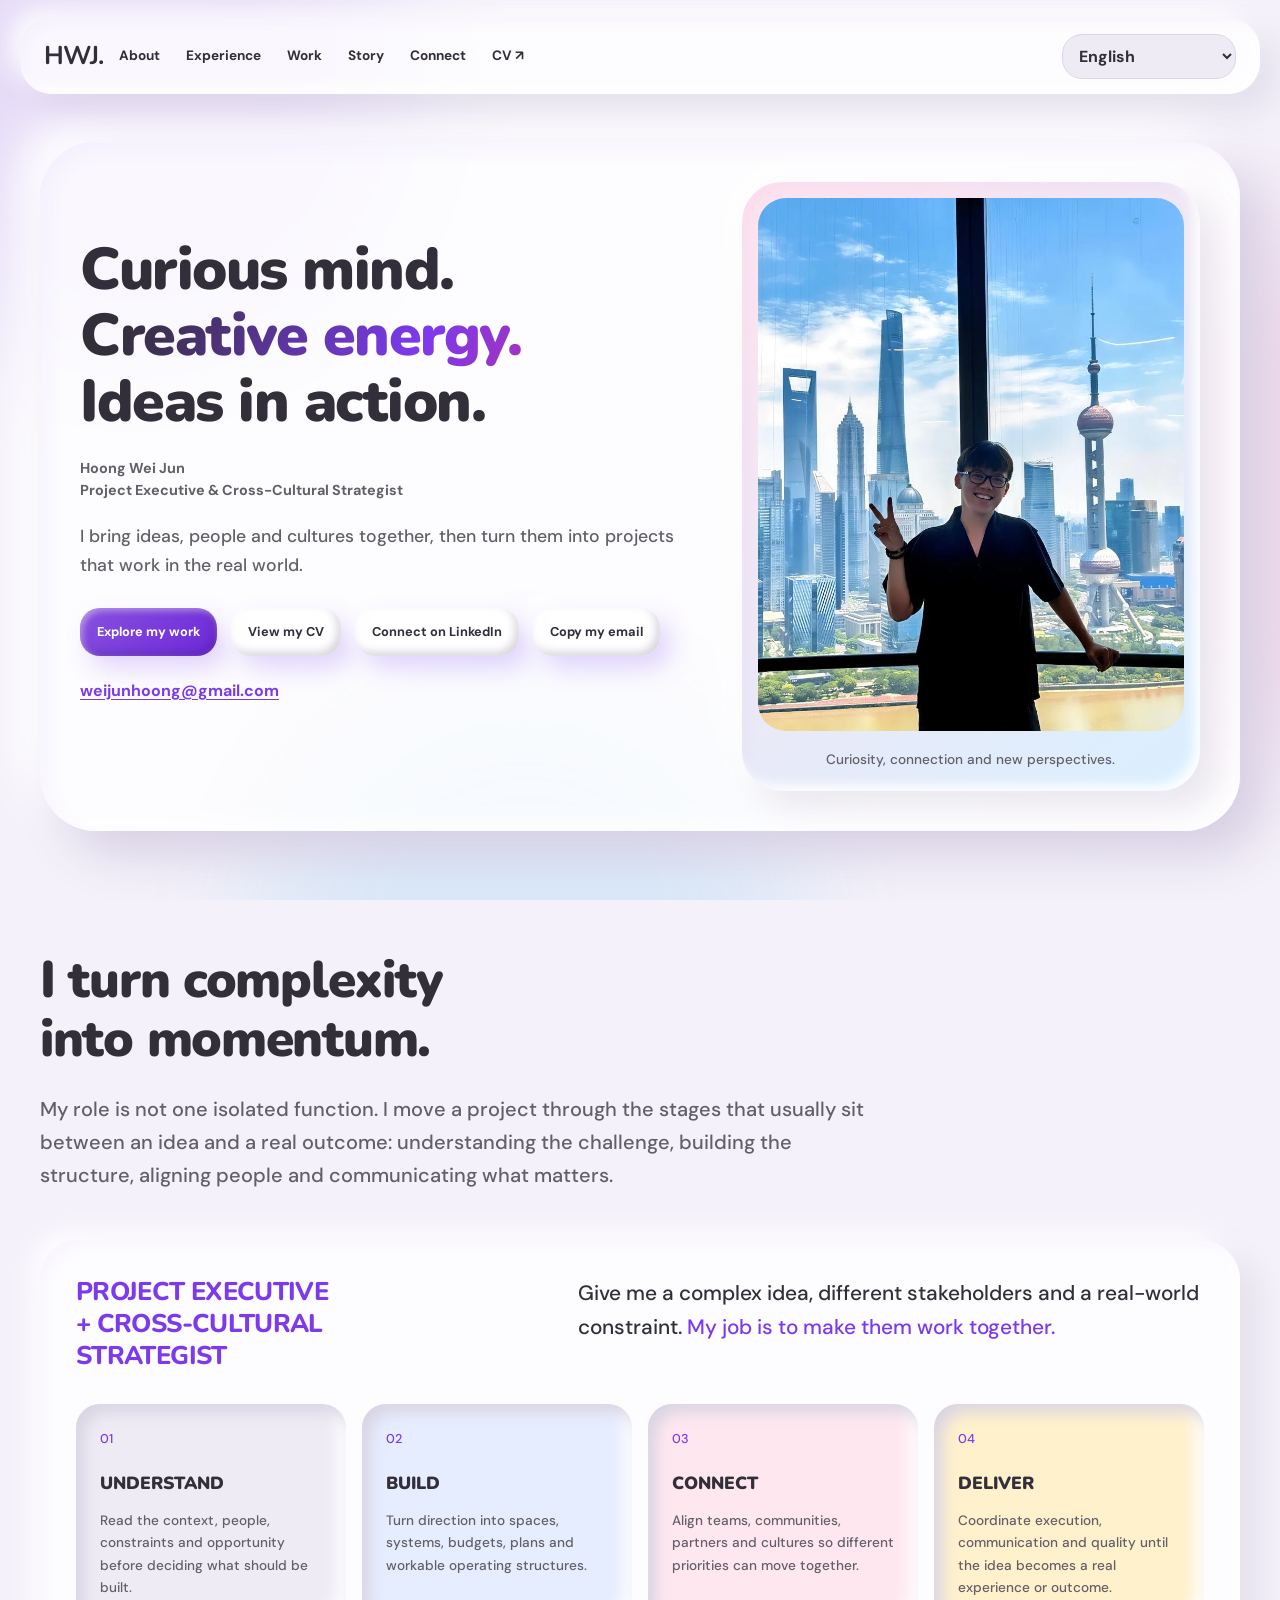
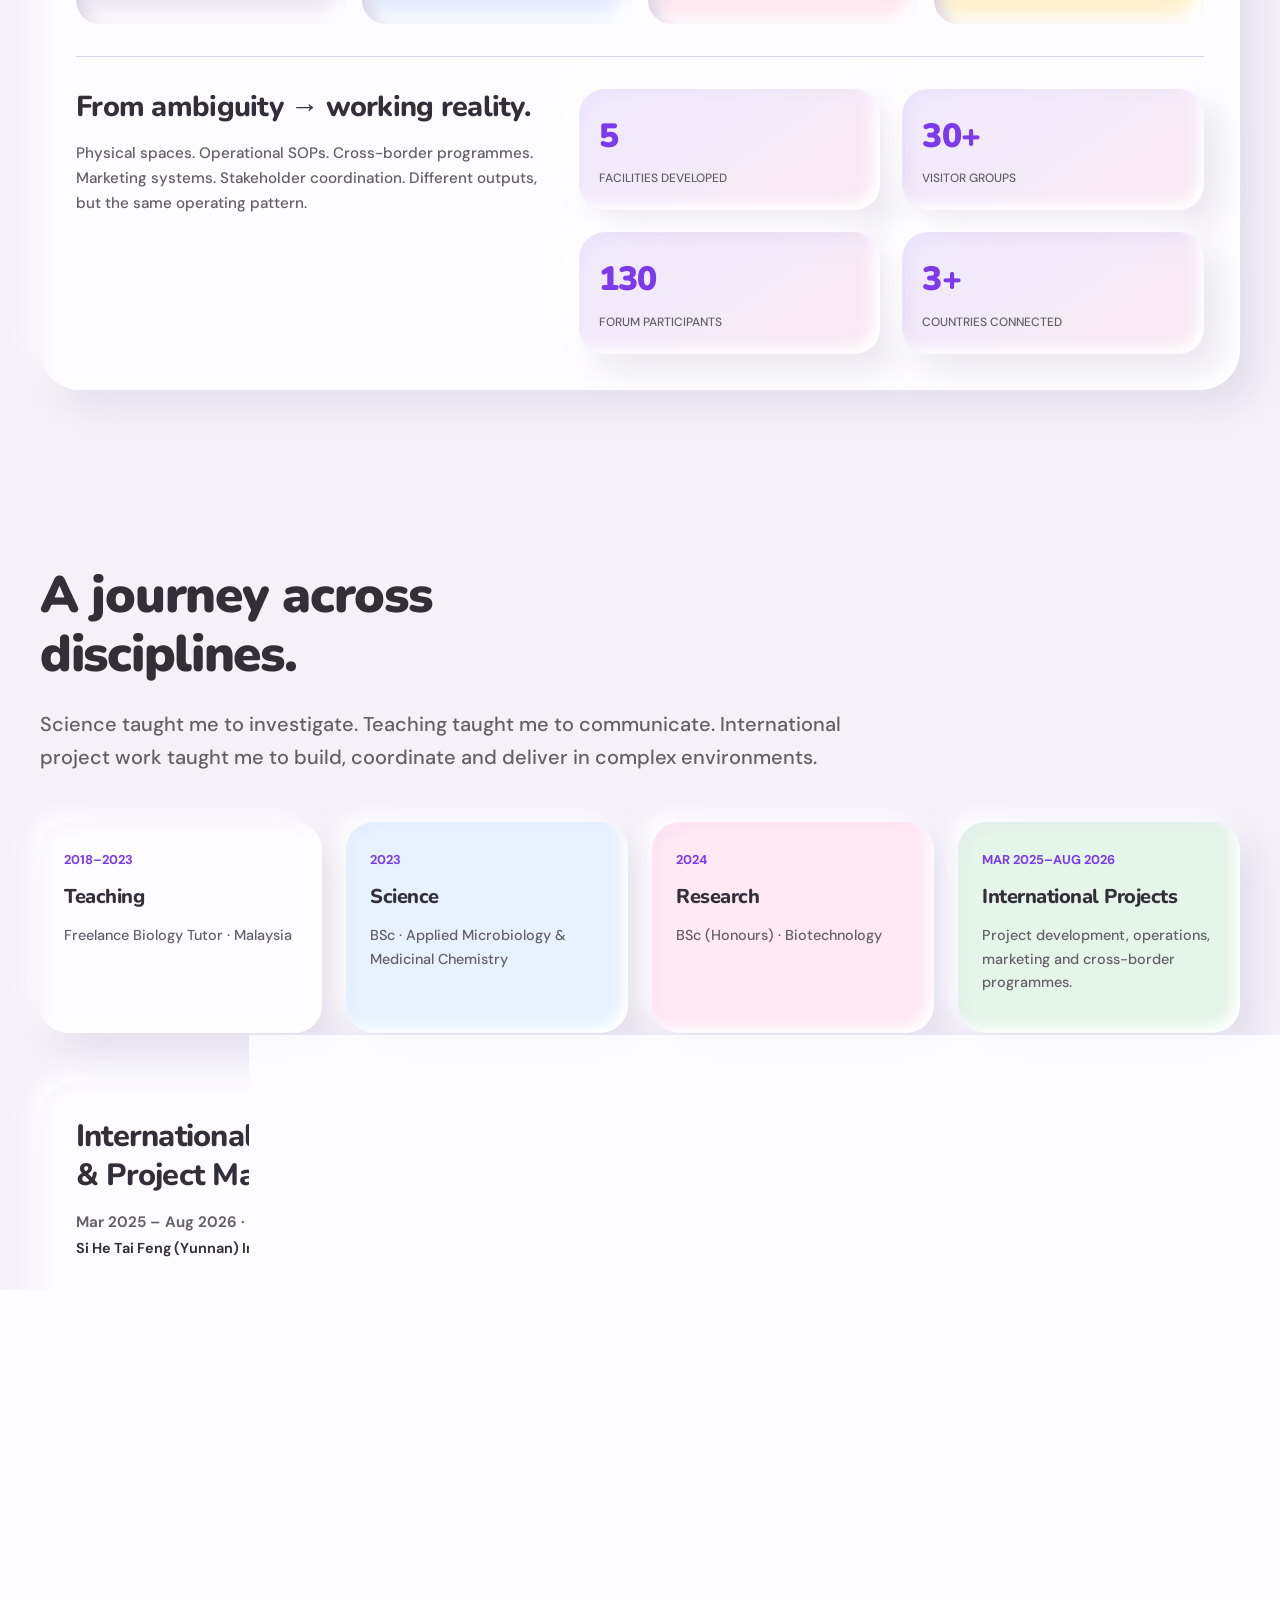
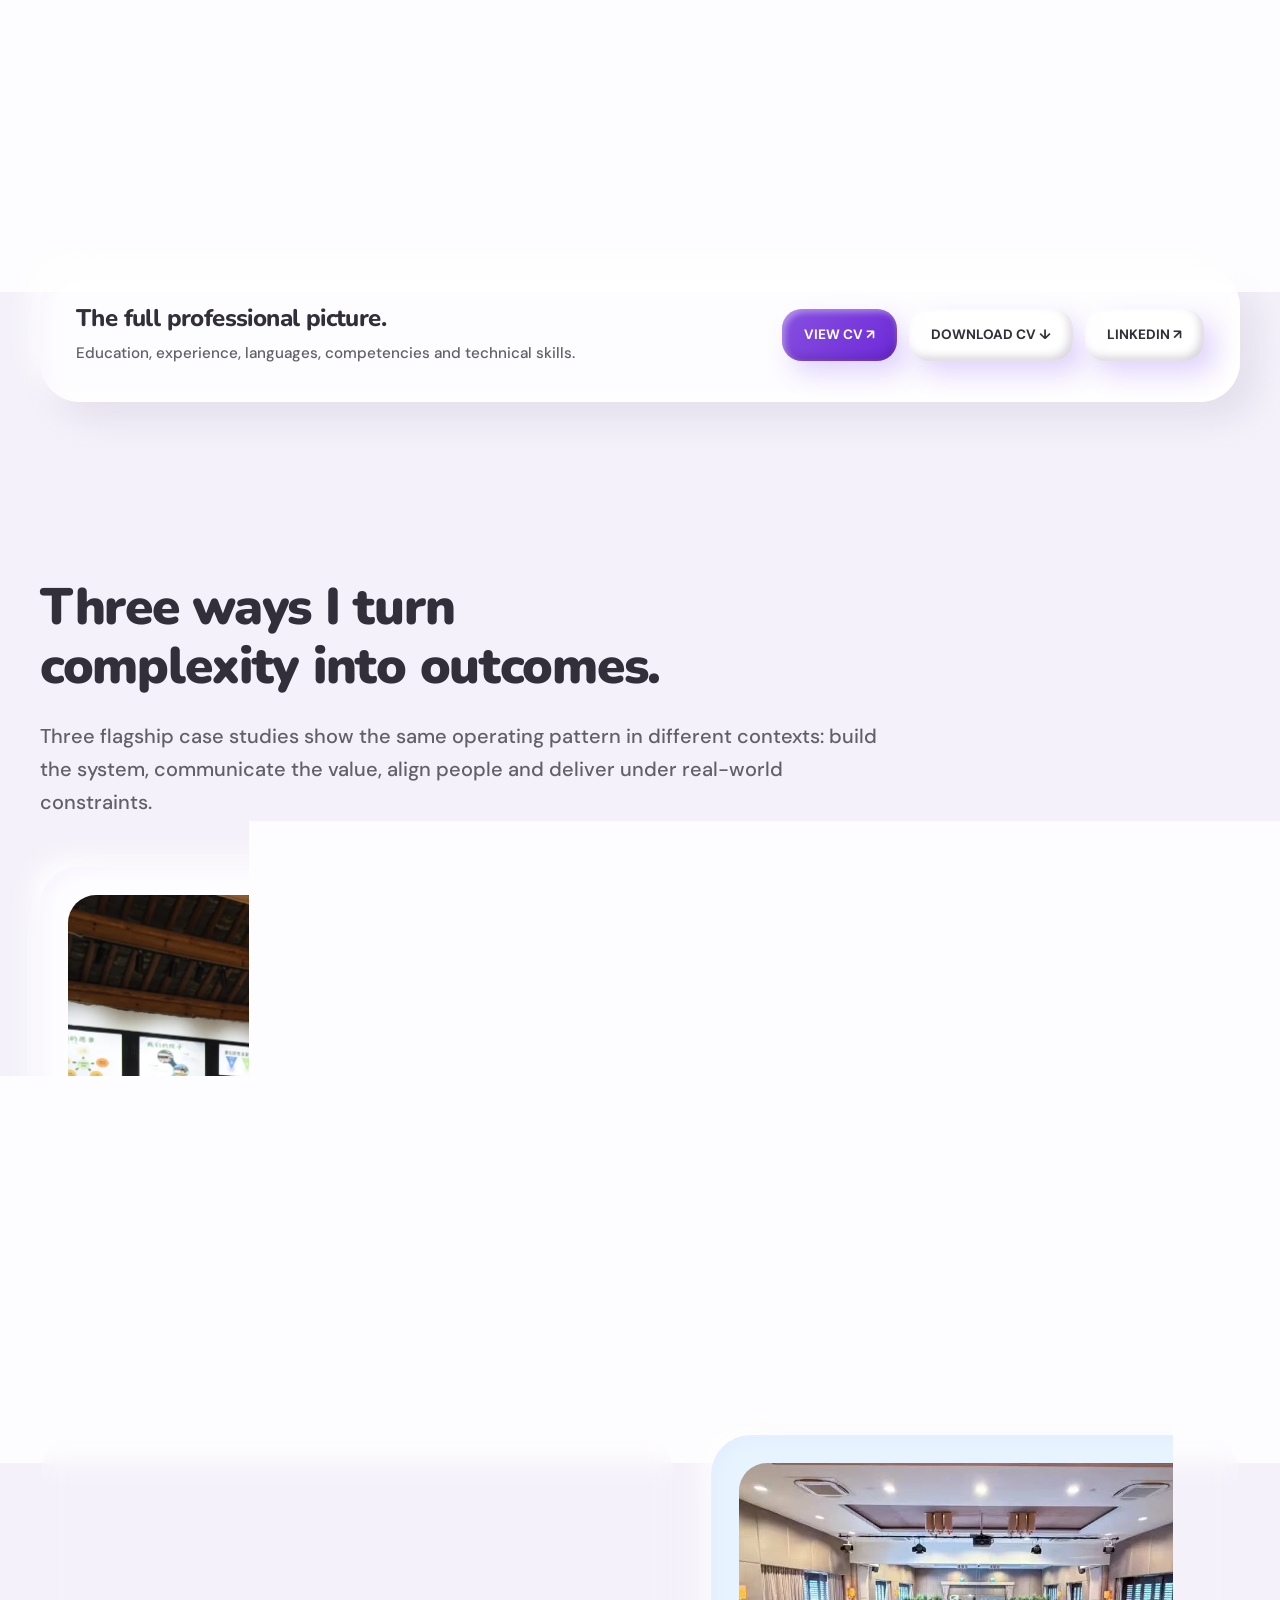
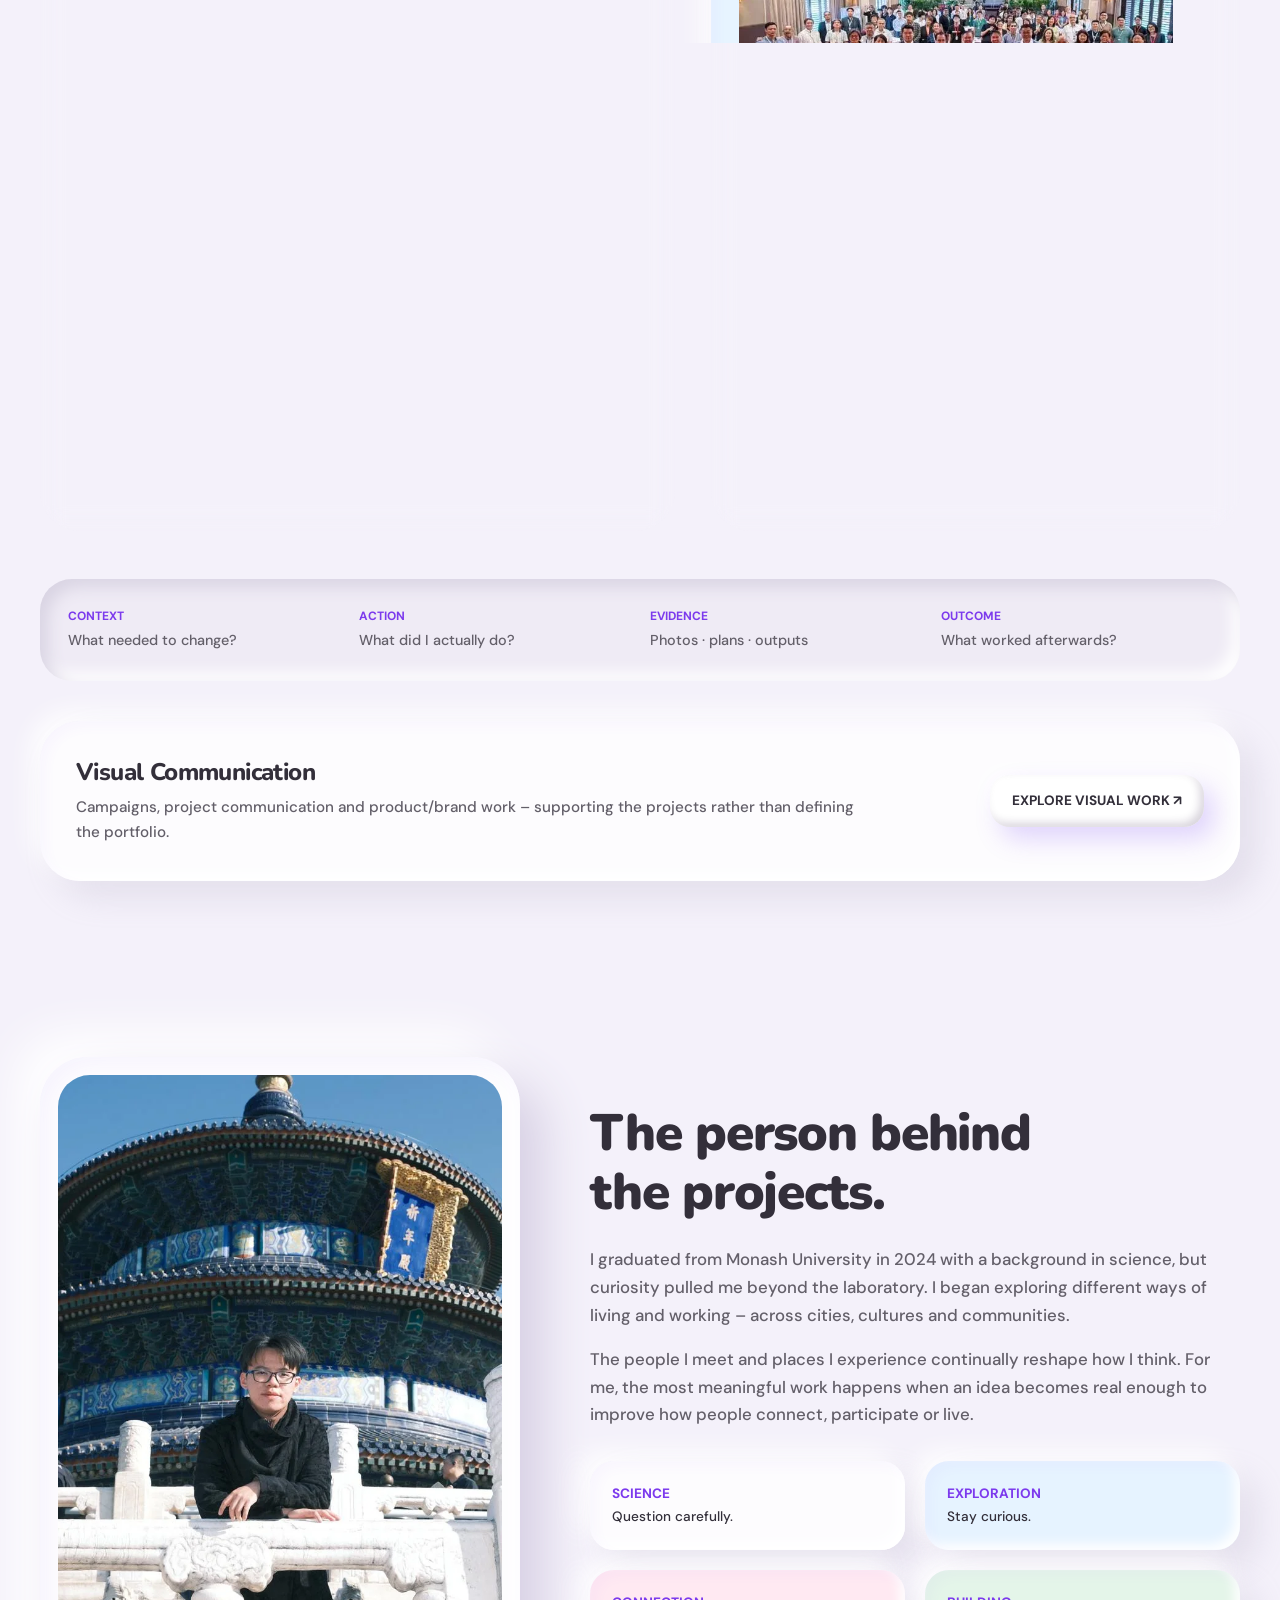
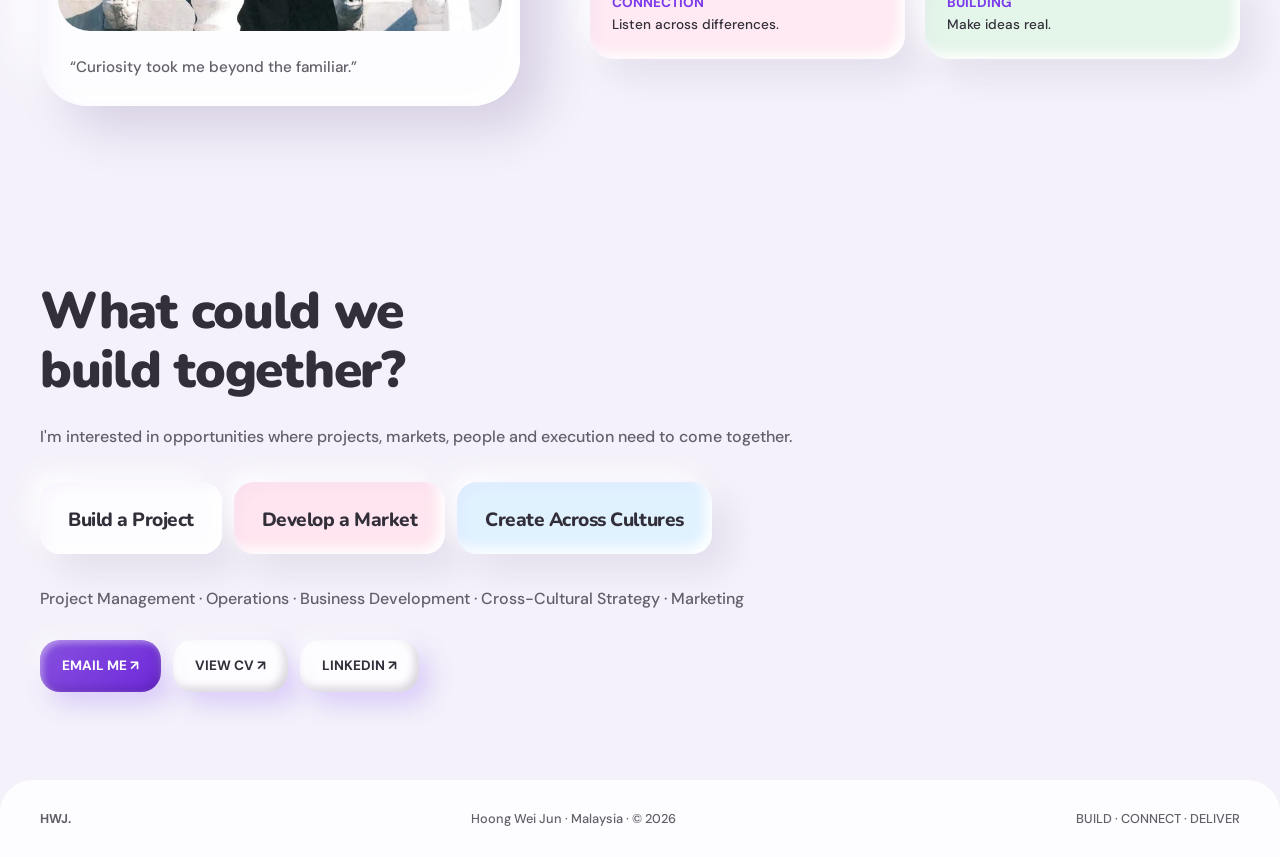
<file: index.html>
<!doctype html>
<html lang="en" data-theme="light">
<head>
<meta charset="utf-8">
<meta name="viewport" content="width=device-width,initial-scale=1">
<title>Hoong Wei Jun  –  Build · Connect · Deliver</title>
<meta name="description" content="Hoong Wei Jun  –  Project Executive & Cross-Cultural Strategist. Projects, operations, marketing and international programmes across borders.">
<link rel="canonical" href="https://weijun-20010711.github.io/">
<link rel="icon" href="assets/favicon.svg" type="image/svg+xml">
<meta name="theme-color" content="#f4f1fa">
<meta property="og:type" content="website">
<meta property="og:title" content="Hoong Wei Jun  –  Build · Connect · Deliver">
<meta property="og:description" content="Project Executive & Cross-Cultural Strategist working across projects, operations, marketing and international programmes.">
<meta property="og:url" content="https://weijun-20010711.github.io/">
<meta property="og:image" content="https://weijun-20010711.github.io/assets/images/artistic_materials/jiazi-artwork_project_development.png">
<meta name="twitter:card" content="summary_large_image">
<meta name="twitter:title" content="Hoong Wei Jun  –  Build · Connect · Deliver">
<meta name="twitter:description" content="Project Executive & Cross-Cultural Strategist working across projects, operations, marketing and international programmes.">
<meta name="twitter:image" content="https://weijun-20010711.github.io/assets/images/artistic_materials/jiazi-artwork_project_development.png">
<script type="application/ld+json">{"@context":"https://schema.org","@type":"Person","name":"Hoong Wei Jun","url":"https://weijun-20010711.github.io/","jobTitle":"Project Executive & Cross-Cultural Strategist","sameAs":["https://www.linkedin.com/in/hoong-w-80995b119/"]}</script>
<link rel="stylesheet" href="assets/site.css">


<script src="assets/translations.js" defer></script>
<script src="assets/site.js" defer>
</script>
<script src="assets/i18n.js" defer></script>
<link rel="stylesheet" href="assets/clay.css">
</head>
<body class="home">
<div class="clay-atmosphere" aria-hidden="true"><span class="clay-blob"></span><span class="clay-blob"></span><span class="clay-blob"></span></div>
<a class="skip-link" href="#main">Skip to content</a>
<nav aria-label="Primary navigation">
<div class="wrap">
<a class="brand" href="#top">HWJ.</a>
<div class="links">
<a href="#identity">About</a>
<a href="#experience">Experience</a>
<a href="#work">Work</a>
<a href="#personal">Story</a>
<a href="#contact">Connect</a>
<a class="nav-cv" href="assets/Hoong_Wei_Jun_Master_CV.pdf" target="_blank" rel="noopener">CV ↗</a>
</div>
<details class="mobile-nav">
<summary>Menu</summary>
<div class="links">
<a href="#identity">About</a>
<a href="#experience">Experience</a>
<a href="#work">Work</a>
<a href="#personal">Story</a>
<a href="#contact">Connect</a>
<a class="nav-cv" href="assets/Hoong_Wei_Jun_Master_CV.pdf" target="_blank" rel="noopener">CV ↗</a>
</div>
</details>

<label class="language-switch" hidden>
<span class="language-label">Language</span>
<select id="site-language" name="language">
<option value="en" lang="en">English</option>
<option value="zh-Hans" lang="zh-Hans">中文</option>
<option value="ms" lang="ms">Bahasa Malaysia</option>
</select>
</label>
</div>
</nav>
<main id="main">
<header class="hero immersive-hero" id="top">
  <div class="immersive-content">
    <h1><span>Curious mind.</span><span>Creative energy.</span><span>Ideas in action.</span></h1>
    <p class="hero-person">Hoong Wei Jun<br>Project Executive &amp; Cross-Cultural Strategist</p>
    <p class="hero-introduction">I bring ideas, people and cultures together, then turn them into projects that work in the real world.</p>
    <div class="hero-actions">
      <a class="hero-pill" href="#work">Explore my work</a>
      <a class="hero-pill" href="assets/Hoong_Wei_Jun_Master_CV.pdf" target="_blank" rel="noopener">View my CV</a>
      <a class="hero-pill" href="https://www.linkedin.com/in/hoong-w-80995b119/" target="_blank" rel="noopener">Connect on LinkedIn</a>
      <button class="hero-pill email-copy" type="button" hidden>Copy my email</button>
      <a class="hero-mail" href="mailto:weijunhoong@gmail.com">weijunhoong@gmail.com</a>
    </div>
    <p class="hero-feedback" role="status" aria-live="polite"></p>
  </div>
  <figure class="hero-portrait">
    <img src="assets/previews/2e7ae9102dbe.webp" width="810" height="1080" alt="Hoong Wei Jun smiling in front of the Shanghai skyline" fetchpriority="high" decoding="async">
    <figcaption>Curiosity, connection and new perspectives.</figcaption>
  </figure>
</header>
<section id="identity">
<div class="wrap">
<div class="identity-head">
<div>
<h2 class="section-title">I turn complexity<br>into momentum.</h2>
</div>
<p class="section-intro">My role is not one isolated function. I move a project through the stages that usually sit between an idea and a real outcome: understanding the challenge, building the structure, aligning people and communicating what matters.</p>
</div>
<div class="identity-stage">
<div class="identity-top">
<div class="identity-role">
<h3>PROJECT EXECUTIVE<br>+ CROSS-CULTURAL<br>STRATEGIST</h3>
</div>
<div class="identity-thesis">
<p>Give me a complex idea, different stakeholders and a real-world constraint. <em>My job is to make them work together.</em>
</p>
</div>
</div>
<ol class="operating-flow" id="operatingFlow">
<li class="op">
<span class="op-no">01</span>
<strong>UNDERSTAND</strong>
<p>Read the context, people, constraints and opportunity before deciding what should be built.</p>
<span class="op-arrow">→</span>
</li>
<li class="op">
<span class="op-no">02</span>
<strong>BUILD</strong>
<p>Turn direction into spaces, systems, budgets, plans and workable operating structures.</p>
<span class="op-arrow">→</span>
</li>
<li class="op">
<span class="op-no">03</span>
<strong>CONNECT</strong>
<p>Align teams, communities, partners and cultures so different priorities can move together.</p>
<span class="op-arrow">→</span>
</li>
<li class="op">
<span class="op-no">04</span>
<strong>DELIVER</strong>
<p>Coordinate execution, communication and quality until the idea becomes a real experience or outcome.</p>
</li>
</ol>
<div class="identity-result">
<div class="result-copy">
<h3>From ambiguity → working reality.</h3>
<p>Physical spaces. Operational SOPs. Cross-border programmes. Marketing systems. Stakeholder coordination. Different outputs, but the same operating pattern.</p>
</div>
<div class="result-proof">
<div class="mini-proof">
<b>5</b>
<span>FACILITIES DEVELOPED</span>
</div>
<div class="mini-proof">
<b>30+</b>
<span>VISITOR GROUPS</span>
</div>
<div class="mini-proof">
<b>130</b>
<span>FORUM PARTICIPANTS</span>
</div>
<div class="mini-proof">
<b>3+</b>
<span>COUNTRIES CONNECTED</span>
</div>
</div>
</div>
</div>
</div>
</section>
<section id="experience">
<div class="wrap">
<div class="experience-head">
<div>
<h2 class="section-title">A journey across<br>disciplines.</h2>
</div>
<p class="section-intro">Science taught me to investigate. Teaching taught me to communicate. International project work taught me to build, coordinate and deliver in complex environments.</p>
</div>
<div class="journey-track">
<div class="era">
<span class="year">2018–2023</span>
<h3>Teaching</h3>
<p>Freelance Biology Tutor · Malaysia</p>
</div>
<div class="era">
<span class="year">2023</span>
<h3>Science</h3>
<p>BSc · Applied Microbiology & Medicinal Chemistry</p>
</div>
<div class="era">
<span class="year">2024</span>
<h3>Research</h3>
<p>BSc (Honours) · Biotechnology</p>
</div>
<div class="era">
<span class="year">MAR 2025–AUG 2026</span>
<h3>International Projects</h3>
<p>Project development, operations, marketing and cross-border programmes.</p>
</div>
</div>
<div class="career-chapter">
<div class="chapter-head">
<div>
<h3>International Marketing & Project Manager</h3>
<p class="context">Mar 2025  –  Aug 2026 · Lijiang, China</p>
<b>Si He Tai Feng (Yunnan) International Exchange Pvt. Ltd.</b>
</div>
<p>Core member of a 3-person executive team supporting international investment, sustainable tourism, project development, operations and cross-border communications. My role expanded across three interconnected workstreams rather than three separate jobs.</p>
</div>
<div class="streams">
<div class="stream">
<h4>Project Development & Operations</h4>
<p>Co-led Jiazi Village's 0-to-1 development, including five facilities, operational SOPs, stakeholder coordination and programmes for 30+ international visitor groups.</p>
<div class="tags">
<span>0-to-1</span>
<span>Operations</span>
<span>SOPs</span>
<span>Stakeholders</span>
</div>
</div>
<div class="stream">
<h4>Marketing & Content Operations</h4>
<p>Led a 4-person cross-platform marketing team across WeChat, WeChat Channels and Facebook, coordinating content, bilingual brand communication, QA and an approximately CNY 6,000 marketing budget.</p>
<div class="tags">
<span>Content Strategy</span>
<span>Bilingual QA</span>
<span>Brand</span>
<span>Budget</span>
</div>
</div>
<div class="stream">
<h4>International Programmes & Business Development</h4>
<p>Coordinated China–Malaysia programmes, a 20-person Malaysian delegation, Penang cultural engagement and a 130-participant international forum at Singapore Polytechnic.</p>
<div class="tags">
<span>Programmes</span>
<span>Delegations</span>
<span>BD</span>
<span>Delivery</span>
</div>
</div>
</div>
</div>
<div class="cvbar">
<div>
<h3>The full professional picture.</h3>
<p>Education, experience, languages, competencies and technical skills.</p>
</div>
<div class="cv-actions">
<a class="smallbtn primary" href="assets/Hoong_Wei_Jun_Master_CV.pdf" target="_blank" rel="noopener">VIEW CV ↗</a>
<a class="smallbtn" href="assets/Hoong_Wei_Jun_Master_CV.pdf" download>DOWNLOAD CV ↓</a>
<a class="smallbtn" href="https://www.linkedin.com/in/hoong-w-80995b119/" target="_blank" rel="noopener">LINKEDIN ↗</a>
</div>
</div>
</div>
</section>
<section id="work">
<div class="wrap">
<div class="work-head">
<div>
<h2 class="section-title">Three ways I turn<br>complexity into outcomes.</h2>
</div>
<p class="section-intro">Three flagship case studies show the same operating pattern in different contexts: build the system, communicate the value, align people and deliver under real-world constraints.</p>
</div>
<div class="work-editorial">
<a class="work-card" href="projects/jiazi-village.html">
<div class="work-art">
<img src="assets/previews/578645902534.webp" loading="lazy" decoding="async" alt="Completed cultural hub at Jiazi Village" width="7360" height="4912">
</div>
<div class="work-meta">
<h3>Jiazi Village</h3>
<p class="context">BUILD + OPERATE</p>
<p class="work-role">Project Development & Operations</p>
<span class="project-action">View case study</span>
</div>
</a>
<a class="work-card" href="projects/jiazi-marketing.html">
<div class="work-art">
<img src="assets/previews/6485ade9ff8c.webp" loading="lazy" decoding="async" alt="Published Jiazi Village courtyard story cover" width="945" height="709">
</div>
<div class="work-meta">
<h3>Content Engine</h3>
<p class="context">COMMUNICATE</p>
<p class="work-role">Marketing & Content Operations</p>
<span class="project-action">View case study</span>
</div>
</a>
<a class="work-card" href="projects/hanwang-forum.html">
<div class="work-art">
<img src="assets/previews/f5920736235a.webp" loading="lazy" decoding="async" alt="Participants gathered at the Hanwang Forum" width="1080" height="607">
</div>
<div class="work-meta">
<h3>Cross-Border Events & Forums</h3>
<p class="context">CONNECT + DELIVER</p>
<p class="work-role">China · Singapore · Malaysia</p>
<span class="project-action">View case study</span>
</div>
</a>
</div>
<div class="proof-line">
<div class="proof">
<b>CONTEXT</b>
<span>What needed to change?</span>
</div>
<div class="proof">
<b>ACTION</b>
<span>What did I actually do?</span>
</div>
<div class="proof">
<b>EVIDENCE</b>
<span>Photos · plans · outputs</span>
</div>
<div class="proof">
<b>OUTCOME</b>
<span>What worked afterwards?</span>
</div>
</div>
<div class="design-strip">
<div>
<h3>Visual Communication</h3>
<p>Campaigns, project communication and product/brand work – supporting the projects rather than defining the portfolio.</p>
</div>
<a class="smallbtn" href="projects/designs.html">EXPLORE VISUAL WORK ↗</a>
</div>
</div>
</section>
<section id="personal">
<div class="wrap about-layout">
<div class="about-visual">
<img src="assets/previews/90ead77a2568.webp" loading="lazy" decoding="async" alt="Wei Jun exploring culture and place" width="720" height="1080">
<div class="about-note">“Curiosity took me beyond the familiar.”</div>
</div>
<div class="about-copy">
<h2 class="section-title">The person behind<br>the projects.</h2>
<p>I graduated from Monash University in 2024 with a background in science, but curiosity pulled me beyond the laboratory. I began exploring different ways of living and working – across cities, cultures and communities.</p>
<p>The people I meet and places I experience continually reshape how I think. For me, the most meaningful work happens when an idea becomes real enough to improve how people connect, participate or live.</p>
<div class="values">
<div class="value">
<b>SCIENCE</b>
<span>Question carefully.</span>
</div>
<div class="value">
<b>EXPLORATION</b>
<span>Stay curious.</span>
</div>
<div class="value">
<b>CONNECTION</b>
<span>Listen across differences.</span>
</div>
<div class="value">
<b>BUILDING</b>
<span>Make ideas real.</span>
</div>
</div>
</div>
</div>
</section>
<section id="contact" class="contact">
<div class="wrap">
<div >
<h2>What could we<br>build together?</h2>
<p>I'm interested in opportunities where projects, markets, people and execution need to come together.</p>
</div>
<div class="contact-grid">
<a class="contact-path" href="mailto:weijunhoong@gmail.com?subject=Project%20Opportunity">
<h3>Build a Project</h3>
</a>
<a class="contact-path" href="mailto:weijunhoong@gmail.com?subject=Business%20Development%20Opportunity">
<h3>Develop a Market</h3>
</a>
<a class="contact-path" href="mailto:weijunhoong@gmail.com?subject=Cross-Cultural%20Collaboration">
<h3>Create Across Cultures</h3>
</a>
</div>
<div class="contact-main">
<p>Project Management · Operations · Business Development · Cross-Cultural Strategy · Marketing</p>
<div class="contact-actions">
<a class="btn primary" href="mailto:weijunhoong@gmail.com">EMAIL ME ↗</a>
<a class="btn" href="assets/Hoong_Wei_Jun_Master_CV.pdf" target="_blank" rel="noopener">VIEW CV ↗</a>
<a class="btn" href="https://www.linkedin.com/in/hoong-w-80995b119/" target="_blank" rel="noopener">LINKEDIN ↗</a>
</div>
</div>
</div>
</section>
<footer>
<div class="wrap foot">
<b>HWJ.</b>
<span>Hoong Wei Jun · Malaysia · © 2026</span>
<span>BUILD · CONNECT · DELIVER</span>
</div>
</footer>
</main>
</body>
</html>
</file>
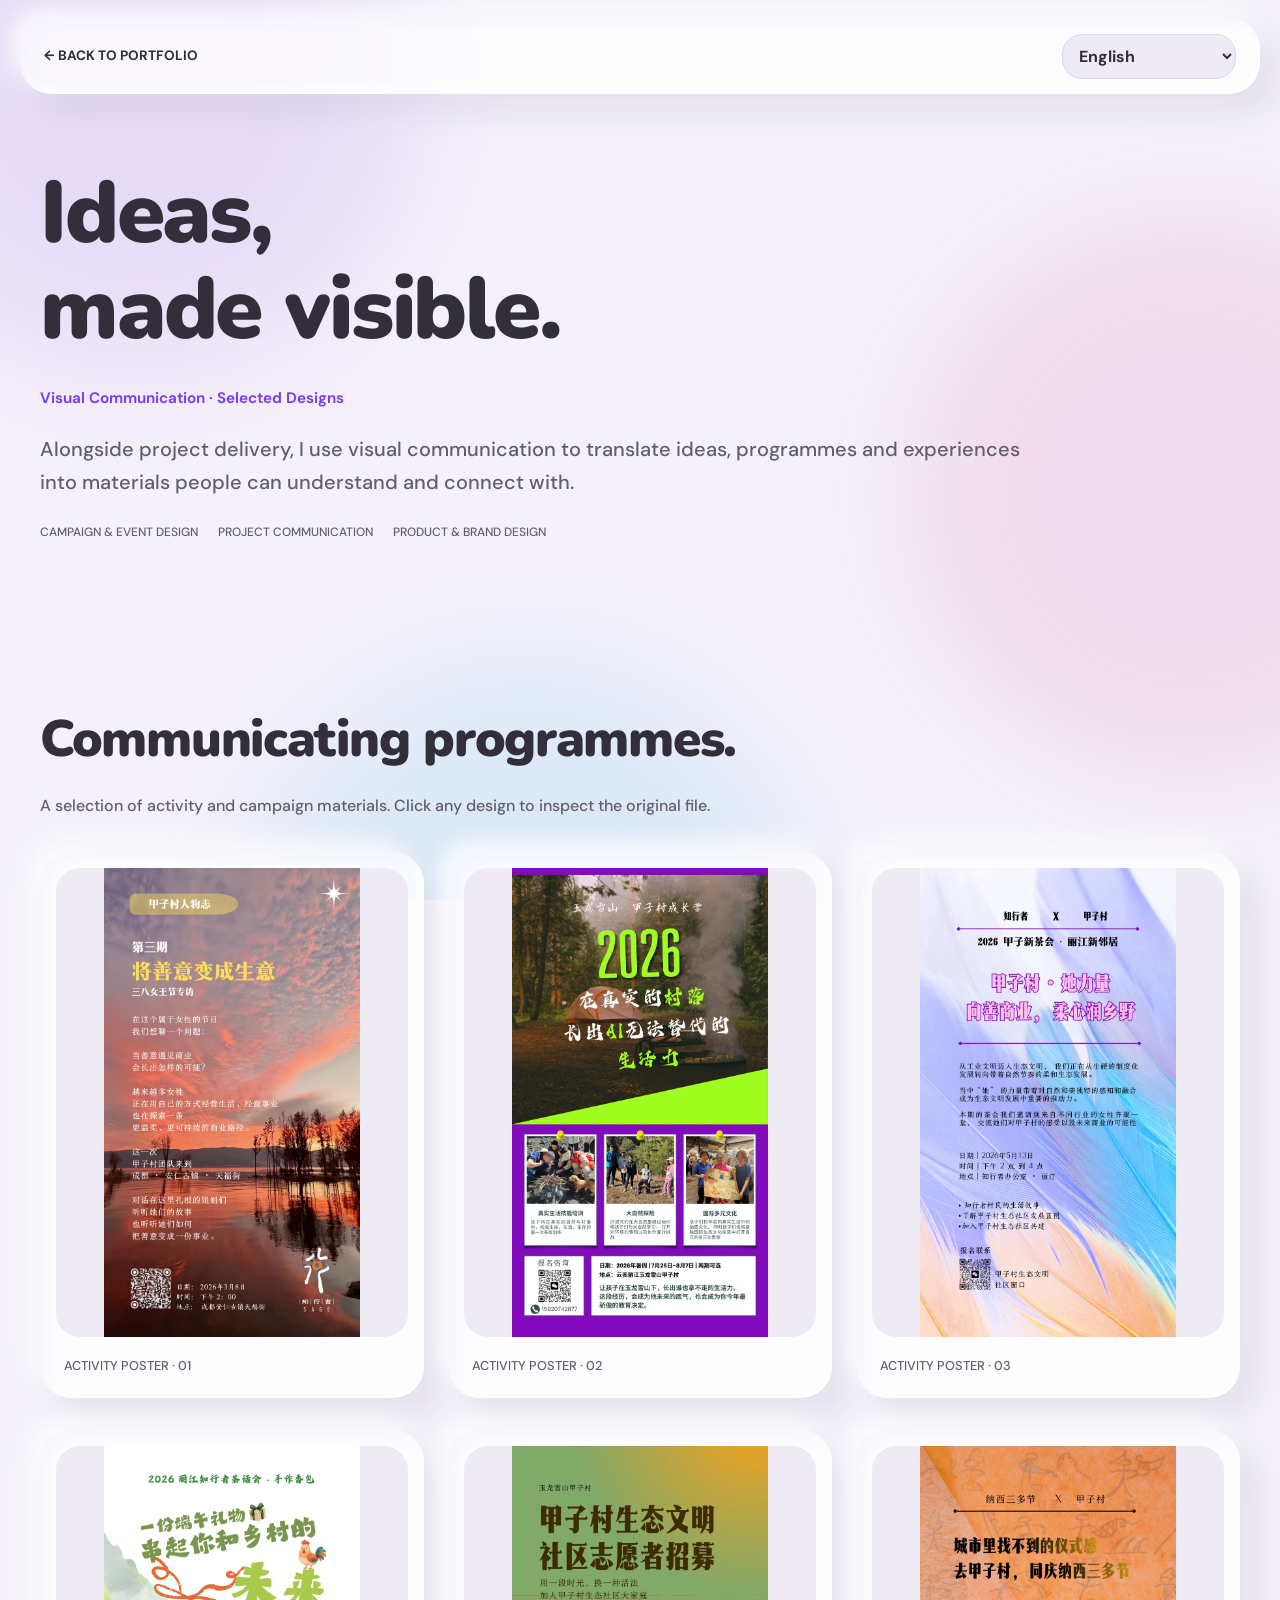
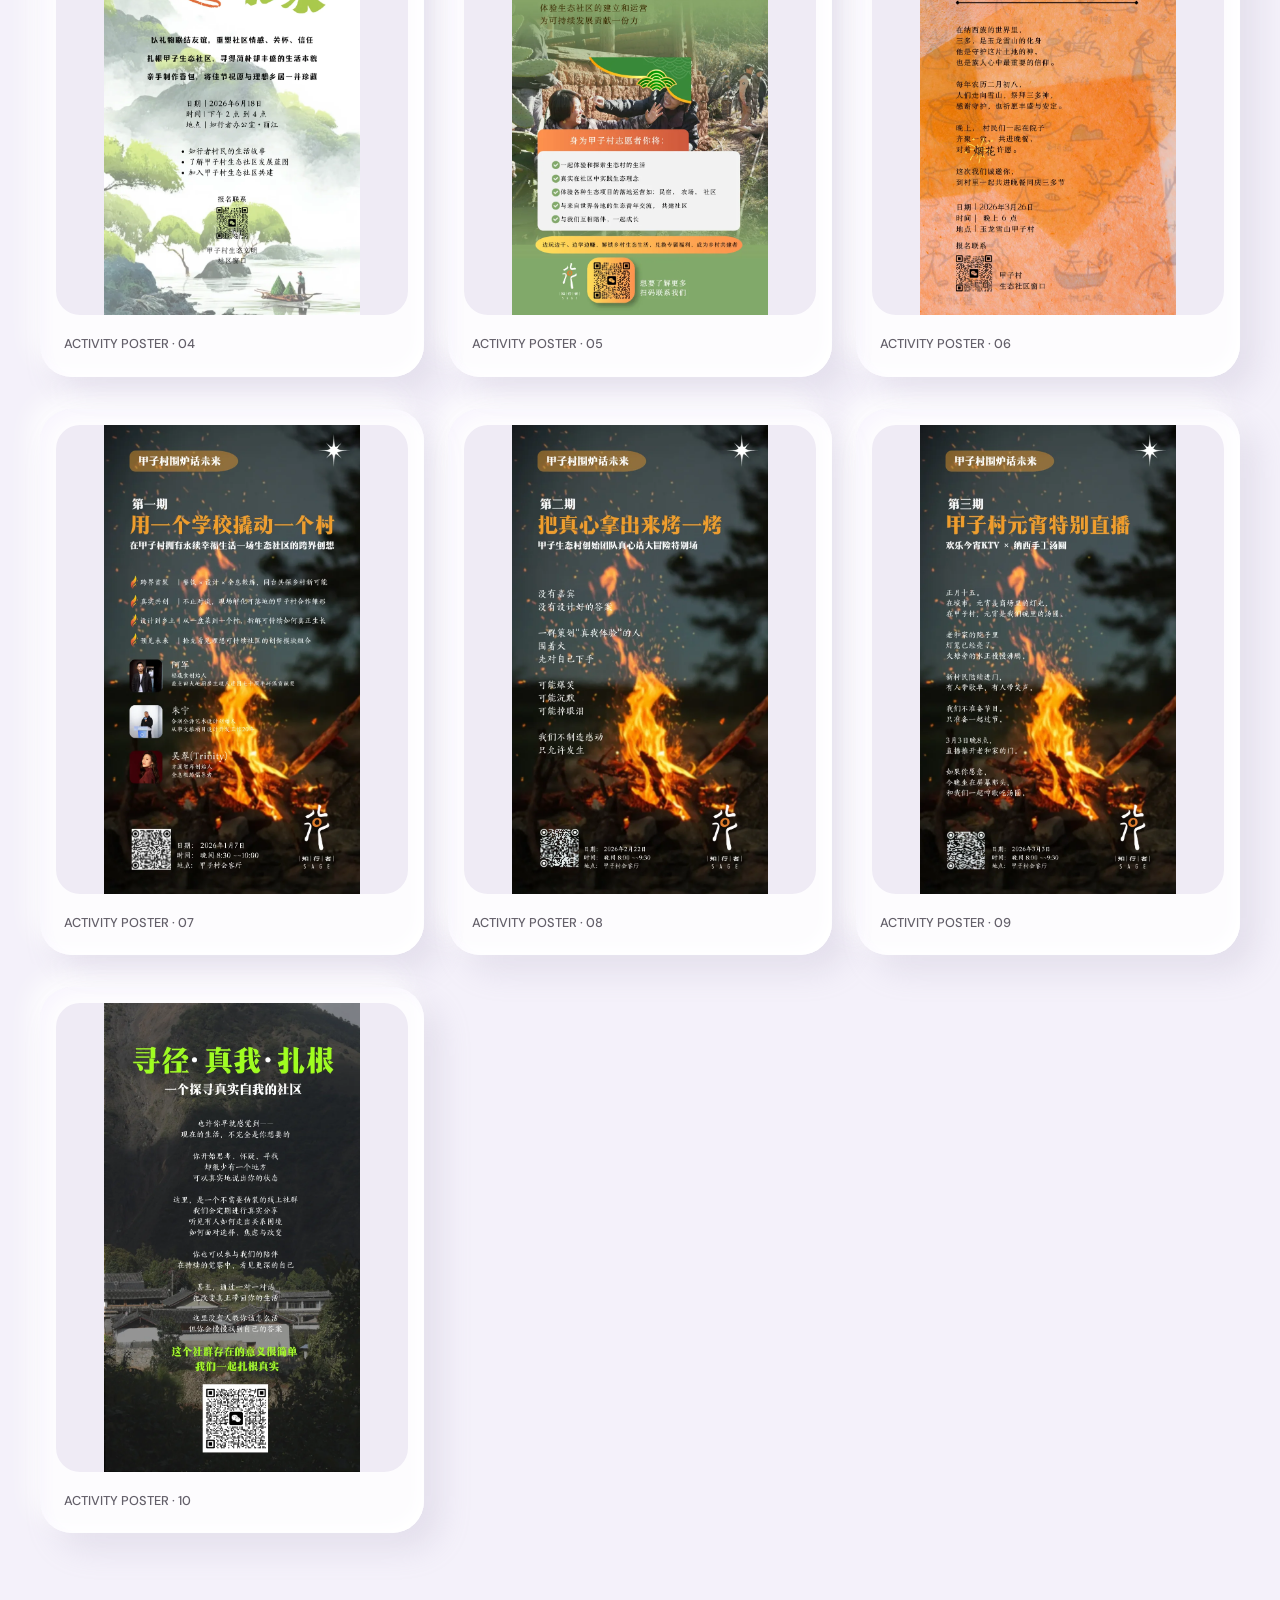
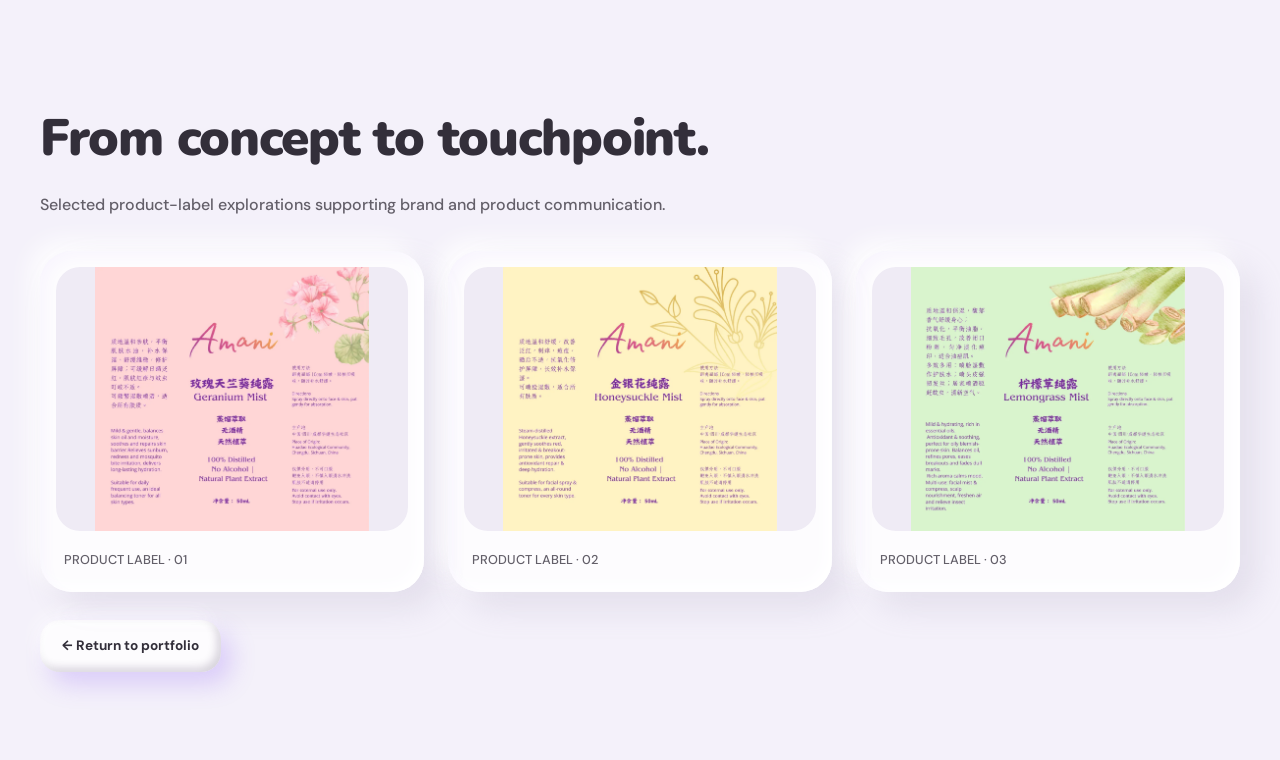
<file: projects/designs.html>
<!doctype html>
<html lang="en" data-theme="light">
<head>
<meta charset="utf-8">
<meta name="viewport" content="width=device-width,initial-scale=1">
<title>Visual Communication  –  Hoong Wei Jun</title>
<link rel="stylesheet" href="../assets/site.css">
<script src="../assets/translations.js" defer></script>
<script src="../assets/site.js" defer>
</script>
<script src="../assets/i18n.js" defer></script>
<link rel="stylesheet" href="../assets/clay.css">
</head>
<body class="designs">
<div class="clay-atmosphere" aria-hidden="true"><span class="clay-blob"></span><span class="clay-blob"></span><span class="clay-blob"></span></div>
<a class="skip-link" href="#main">Skip to content</a>
<nav aria-label="Case study navigation">
<div class="wrap">
<a href="../index.html#work">← BACK TO PORTFOLIO</a>

<label class="language-switch" hidden>
<span class="language-label">Language</span>
<select id="site-language" name="language">
<option value="en" lang="en">English</option>
<option value="zh-Hans" lang="zh-Hans">中文</option>
<option value="ms" lang="ms">Bahasa Malaysia</option>
</select>
</label>
</div>
</nav>
<main id="main">
<section class="hero">
<div class="wrap">
<h1>Ideas,<br>made visible.</h1>
<p class="context">Visual Communication · Selected Designs</p>
<p class="lead">Alongside project delivery, I use visual communication to translate ideas, programmes and experiences into materials people can understand and connect with.</p>
<div class="tags">
<span>CAMPAIGN & EVENT DESIGN</span>
<span>PROJECT COMMUNICATION</span>
<span>PRODUCT & BRAND DESIGN</span>
</div>
</div>
</section>
<section class="section">
<div class="wrap">
<h2>Communicating programmes.</h2>
<p class="note">A selection of activity and campaign materials. Click any design to inspect the original file.</p>
<div class="grid">
<figure class="item">
<a href="../assets/images/my%20designs/activity_poster%2001.png" target="_blank" rel="noopener">
<img src="../assets/previews/9186393074c6.webp" alt="Activity poster 01" loading="lazy" width="1080" height="1980">
</a>
<figcaption>ACTIVITY POSTER · 01</figcaption>
</figure>
<figure class="item">
<a href="../assets/images/my%20designs/activity_poster%2002.png" target="_blank" rel="noopener">
<img src="../assets/previews/aa5df74401f4.webp" alt="Activity poster 02" loading="lazy" width="1080" height="1980">
</a>
<figcaption>ACTIVITY POSTER · 02</figcaption>
</figure>
<figure class="item">
<a href="../assets/images/my%20designs/activity_poster%2003.png" target="_blank" rel="noopener">
<img src="../assets/previews/4a5b42b3b8a5.webp" alt="Activity poster 03" loading="lazy" width="1080" height="1980">
</a>
<figcaption>ACTIVITY POSTER · 03</figcaption>
</figure>
<figure class="item">
<a href="../assets/images/my%20designs/activity_poster%2004.png" target="_blank" rel="noopener">
<img src="../assets/previews/ba5c0090e5e5.webp" alt="Activity poster 04" loading="lazy" width="1080" height="1980">
</a>
<figcaption>ACTIVITY POSTER · 04</figcaption>
</figure>
<figure class="item">
<a href="../assets/images/my%20designs/activity_poster%2005.png" target="_blank" rel="noopener">
<img src="../assets/previews/cfc366f3d3bf.webp" alt="Activity poster 05" loading="lazy" width="1080" height="1980">
</a>
<figcaption>ACTIVITY POSTER · 05</figcaption>
</figure>
<figure class="item">
<a href="../assets/images/my%20designs/activity_poster%2006.png" target="_blank" rel="noopener">
<img src="../assets/previews/446f77cf432b.webp" alt="Activity poster 06" loading="lazy" width="1080" height="1980">
</a>
<figcaption>ACTIVITY POSTER · 06</figcaption>
</figure>
<figure class="item">
<a href="../assets/images/my%20designs/activity_poster%2007.png" target="_blank" rel="noopener">
<img src="../assets/previews/772b78cb8b17.webp" alt="Activity poster 07" loading="lazy" width="1080" height="1980">
</a>
<figcaption>ACTIVITY POSTER · 07</figcaption>
</figure>
<figure class="item">
<a href="../assets/images/my%20designs/activity_poster%2008.png" target="_blank" rel="noopener">
<img src="../assets/previews/69367438e9bb.webp" alt="Activity poster 08" loading="lazy" width="1080" height="1980">
</a>
<figcaption>ACTIVITY POSTER · 08</figcaption>
</figure>
<figure class="item">
<a href="../assets/images/my%20designs/activity_poster%2009.png" target="_blank" rel="noopener">
<img src="../assets/previews/a53ff2f54f3d.webp" alt="Activity poster 09" loading="lazy" width="1080" height="1980">
</a>
<figcaption>ACTIVITY POSTER · 09</figcaption>
</figure>
<figure class="item">
<a href="../assets/images/my%20designs/activity_poster%2010.png" target="_blank" rel="noopener">
<img src="../assets/previews/524a632b4d6b.webp" alt="Activity poster 10" loading="lazy" width="1080" height="1980">
</a>
<figcaption>ACTIVITY POSTER · 10</figcaption>
</figure>
</div>
</div>
</section>
<section class="section">
<div class="wrap">
<h2>From concept to touchpoint.</h2>
<p class="note">Selected product-label explorations supporting brand and product communication.</p>
<div class="grid">
<figure class="item wide">
<a href="../assets/images/my%20designs/product_label%20design%2001.png" target="_blank" rel="noopener">
<img src="../assets/previews/44edfbb896d8.webp" alt="Product label design 01" loading="lazy" width="1113" height="1075">
</a>
<figcaption>PRODUCT LABEL · 01</figcaption>
</figure>
<figure class="item wide">
<a href="../assets/images/my%20designs/product_label%20design%2002.png" target="_blank" rel="noopener">
<img src="../assets/previews/e73fad9a3e47.webp" alt="Product label design 02" loading="lazy" width="1113" height="1075">
</a>
<figcaption>PRODUCT LABEL · 02</figcaption>
</figure>
<figure class="item wide">
<a href="../assets/images/my%20designs/product_label%20design%2003.png" target="_blank" rel="noopener">
<img src="../assets/previews/65a8b2821399.webp" alt="Product label design 03" loading="lazy" width="1113" height="1075">
</a>
<figcaption>PRODUCT LABEL · 03</figcaption>
</figure>
</div>
<a class="back" href="../index.html#work">← Return to portfolio</a>
</div>
</section>
</main>
</body>
</html>
</file>
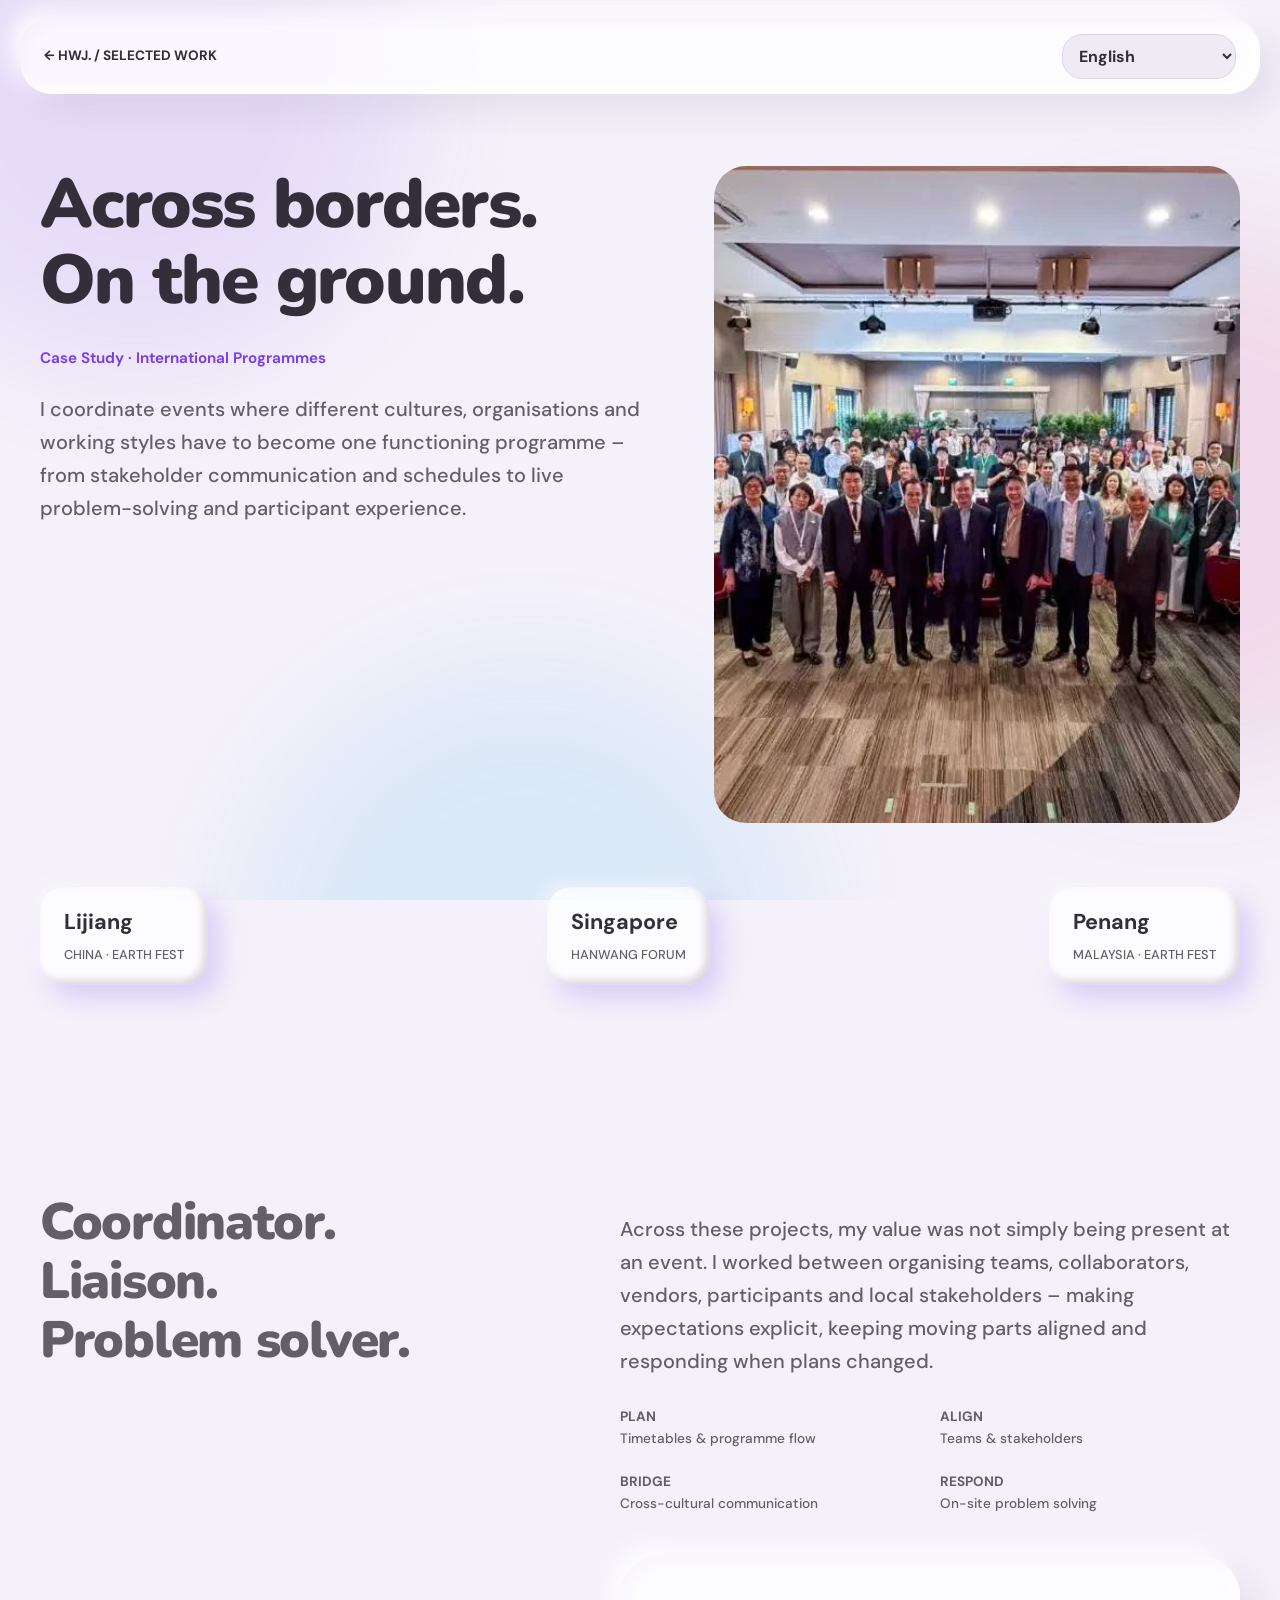
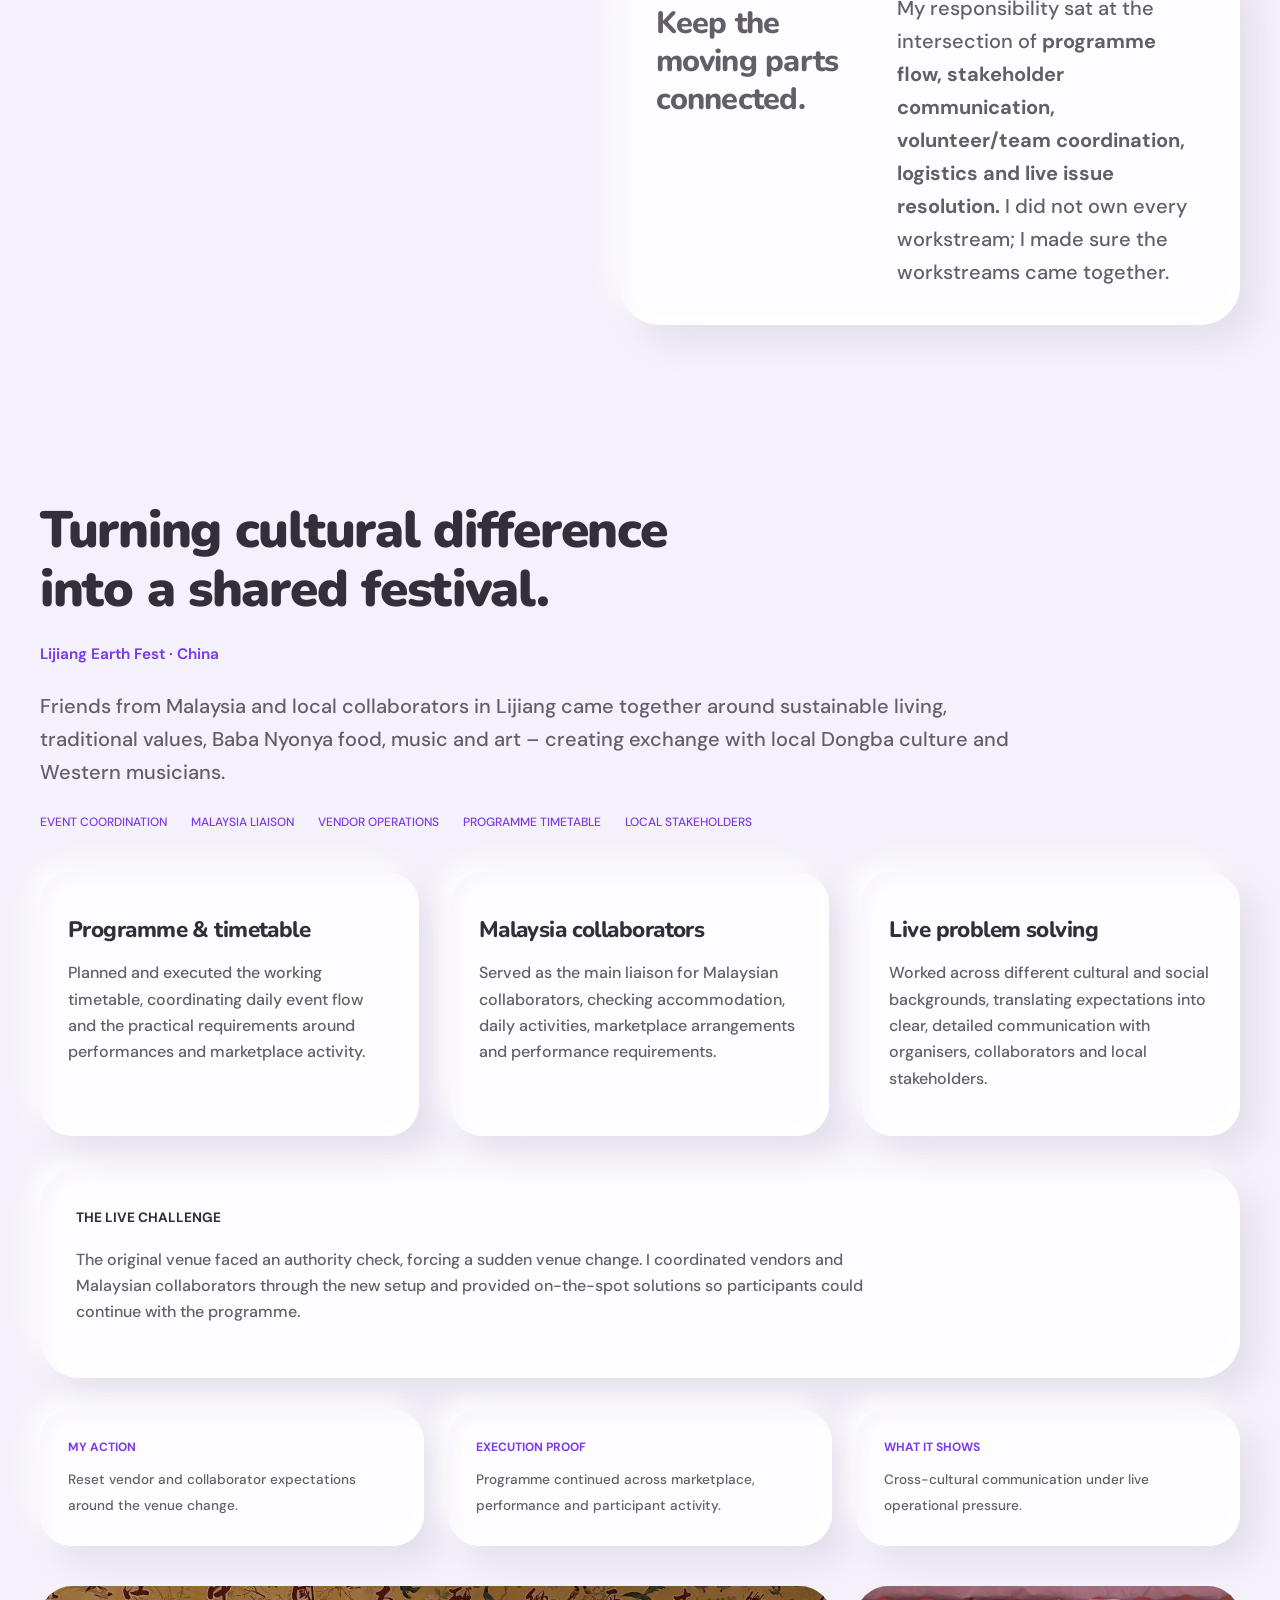
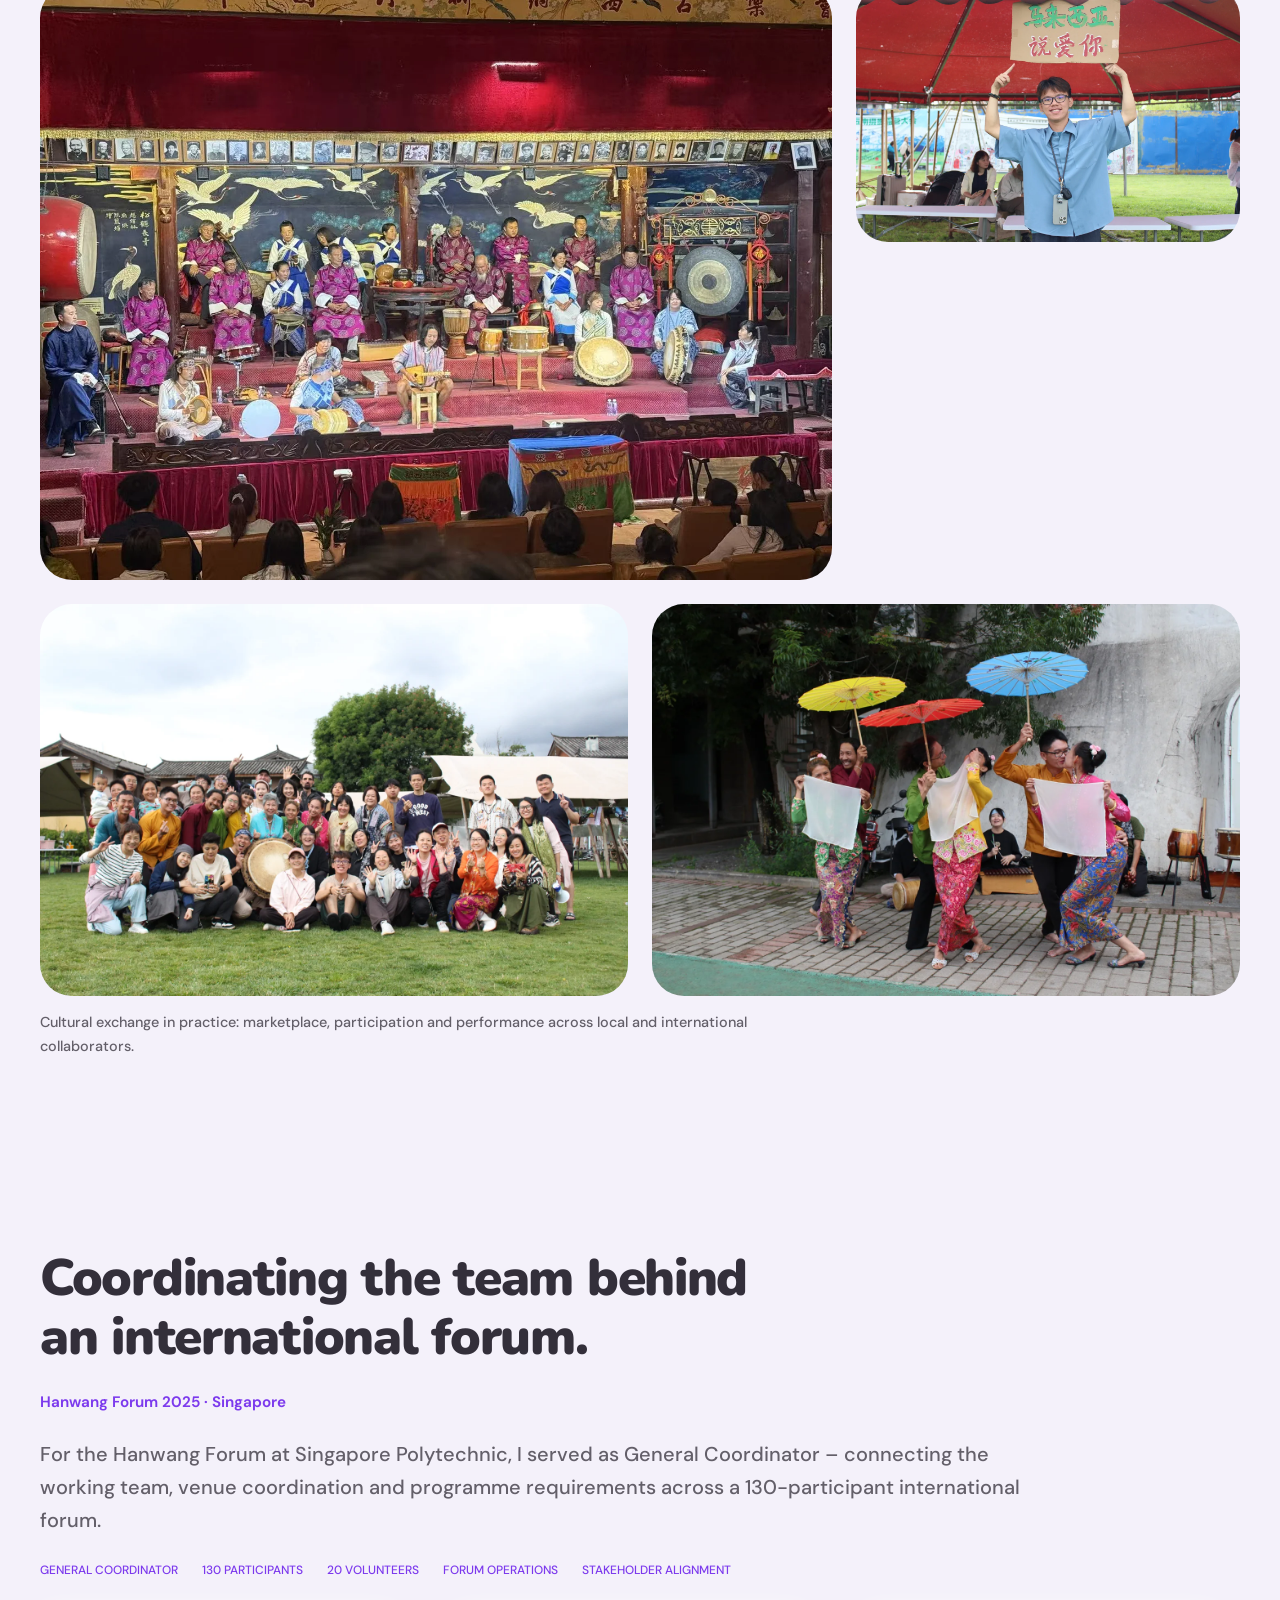
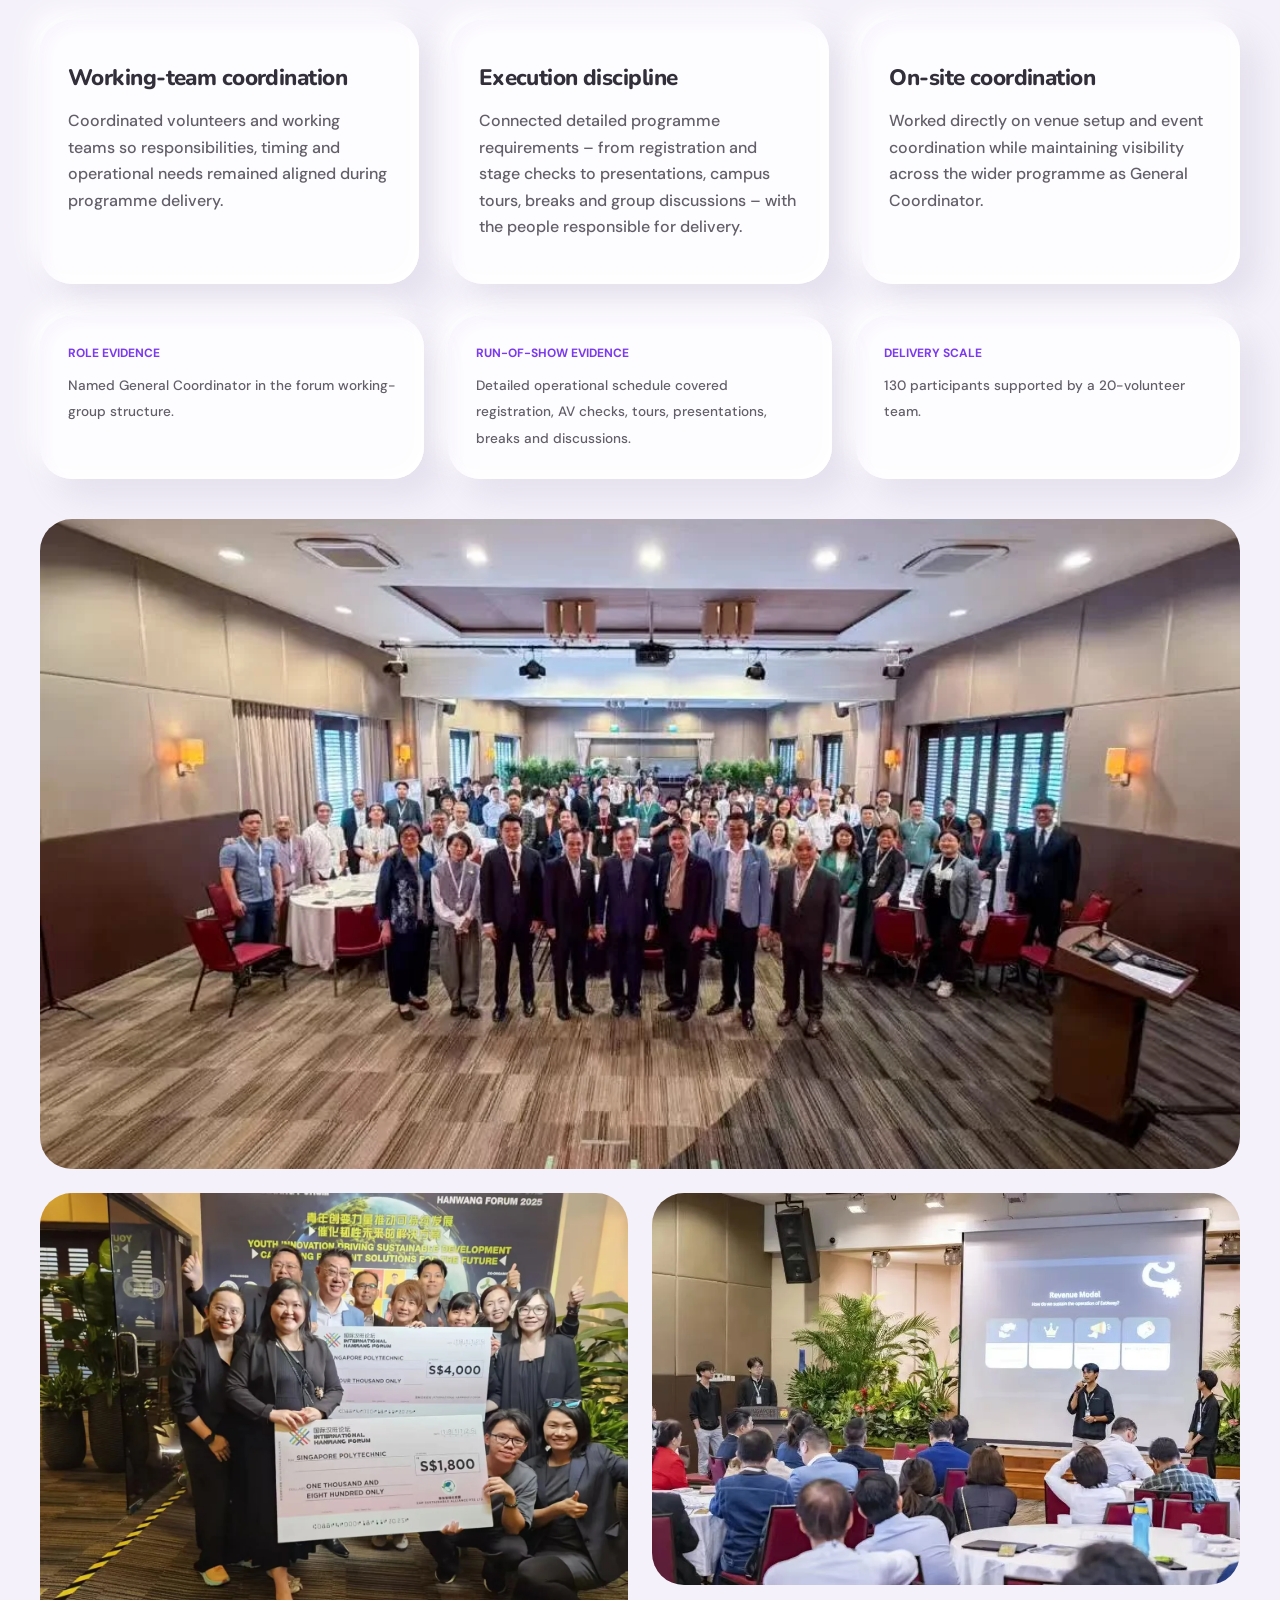
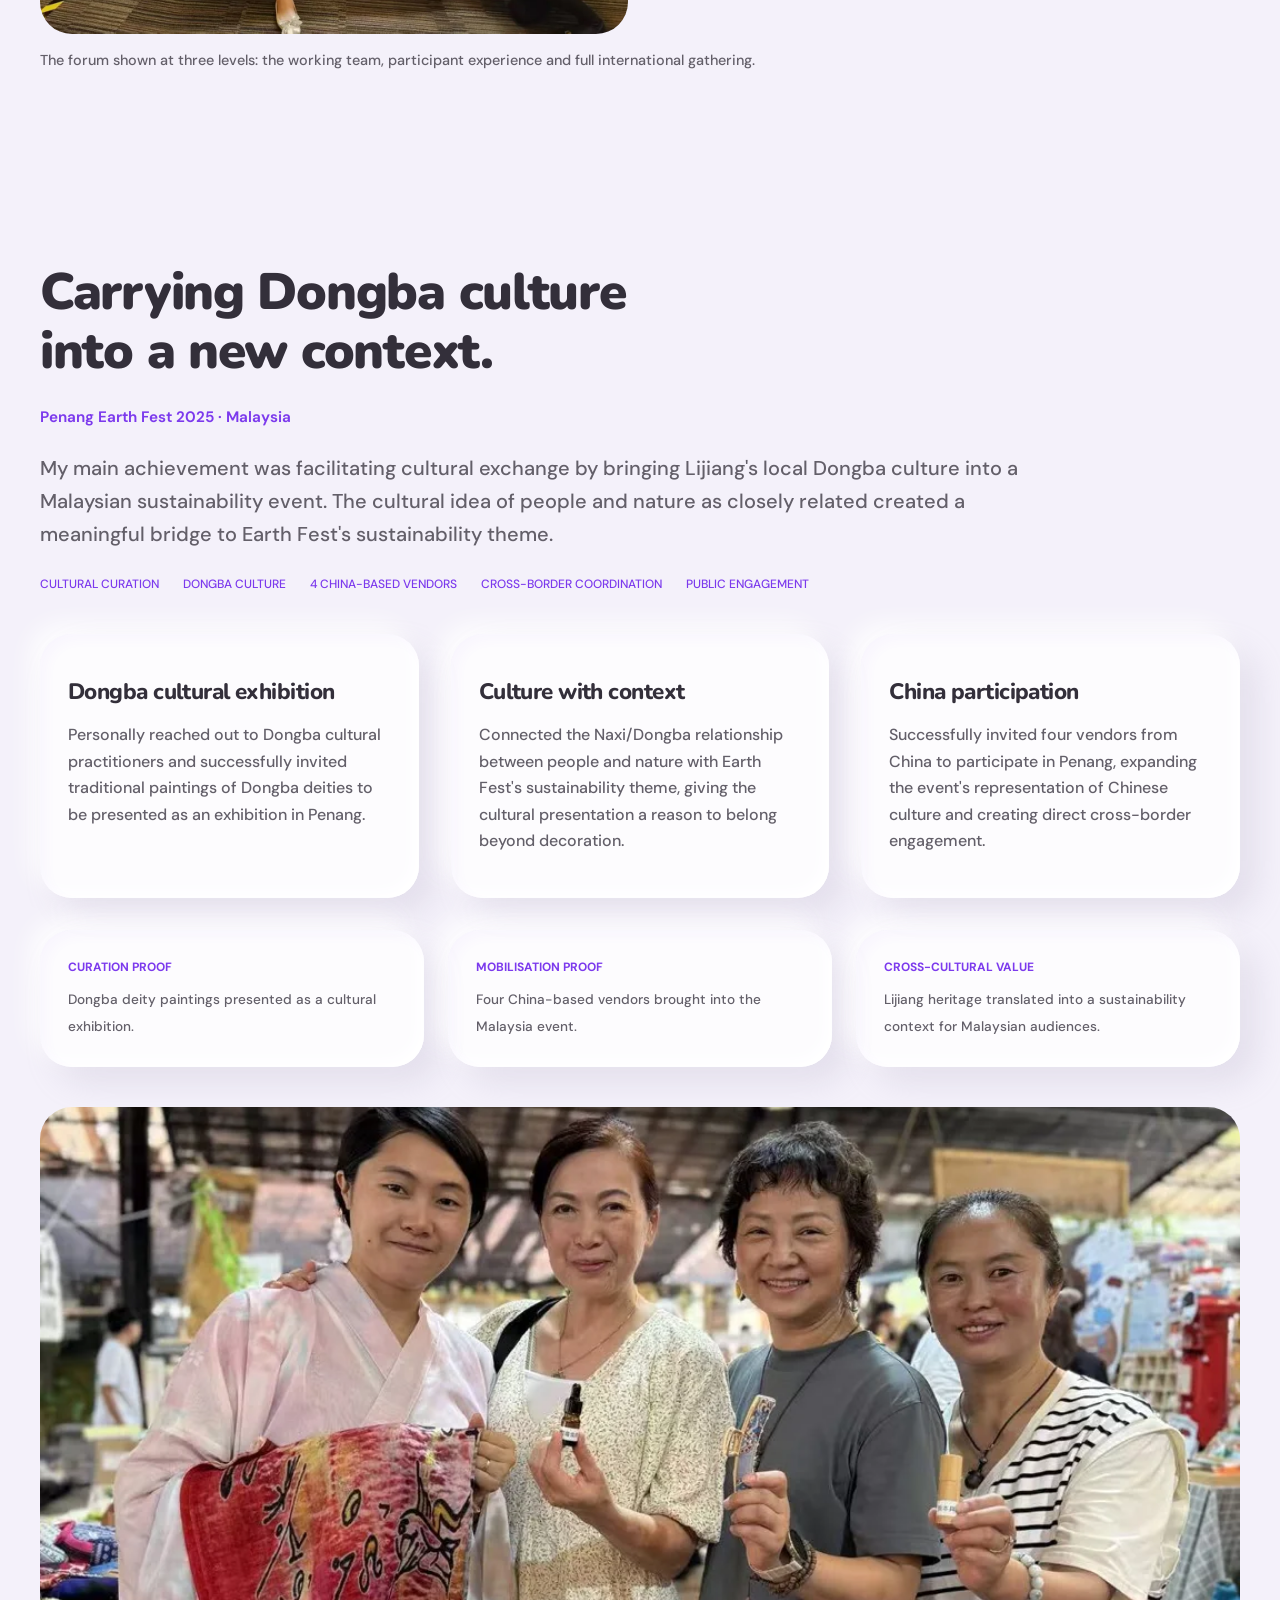
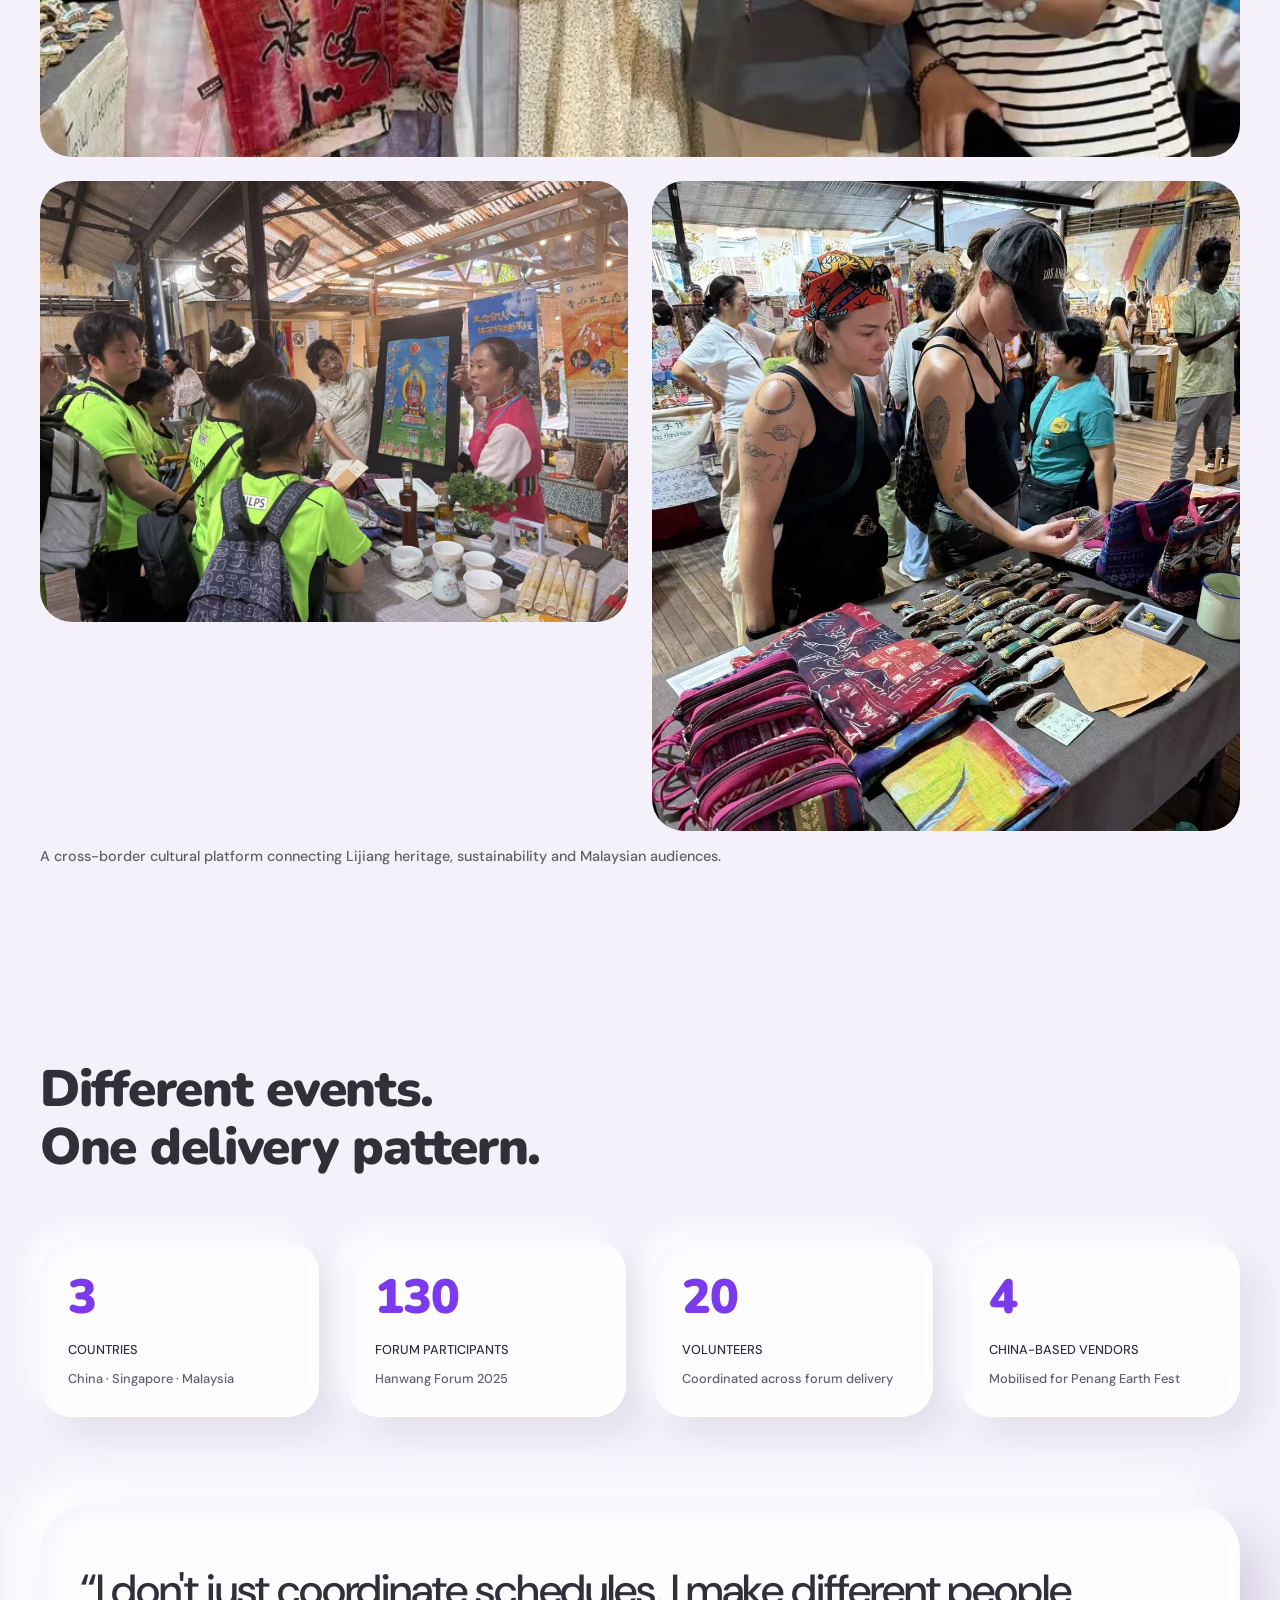
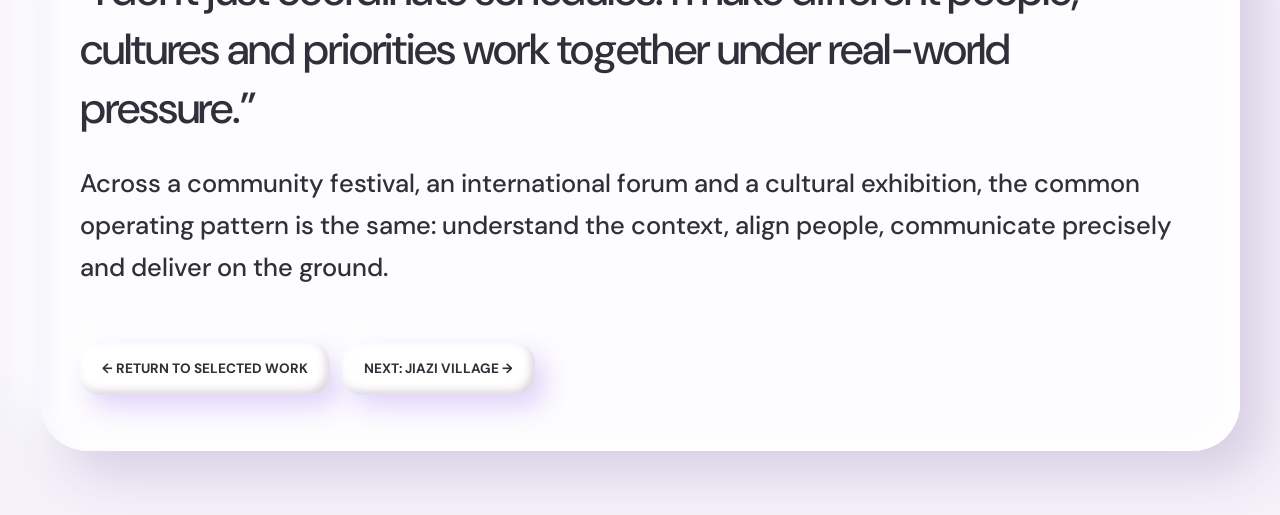
<file: projects/earth-fest-penang.html>
<!doctype html><html lang="en"><head><meta charset="utf-8"><meta name="viewport" content="width=device-width,initial-scale=1"><link rel="canonical" href="hanwang-forum.html#penang"><script src="../assets/redirect.js"></script><meta http-equiv="refresh" content="0; url=hanwang-forum.html#penang"><title>Penang Earth Fest — Hoong Wei Jun</title></head><body><p>Opening the grouped <a href="hanwang-forum.html#penang">Cross-Border Events & Forums case study</a>…</p></body></html>
</file>
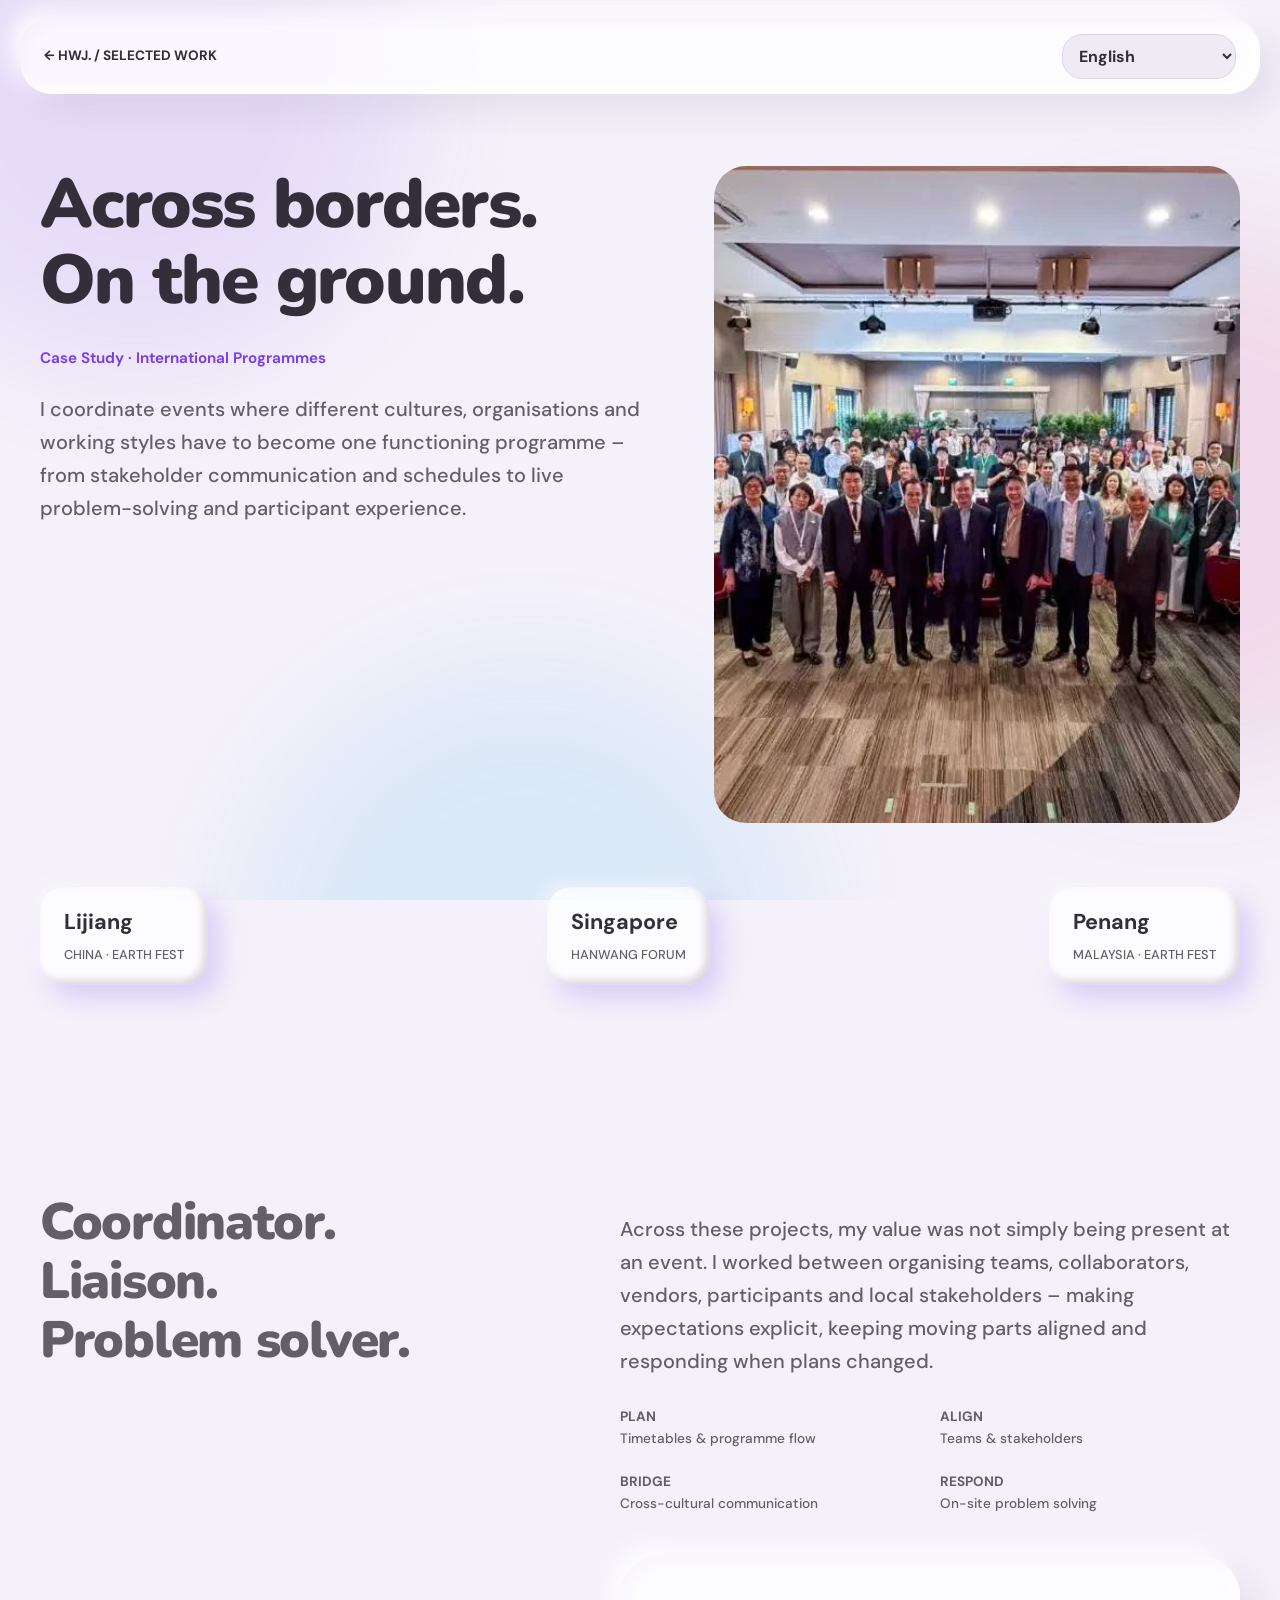
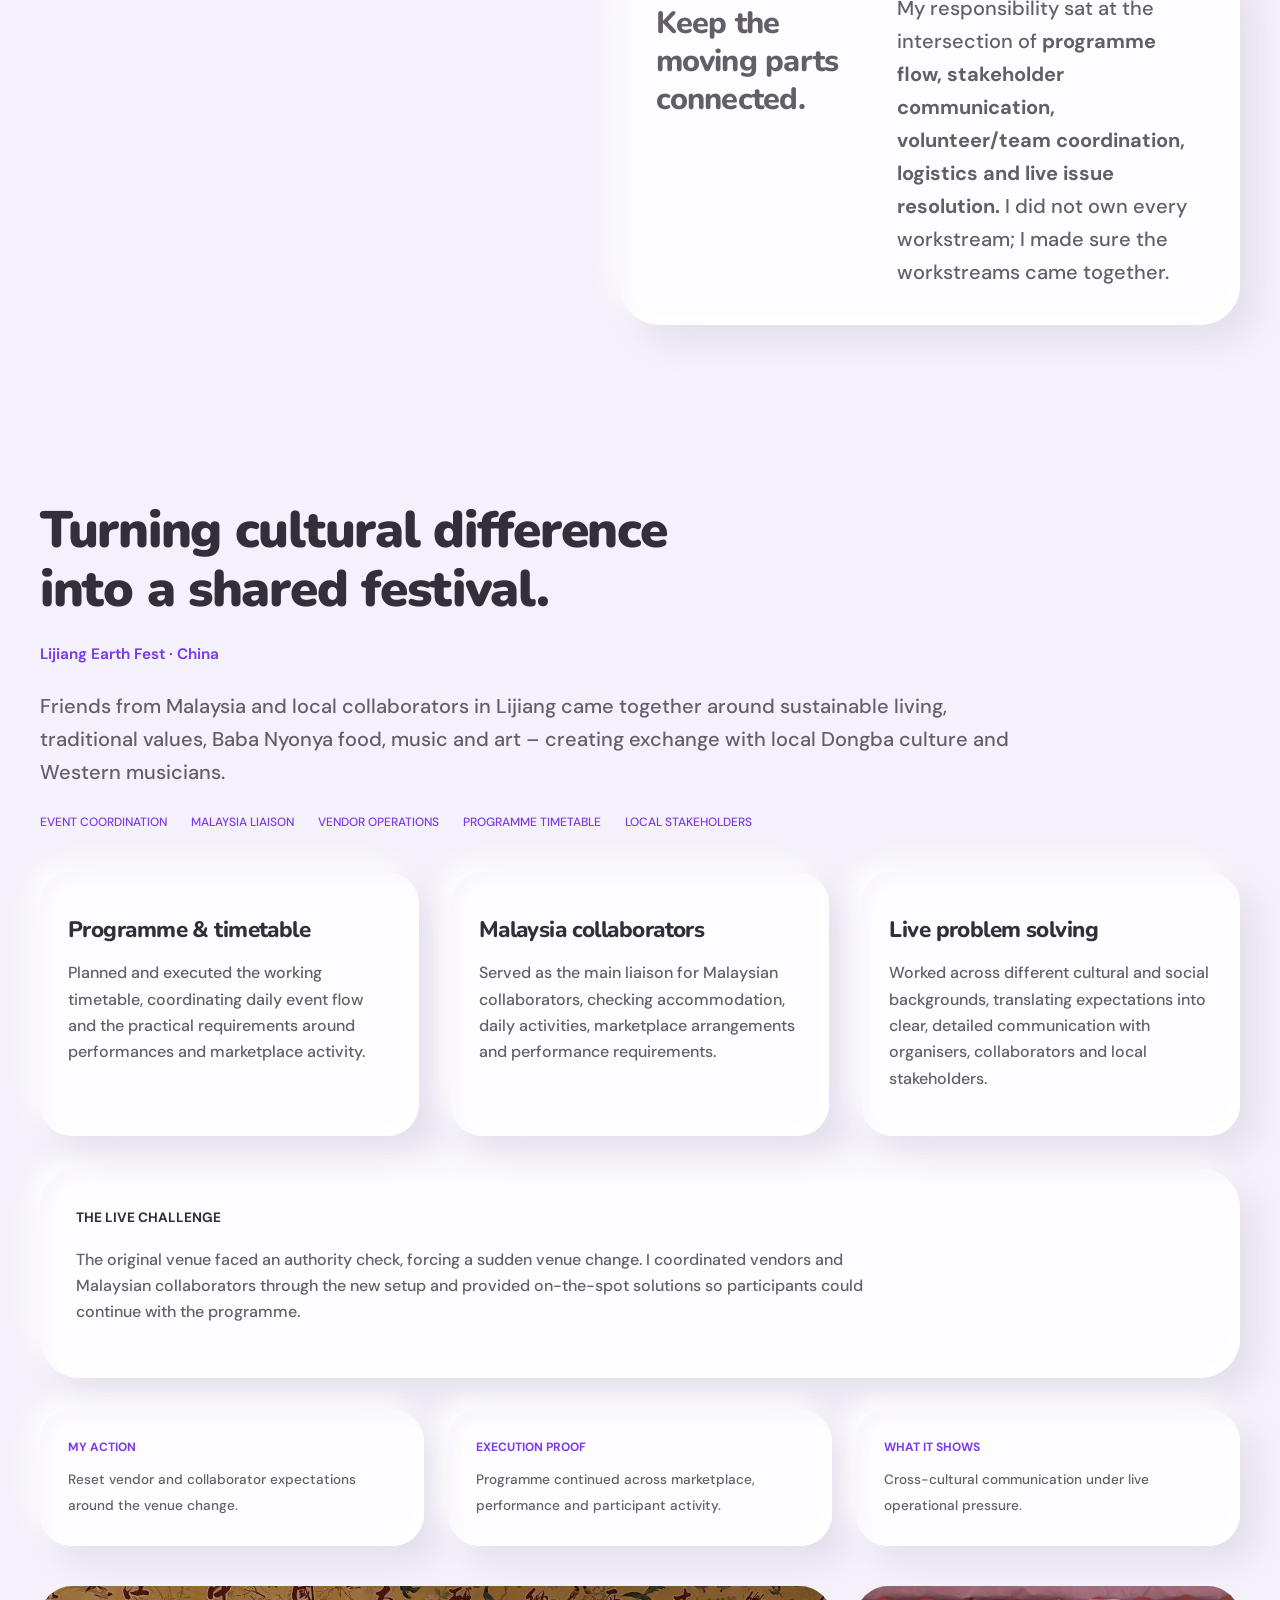
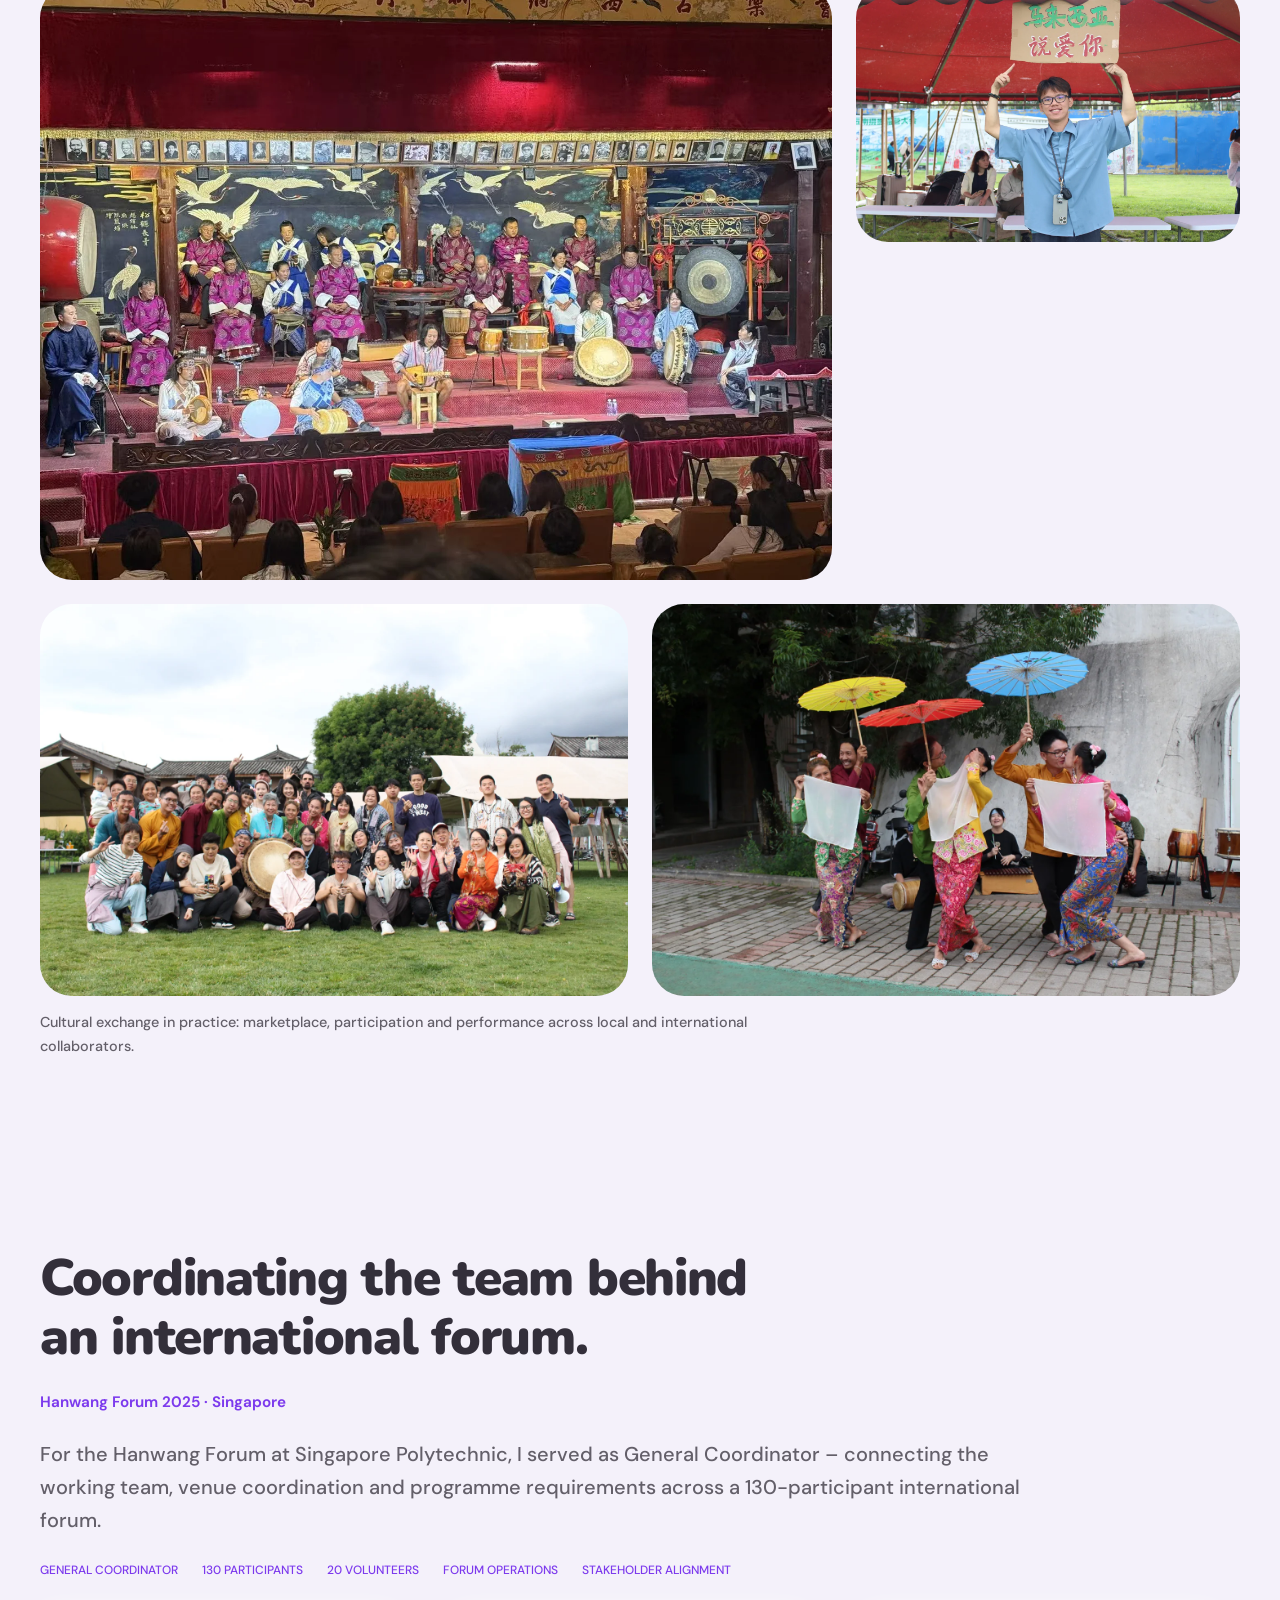
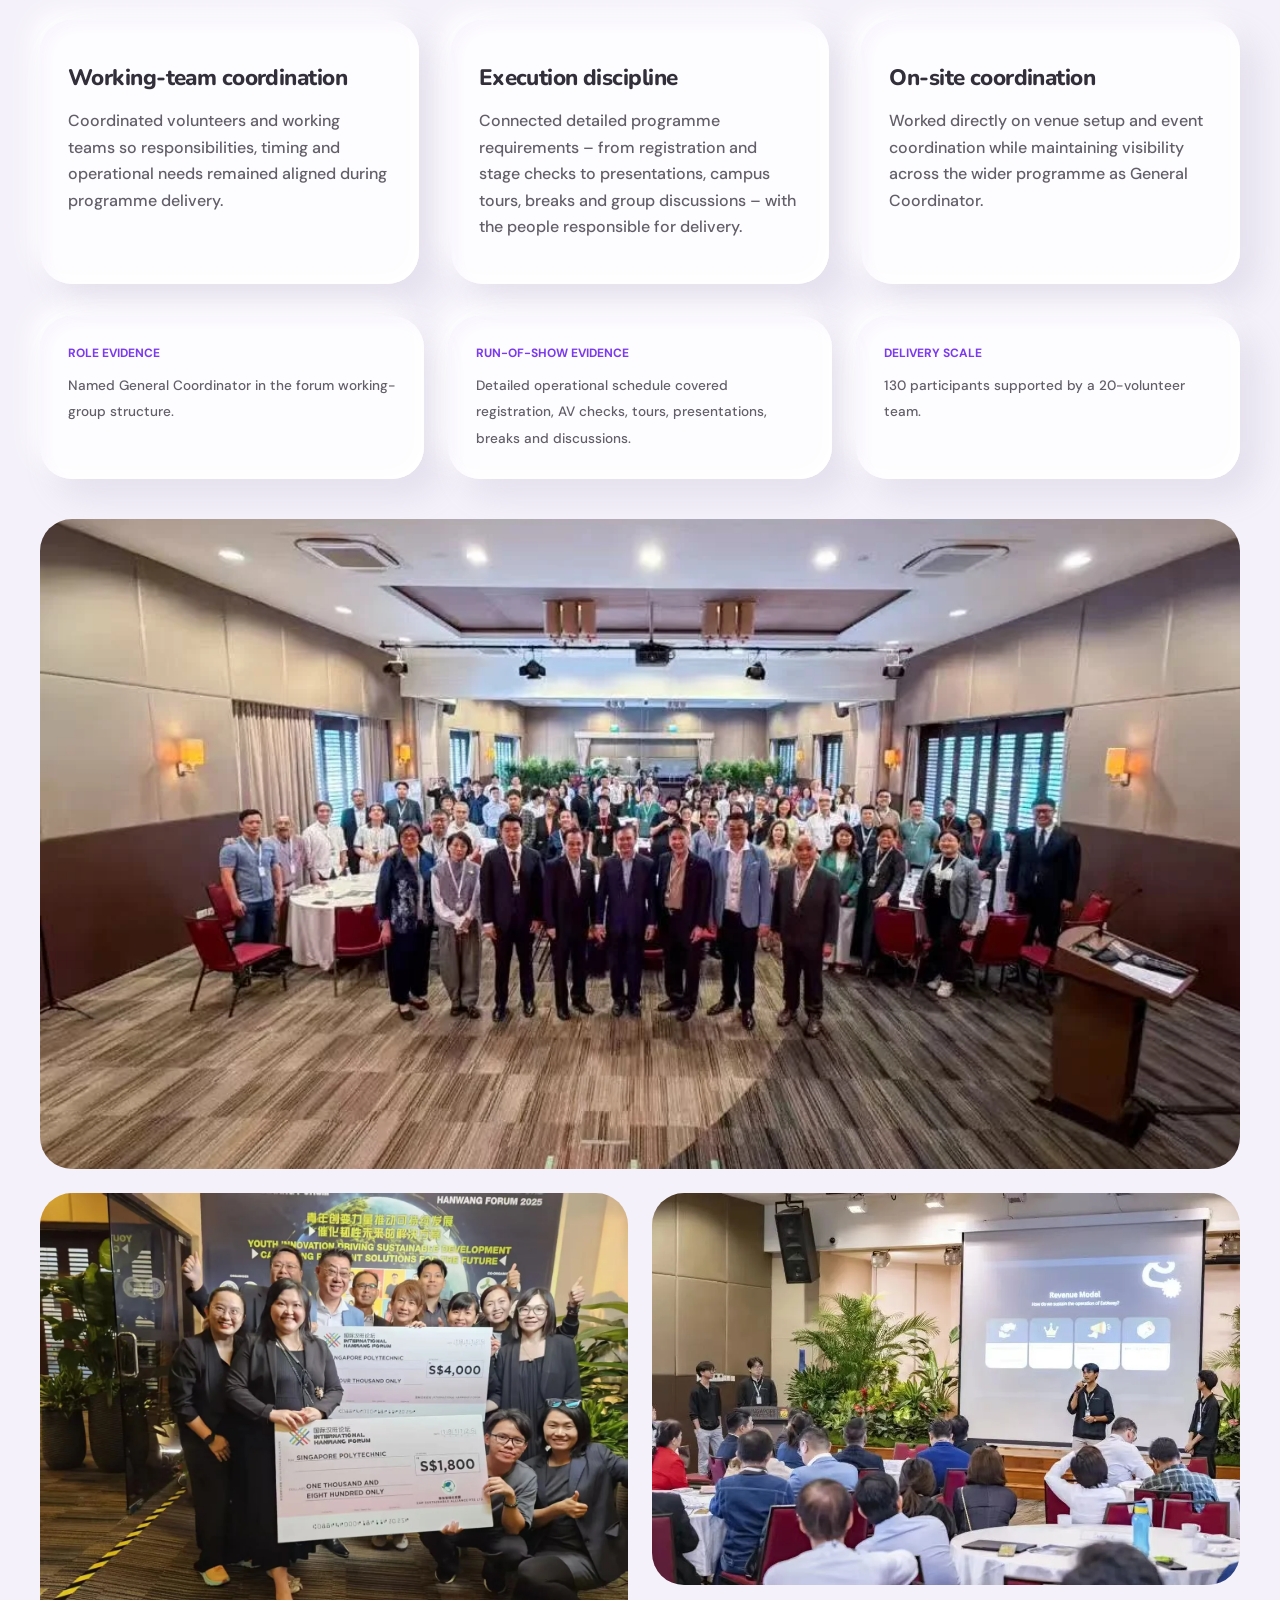
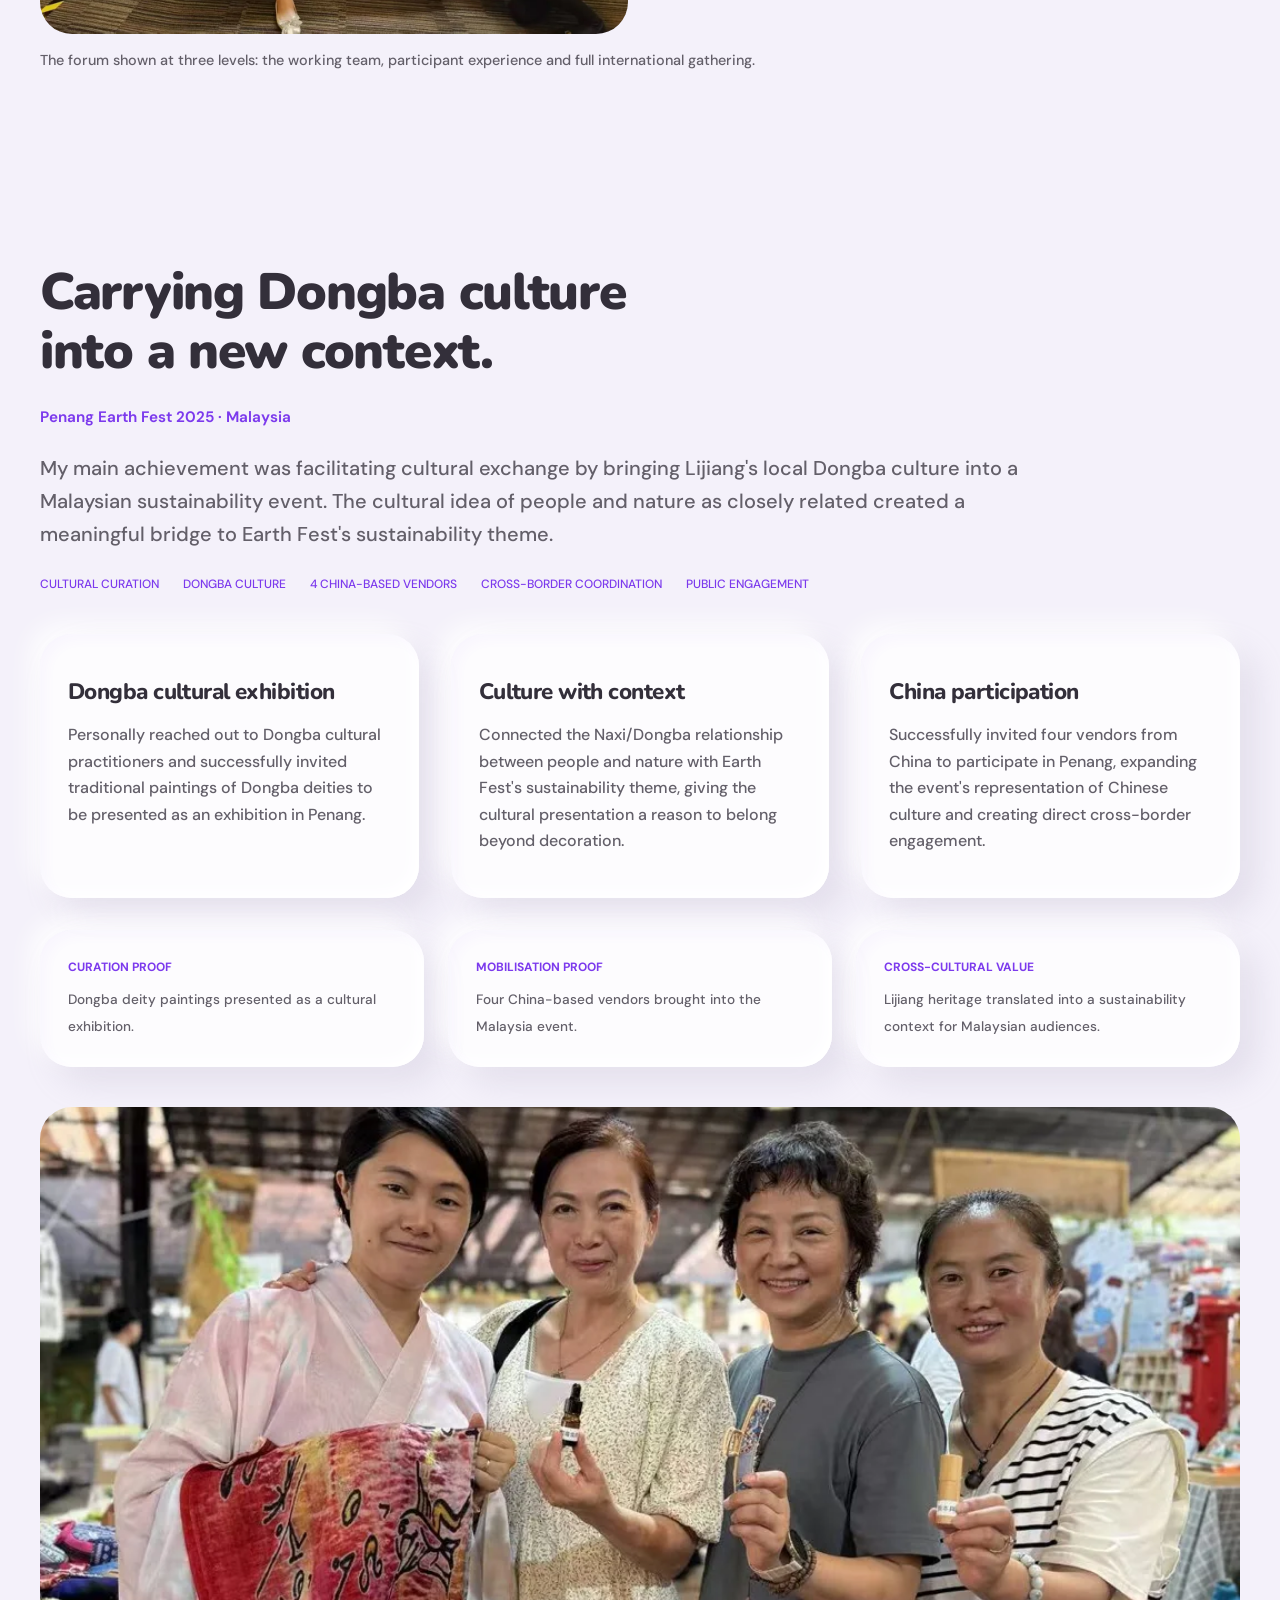
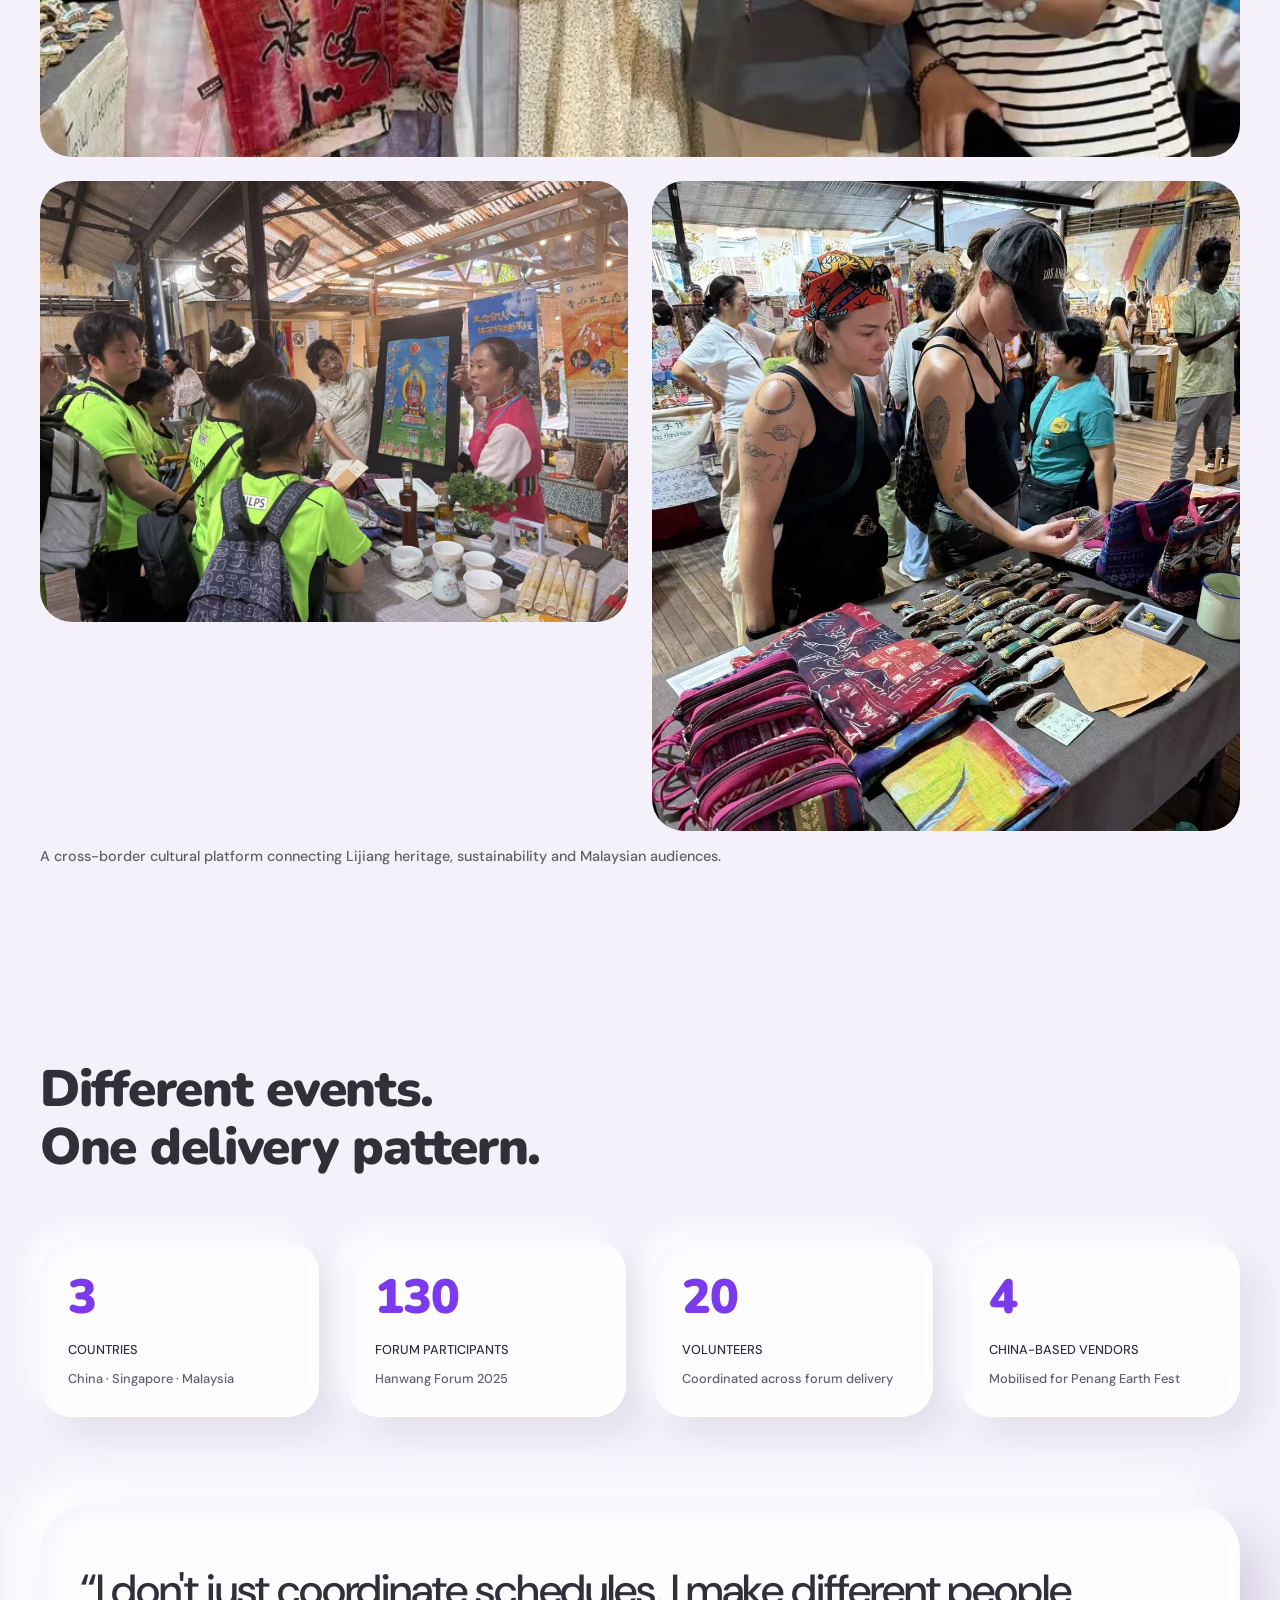
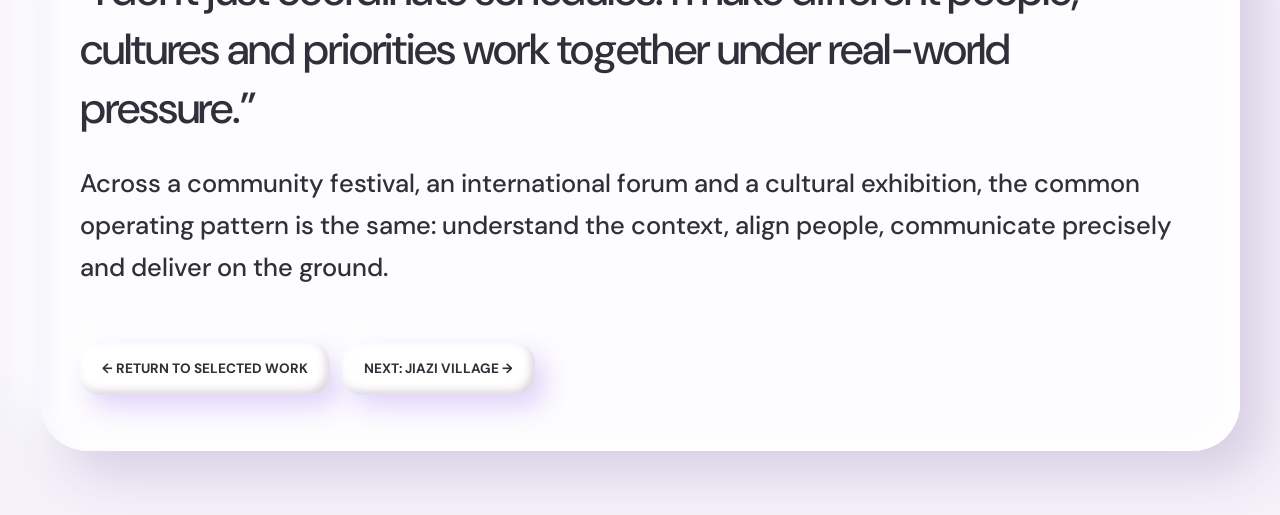
<file: projects/hanwang-forum.html>
<!doctype html>
<html lang="en" data-theme="light">
<head>
<meta charset="utf-8">
<meta name="viewport" content="width=device-width,initial-scale=1">
<title>Cross-Border Events & Forums  –  Hoong Wei Jun</title>
<meta name="description" content="Cross-border event organisation, forum coordination and cultural exchange across China, Singapore and Malaysia.">
<link rel="canonical" href="https://weijun-20010711.github.io/projects/hanwang-forum.html">
<link rel="icon" href="../assets/favicon.svg" type="image/svg+xml">
<meta name="theme-color" content="#f4f1fa">
<meta property="og:type" content="article">
<meta property="og:title" content="Cross-Border Events & Forums  –  Hoong Wei Jun">
<meta property="og:description" content="Three international programmes across China, Singapore and Malaysia – showing coordination, stakeholder alignment and delivery under pressure.">
<meta property="og:url" content="https://weijun-20010711.github.io/projects/hanwang-forum.html">
<meta property="og:image" content="https://weijun-20010711.github.io/assets/images/artistic_materials/jiazi_artwork_international_programme.png">
<meta name="twitter:card" content="summary_large_image">
<meta name="twitter:title" content="Cross-Border Events & Forums  –  Hoong Wei Jun">
<meta name="twitter:description" content="Three international programmes across China, Singapore and Malaysia – showing coordination, stakeholder alignment and delivery under pressure.">
<meta name="twitter:image" content="https://weijun-20010711.github.io/assets/images/artistic_materials/jiazi_artwork_international_programme.png">
<link rel="stylesheet" href="../assets/site.css">
<script src="../assets/translations.js" defer></script>
<script src="../assets/site.js" defer>
</script>
<script src="../assets/i18n.js" defer></script>
<link rel="stylesheet" href="../assets/clay.css">
</head>
<body class="case-study">
<div class="clay-atmosphere" aria-hidden="true"><span class="clay-blob"></span><span class="clay-blob"></span><span class="clay-blob"></span></div>
<a class="skip-link" href="#main">Skip to content</a>
<nav aria-label="Case study navigation">
<div class="wrap">
<a href="../index.html#work">← HWJ. / SELECTED WORK</a>

<label class="language-switch" hidden>
<span class="language-label">Language</span>
<select id="site-language" name="language">
<option value="en" lang="en">English</option>
<option value="zh-Hans" lang="zh-Hans">中文</option>
<option value="ms" lang="ms">Bahasa Malaysia</option>
</select>
</label>
</div>
</nav>
<main id="main">
<header class="hero">
<div class="wrap">
<div class="hero-grid">
<div>
<h1>Across borders.<br>On the ground.</h1>
<p class="context">Case Study · International Programmes</p>
<p class="lead">I coordinate events where different cultures, organisations and working styles have to become one functioning programme – from stakeholder communication and schedules to live problem-solving and participant experience.</p>
</div>
<div class="hero-visual">
<img src="../assets/previews/f5920736235a.webp" alt="The international gathering at Hanwang Forum 2025" fetchpriority="high" width="1080" height="607">
</div>
</div>
<div class="route">
<a class="place" href="#lijiang">
<b>Lijiang</b>
<span>CHINA · EARTH FEST</span>
</a>
<i>→</i>
<a class="place" href="#hanwang">
<b>Singapore</b>
<span>HANWANG FORUM</span>
</a>
<i>→</i>
<a class="place" href="#penang">
<b>Penang</b>
<span>MALAYSIA · EARTH FEST</span>
</a>
</div>
</div>
</header>
<section class="intro">
<div class="wrap">
<div class="intro-grid">
<div>
<h2>Coordinator.<br>Liaison.<br>Problem solver.</h2>
</div>
<div>
<p>Across these projects, my value was not simply being present at an event. I worked between organising teams, collaborators, vendors, participants and local stakeholders – making expectations explicit, keeping moving parts aligned and responding when plans changed.</p>
<div class="capabilities">
<div class="cap">
<b>PLAN</b>
<span>Timetables & programme flow</span>
</div>
<div class="cap">
<b>ALIGN</b>
<span>Teams & stakeholders</span>
</div>
<div class="cap">
<b>BRIDGE</b>
<span>Cross-cultural communication</span>
</div>
<div class="cap">
<b>RESPOND</b>
<span>On-site problem solving</span>
</div>
</div>
<div class="ownership">
<div class="ownership-label">
<h3>Keep the moving parts connected.</h3>
</div>
<div class="ownership-copy">
<p>My responsibility sat at the intersection of <strong>programme flow, stakeholder communication, volunteer/team coordination, logistics and live issue resolution.</strong> I did not own every workstream; I made sure the workstreams came together.</p>
</div>
</div>
</div>
</div>
</div>
</section>
<section class="event" id="lijiang">
<div class="wrap">
<div class="event-head">
<div class="event-no">01</div>
<div>
<h2>Turning cultural difference into a shared festival.</h2>
<p class="context">Lijiang Earth Fest · China</p>
<p class="event-lead">Friends from Malaysia and local collaborators in Lijiang came together around sustainable living, traditional values, Baba Nyonya food, music and art – creating exchange with local Dongba culture and Western musicians.</p>
<div class="facts">
<span>EVENT COORDINATION</span>
<span>MALAYSIA LIAISON</span>
<span>VENDOR OPERATIONS</span>
<span>PROGRAMME TIMETABLE</span>
<span>LOCAL STAKEHOLDERS</span>
</div>
</div>
</div>
<div class="story">
<div class="story-card">

<h3>Programme & timetable</h3>
<p>Planned and executed the working timetable, coordinating daily event flow and the practical requirements around performances and marketplace activity.</p>
</div>
<div class="story-card">

<h3>Malaysia collaborators</h3>
<p>Served as the main liaison for Malaysian collaborators, checking accommodation, daily activities, marketplace arrangements and performance requirements.</p>
</div>
<div class="story-card">

<h3>Live problem solving</h3>
<p>Worked across different cultural and social backgrounds, translating expectations into clear, detailed communication with organisers, collaborators and local stakeholders.</p>
</div>
</div>
<div class="challenge">
<strong>THE LIVE CHALLENGE</strong>
<p>The original venue faced an authority check, forcing a sudden venue change. I coordinated vendors and Malaysian collaborators through the new setup and provided on-the-spot solutions so participants could continue with the programme.</p>
</div>
<div class="evidence-strip">
<div class="evidence-card">
<b>MY ACTION</b>
<span>Reset vendor and collaborator expectations around the venue change.</span>
</div>
<div class="evidence-card">
<b>EXECUTION PROOF</b>
<span>Programme continued across marketplace, performance and participant activity.</span>
</div>
<div class="evidence-card">
<b>WHAT IT SHOWS</b>
<span>Cross-cultural communication under live operational pressure.</span>
</div>
</div>
<div class="gallery">
<figure class="wide">
<a class="zoom-link" href="../assets/images/lijiang-earthfest/lijiang-earth-fest-music%20performance.jpg" target="_blank" rel="noopener">
<img src="../assets/previews/ca215850428c.webp" alt="Music performance at Lijiang Earth Fest" loading="lazy" decoding="async" width="1706" height="1279">
</a>
</figure>
<figure class="small">
<a class="zoom-link" href="../assets/images/lijiang-earthfest/lijiang-earth-fest-me.JPG" target="_blank" rel="noopener">
<img src="../assets/previews/ecb31d2d11ef.webp" alt="Wei Jun coordinating at Lijiang Earth Fest" loading="lazy" decoding="async" width="5184" height="3456">
</a>
</figure>
<figure class="half">
<a class="zoom-link" href="../assets/images/lijiang-earthfest/lijiang-earth-fest-participants.JPG" target="_blank" rel="noopener">
<img src="../assets/previews/02d2248c718a.webp" alt="Participants at Lijiang Earth Fest" loading="lazy" decoding="async" width="5184" height="3456">
</a>
</figure>
<figure class="half">
<a class="zoom-link" href="../assets/images/lijiang-earthfest/lijiang-earth-fest-performance.JPG" target="_blank" rel="noopener">
<img src="../assets/previews/f9aea5b8dfe3.webp" alt="Cultural performance at Lijiang Earth Fest" loading="lazy" decoding="async" width="5184" height="3456">
</a>
</figure>
</div>
<p class="caption">Cultural exchange in practice: marketplace, participation and performance across local and international collaborators.</p>
</div>
</section>
<section class="event" id="hanwang">
<div class="wrap">
<div class="event-head">
<div class="event-no">02</div>
<div>
<h2>Coordinating the team behind an international forum.</h2>
<p class="context">Hanwang Forum 2025 · Singapore</p>
<p class="event-lead">For the Hanwang Forum at Singapore Polytechnic, I served as General Coordinator – connecting the working team, venue coordination and programme requirements across a 130-participant international forum.</p>
<div class="facts">
<span>GENERAL COORDINATOR</span>
<span>130 PARTICIPANTS</span>
<span>20 VOLUNTEERS</span>
<span>FORUM OPERATIONS</span>
<span>STAKEHOLDER ALIGNMENT</span>
</div>
</div>
</div>
<div class="story">
<div class="story-card">

<h3>Working-team coordination</h3>
<p>Coordinated volunteers and working teams so responsibilities, timing and operational needs remained aligned during programme delivery.</p>
</div>
<div class="story-card">

<h3>Execution discipline</h3>
<p>Connected detailed programme requirements – from registration and stage checks to presentations, campus tours, breaks and group discussions – with the people responsible for delivery.</p>
</div>
<div class="story-card">

<h3>On-site coordination</h3>
<p>Worked directly on venue setup and event coordination while maintaining visibility across the wider programme as General Coordinator.</p>
</div>
</div>
<div class="evidence-strip">
<div class="evidence-card">
<b>ROLE EVIDENCE</b>
<span>Named General Coordinator in the forum working-group structure.</span>
</div>
<div class="evidence-card">
<b>RUN-OF-SHOW EVIDENCE</b>
<span>Detailed operational schedule covered registration, AV checks, tours, presentations, breaks and discussions.</span>
</div>
<div class="evidence-card">
<b>DELIVERY SCALE</b>
<span>130 participants supported by a 20-volunteer team.</span>
</div>
</div>
<div class="gallery">
<figure class="full">
<a class="zoom-link" href="../assets/images/hanwang/hanwang-forum-participants.jpg" target="_blank" rel="noopener">
<img src="../assets/previews/f5920736235a.webp" alt="Hanwang Forum participants" loading="lazy" decoding="async" width="1080" height="607">
</a>
</figure>
<figure class="half">
<a class="zoom-link" href="../assets/images/hanwang/hanwang-forum-volunteers.jpg" target="_blank" rel="noopener">
<img src="../assets/previews/cba90e11e2e0.webp" alt="Hanwang Forum volunteers" loading="lazy" decoding="async" width="1706" height="1279">
</a>
</figure>
<figure class="half">
<a class="zoom-link" href="../assets/images/hanwang/hanwang-forum-student-presentation.jpg" target="_blank" rel="noopener">
<img src="../assets/previews/1d648cd7f786.webp" alt="Student presentation at Hanwang Forum" loading="lazy" decoding="async" width="1080" height="720">
</a>
</figure>
</div>
<p class="caption">The forum shown at three levels: the working team, participant experience and full international gathering.</p>
</div>
</section>
<section class="event" id="penang">
<div class="wrap">
<div class="event-head">
<div class="event-no">03</div>
<div>
<h2>Carrying Dongba culture into a new context.</h2>
<p class="context">Penang Earth Fest 2025 · Malaysia</p>
<p class="event-lead">My main achievement was facilitating cultural exchange by bringing Lijiang's local Dongba culture into a Malaysian sustainability event. The cultural idea of people and nature as closely related created a meaningful bridge to Earth Fest's sustainability theme.</p>
<div class="facts">
<span>CULTURAL CURATION</span>
<span>DONGBA CULTURE</span>
<span>4 CHINA-BASED VENDORS</span>
<span>CROSS-BORDER COORDINATION</span>
<span>PUBLIC ENGAGEMENT</span>
</div>
</div>
</div>
<div class="story">
<div class="story-card">

<h3>Dongba cultural exhibition</h3>
<p>Personally reached out to Dongba cultural practitioners and successfully invited traditional paintings of Dongba deities to be presented as an exhibition in Penang.</p>
</div>
<div class="story-card">

<h3>Culture with context</h3>
<p>Connected the Naxi/Dongba relationship between people and nature with Earth Fest's sustainability theme, giving the cultural presentation a reason to belong beyond decoration.</p>
</div>
<div class="story-card">

<h3>China participation</h3>
<p>Successfully invited four vendors from China to participate in Penang, expanding the event's representation of Chinese culture and creating direct cross-border engagement.</p>
</div>
</div>
<div class="evidence-strip">
<div class="evidence-card">
<b>CURATION PROOF</b>
<span>Dongba deity paintings presented as a cultural exhibition.</span>
</div>
<div class="evidence-card">
<b>MOBILISATION PROOF</b>
<span>Four China-based vendors brought into the Malaysia event.</span>
</div>
<div class="evidence-card">
<b>CROSS-CULTURAL VALUE</b>
<span>Lijiang heritage translated into a sustainability context for Malaysian audiences.</span>
</div>
</div>
<div class="gallery">
<figure class="full">
<a class="zoom-link" href="../assets/images/penang-earthfest/penang_earth_fest.jpg" target="_blank" rel="noopener">
<img src="../assets/previews/e9860b2cc6a9.webp" alt="Penang Earth Fest" loading="lazy" decoding="async" width="1279" height="1706">
</a>
</figure>
<figure class="half">
<a class="zoom-link" href="../assets/images/penang-earthfest/penang_earth_fest_booth_01.jpg" target="_blank" rel="noopener">
<img src="../assets/previews/2de95cd66a9e.webp" alt="Cultural booth at Penang Earth Fest" loading="lazy" decoding="async" width="1706" height="1279">
</a>
</figure>
<figure class="half">
<a class="zoom-link" href="../assets/images/penang-earthfest/penang_earth_fest_booth_02.jpg" target="_blank" rel="noopener">
<img src="../assets/previews/56c8277cd455.webp" alt="Cultural exhibition detail at Penang Earth Fest" loading="lazy" decoding="async" width="1279" height="1706">
</a>
</figure>
</div>
<p class="caption">A cross-border cultural platform connecting Lijiang heritage, sustainability and Malaysian audiences.</p>
</div>
</section>
<section class="proof-section">
<div class="wrap">
<h2>Different events.<br>One delivery pattern.</h2>
<div class="metrics">
<div class="metric">
<strong>3</strong>
<span>COUNTRIES</span>
<small>China · Singapore · Malaysia</small>
</div>
<div class="metric">
<strong>130</strong>
<span>FORUM PARTICIPANTS</span>
<small>Hanwang Forum 2025</small>
</div>
<div class="metric">
<strong>20</strong>
<span>VOLUNTEERS</span>
<small>Coordinated across forum delivery</small>
</div>
<div class="metric">
<strong>4</strong>
<span>CHINA-BASED VENDORS</span>
<small>Mobilised for Penang Earth Fest</small>
</div>
</div>
</div>
</section>
<section class="closing">
<div class="wrap">
<blockquote>“I don't just coordinate schedules. I make different people, cultures and priorities work together under real-world pressure.”</blockquote>
<p>Across a community festival, an international forum and a cultural exhibition, the common operating pattern is the same: understand the context, align people, communicate precisely and deliver on the ground.</p>
<a class="back" href="../index.html#work">← RETURN TO SELECTED WORK</a>
<a class="back next" href="jiazi-village.html">NEXT: JIAZI VILLAGE →</a>
</div>
</section>
</main>
</body>
</html>
</file>
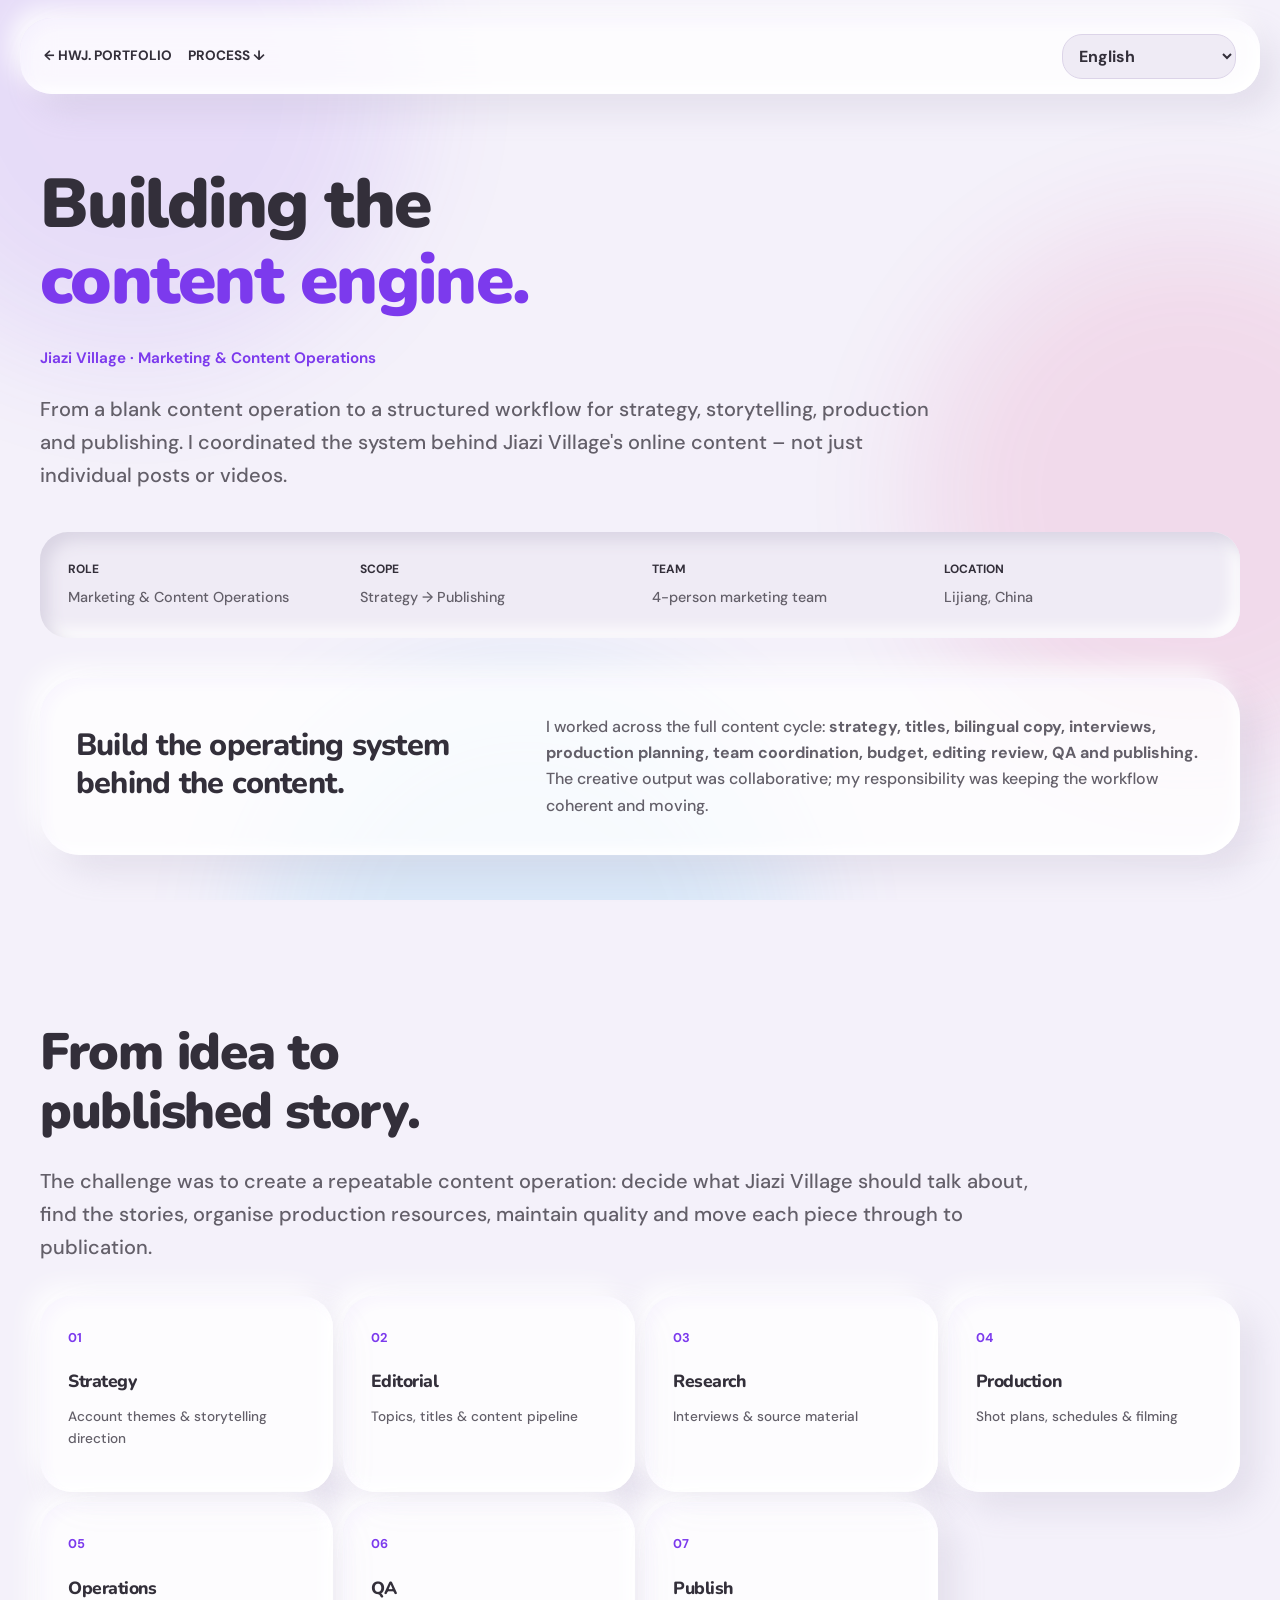
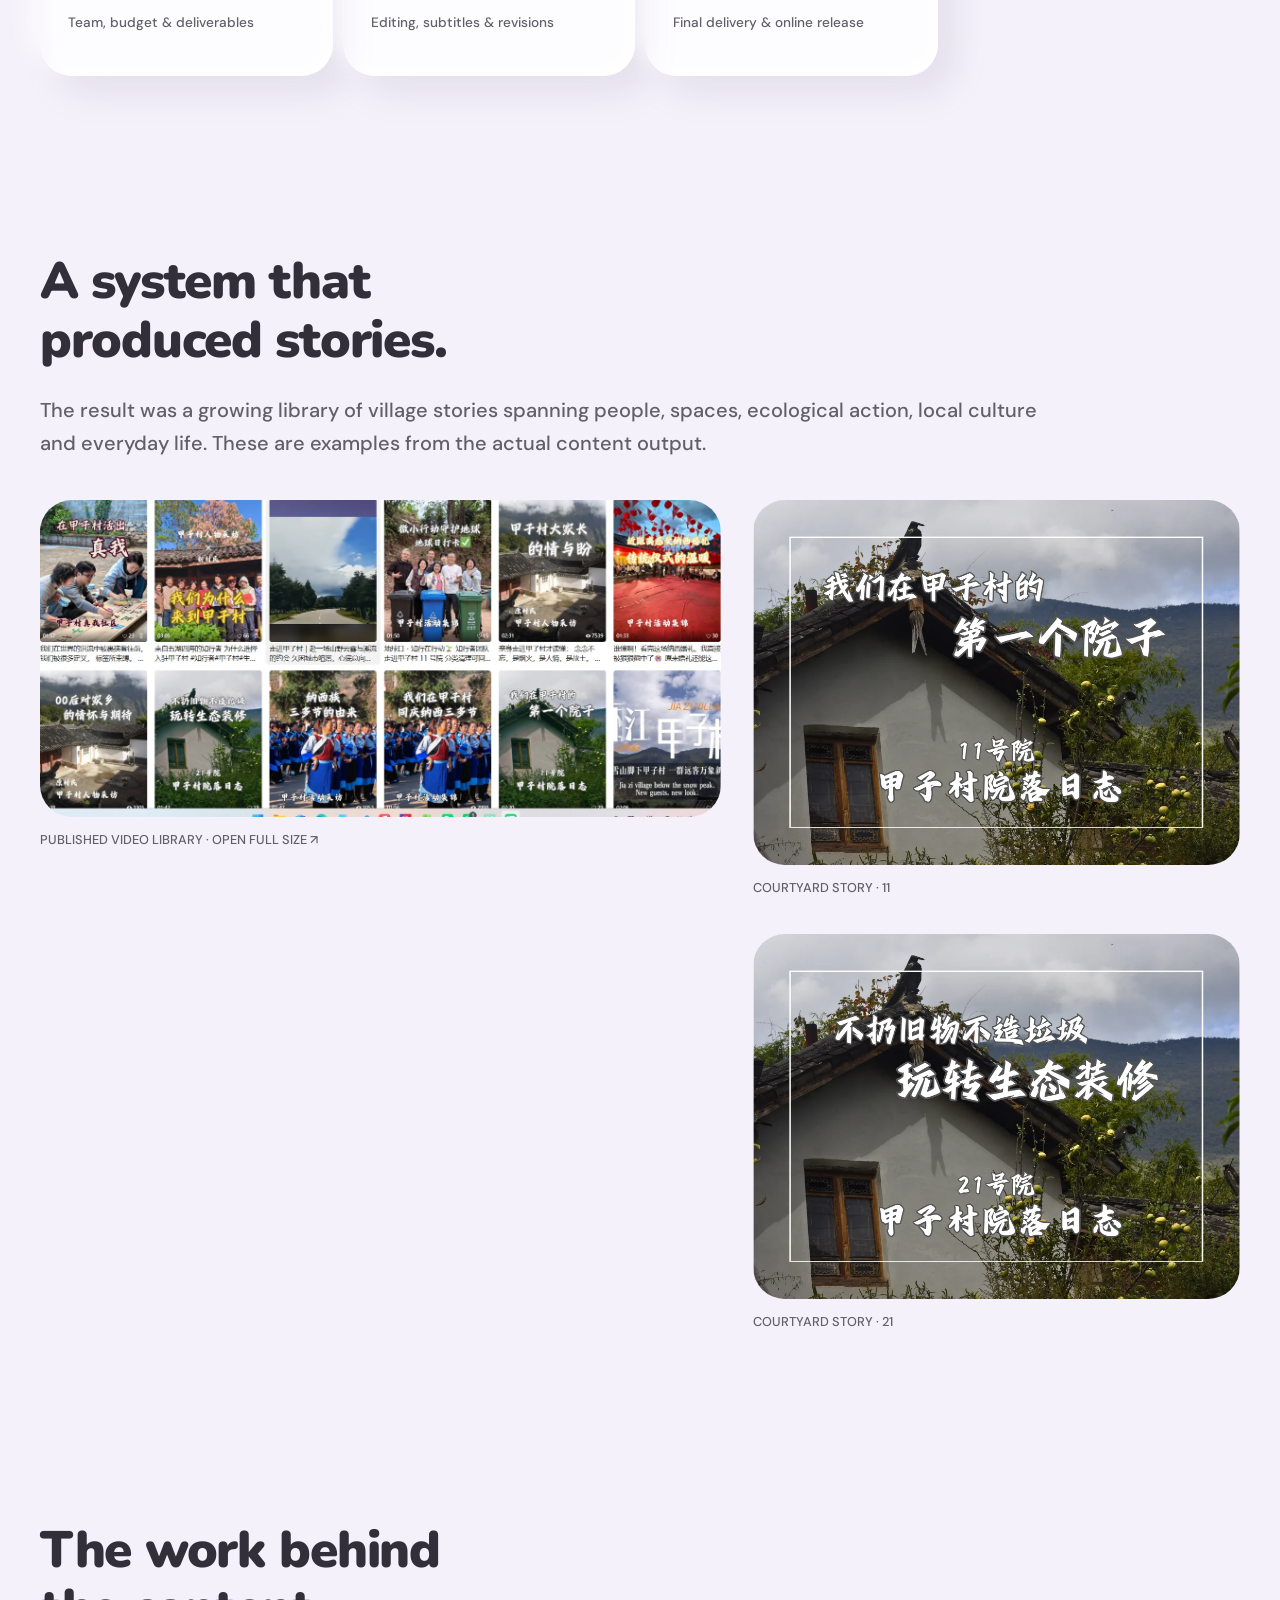
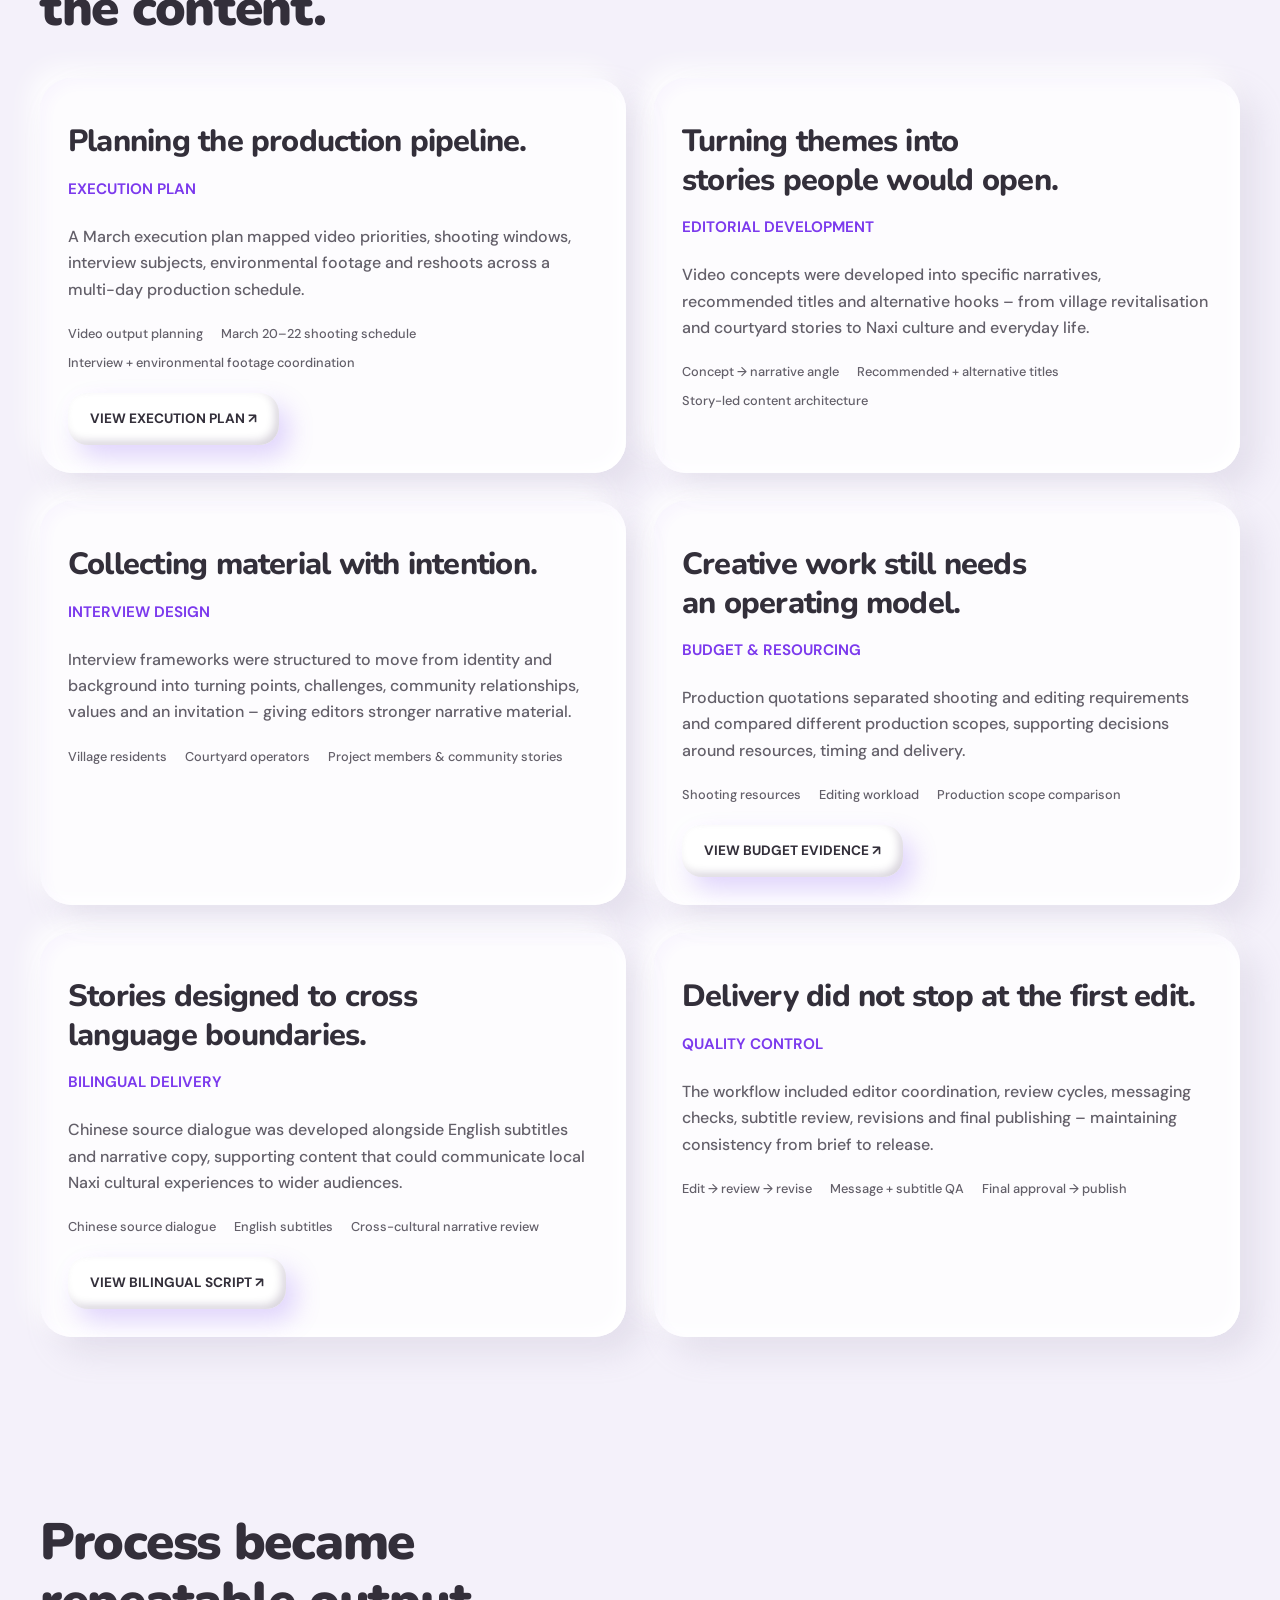
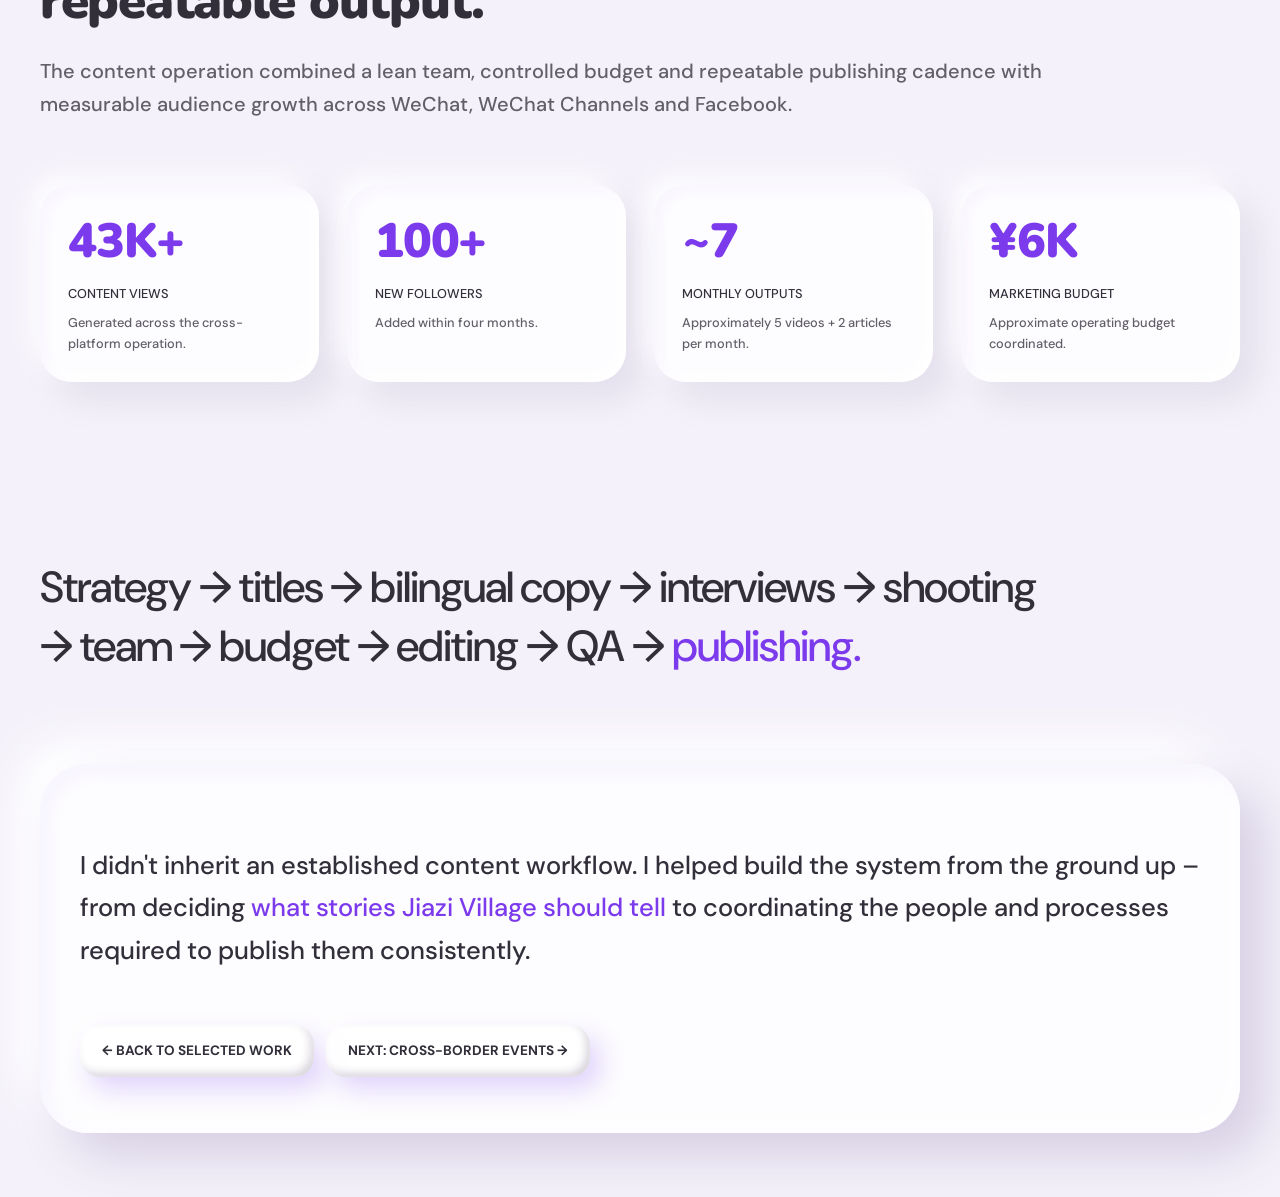
<file: projects/jiazi-marketing.html>
<!doctype html>
<html lang="en" data-theme="light">
<head>
<meta charset="utf-8">
<meta name="viewport" content="width=device-width,initial-scale=1">
<title>Jiazi Village Content Engine  –  Hoong Wei Jun</title>
<meta name="description" content="How Hoong Wei Jun built and coordinated Jiazi Village's marketing content operation from strategy and bilingual copywriting to production, budgeting, QA and publishing.">
<link rel="canonical" href="https://weijun-20010711.github.io/projects/jiazi-marketing.html">
<link rel="icon" href="../assets/favicon.svg" type="image/svg+xml">
<meta name="theme-color" content="#f4f1fa">
<meta property="og:type" content="article">
<meta property="og:title" content="Jiazi Village Content Engine  –  Hoong Wei Jun">
<meta property="og:description" content="A case study in building a repeatable bilingual content operation from strategy to publishing.">
<meta property="og:url" content="https://weijun-20010711.github.io/projects/jiazi-marketing.html">
<meta property="og:image" content="https://weijun-20010711.github.io/assets/images/artistic_materials/jiazi_artwork_content.png">
<meta name="twitter:card" content="summary_large_image">
<meta name="twitter:title" content="Jiazi Village Content Engine  –  Hoong Wei Jun">
<meta name="twitter:description" content="A case study in building a repeatable bilingual content operation from strategy to publishing.">
<meta name="twitter:image" content="https://weijun-20010711.github.io/assets/images/artistic_materials/jiazi_artwork_content.png">
<link rel="stylesheet" href="../assets/site.css">
<script src="../assets/translations.js" defer></script>
<script src="../assets/site.js" defer>
</script>
<script src="../assets/i18n.js" defer></script>
<link rel="stylesheet" href="../assets/clay.css">
</head>
<body class="case-study">
<div class="clay-atmosphere" aria-hidden="true"><span class="clay-blob"></span><span class="clay-blob"></span><span class="clay-blob"></span></div>
<a class="skip-link" href="#main">Skip to content</a>
<nav aria-label="Case study navigation">
<div class="wrap">
<a href="../index.html#work">← HWJ. PORTFOLIO</a>
<a href="#process">PROCESS ↓</a>

<label class="language-switch" hidden>
<span class="language-label">Language</span>
<select id="site-language" name="language">
<option value="en" lang="en">English</option>
<option value="zh-Hans" lang="zh-Hans">中文</option>
<option value="ms" lang="ms">Bahasa Malaysia</option>
</select>
</label>
</div>
</nav>
<main id="main">
<header class="hero">
<div class="wrap">
<div class="hero-grid hero-text-only">
<div>
<h1>Building the<br>
<em>content engine.</em>
</h1>
<p class="context">Jiazi Village · Marketing & Content Operations</p>
<p class="lead">From a blank content operation to a structured workflow for strategy, storytelling, production and publishing. I coordinated the system behind Jiazi Village's online content – not just individual posts or videos.</p>
</div>

</div>
<div class="meta">
<div>
<b>ROLE</b>
<span>Marketing & Content Operations</span>
</div>
<div>
<b>SCOPE</b>
<span>Strategy → Publishing</span>
</div>
<div>
<b>TEAM</b>
<span>4-person marketing team</span>
</div>
<div>
<b>LOCATION</b>
<span>Lijiang, China</span>
</div>
</div>
<div class="ownership">
<div class="ownership-label">
<h3>Build the operating system behind the content.</h3>
</div>
<div class="ownership-copy">
<p>I worked across the full content cycle: <strong>strategy, titles, bilingual copy, interviews, production planning, team coordination, budget, editing review, QA and publishing.</strong> The creative output was collaborative; my responsibility was keeping the workflow coherent and moving.</p>
</div>
</div>
</div>
</header>
<section id="process">
<div class="wrap">
<h2>From idea to<br>published story.</h2>
<p class="intro">The challenge was to create a repeatable content operation: decide what Jiazi Village should talk about, find the stories, organise production resources, maintain quality and move each piece through to publication.</p>
<div class="pipeline">
<div class="step">
<b>01</b>
<h3>Strategy</h3>
<p>Account themes & storytelling direction</p>
</div>
<div class="step">
<b>02</b>
<h3>Editorial</h3>
<p>Topics, titles & content pipeline</p>
</div>
<div class="step">
<b>03</b>
<h3>Research</h3>
<p>Interviews & source material</p>
</div>
<div class="step">
<b>04</b>
<h3>Production</h3>
<p>Shot plans, schedules & filming</p>
</div>
<div class="step">
<b>05</b>
<h3>Operations</h3>
<p>Team, budget & deliverables</p>
</div>
<div class="step">
<b>06</b>
<h3>QA</h3>
<p>Editing, subtitles & revisions</p>
</div>
<div class="step">
<b>07</b>
<h3>Publish</h3>
<p>Final delivery & online release</p>
</div>
</div>
</div>
</section>
<section>
<div class="wrap">
<h2>A system that<br>produced stories.</h2>
<p class="intro">The result was a growing library of village stories spanning people, spaces, ecological action, local culture and everyday life. These are examples from the actual content output.</p>
<div class="visual-proof">
<a class="library-shot" href="../assets/images/case%20study/Screenshot%202026-09-11%20155542.png" target="_blank" rel="noopener">
<img loading="lazy" decoding="async" src="../assets/previews/6e0956a8e224.webp" alt="Jiazi Village published video content library" width="1781" height="827">
<span class="proof-label">PUBLISHED VIDEO LIBRARY · OPEN FULL SIZE ↗</span>
</a>
<div class="poster-stack">
<a href="../assets/images/case%20study/video_poster%2001.png" target="_blank" rel="noopener">
<img loading="lazy" decoding="async" src="../assets/previews/6485ade9ff8c.webp" alt="Jiazi Village courtyard story video cover for Courtyard 11" width="945" height="709">
<span class="proof-label">COURTYARD STORY · 11</span>
</a>
<a href="../assets/images/case%20study/video_poster%2002.png" target="_blank" rel="noopener">
<img loading="lazy" decoding="async" src="../assets/previews/d5c68febceea.webp" alt="Jiazi Village courtyard story video cover for Courtyard 21" width="945" height="709">
<span class="proof-label">COURTYARD STORY · 21</span>
</a>
</div>
</div>
</div>
</section>
<section>
<div class="wrap">
<h2>The work behind<br>the content.</h2>
<div class="evidence">
<article class="artifact">
<div>
<h3>Planning the production pipeline.</h3>
<p class="context">EXECUTION PLAN</p>
<p class="artifact-copy">A March execution plan mapped video priorities, shooting windows, interview subjects, environmental footage and reshoots across a multi-day production schedule.</p>
</div>
<div class="mini-list">
<span>Video output planning</span>
<span>March 20–22 shooting schedule</span>
<span>Interview + environmental footage coordination</span>
</div>
<a class="doc-link" href="../assets/images/case%20study/%E4%B8%89%E6%9C%88%E4%BB%BD%E5%AE%A3%E4%BC%A0%E6%89%A7%E8%A1%8C%E8%AE%A1%E5%88%92.pdf" target="_blank" rel="noopener">VIEW EXECUTION PLAN ↗</a>
</article>
<article class="artifact dark">
<div>
<h3>Turning themes into stories people would open.</h3>
<p class="context">EDITORIAL DEVELOPMENT</p>
<p class="artifact-copy">Video concepts were developed into specific narratives, recommended titles and alternative hooks – from village revitalisation and courtyard stories to Naxi culture and everyday life.</p>
</div>
<div class="mini-list">
<span>Concept → narrative angle</span>
<span>Recommended + alternative titles</span>
<span>Story-led content architecture</span>
</div>
</article>
<article class="artifact dark">
<div>
<h3>Collecting material with intention.</h3>
<p class="context">INTERVIEW DESIGN</p>
<p class="artifact-copy">Interview frameworks were structured to move from identity and background into turning points, challenges, community relationships, values and an invitation – giving editors stronger narrative material.</p>
</div>
<div class="mini-list">
<span>Village residents</span>
<span>Courtyard operators</span>
<span>Project members & community stories</span>
</div>
</article>
<article class="artifact">
<div>
<h3>Creative work still needs an operating model.</h3>
<p class="context">BUDGET & RESOURCING</p>
<p class="artifact-copy">Production quotations separated shooting and editing requirements and compared different production scopes, supporting decisions around resources, timing and delivery.</p>
</div>
<div class="mini-list">
<span>Shooting resources</span>
<span>Editing workload</span>
<span>Production scope comparison</span>
</div>
<a class="doc-link" href="../assets/images/case%20study/%E4%B8%89%E6%9C%B5%E8%8A%82%E5%AE%A3%E4%BC%A0%E6%8A%A5%E4%BB%B7.pdf" target="_blank" rel="noopener">VIEW BUDGET EVIDENCE ↗</a>
</article>
<article class="artifact">
<div>
<h3>Stories designed to cross language boundaries.</h3>
<p class="context">BILINGUAL DELIVERY</p>
<p class="artifact-copy">Chinese source dialogue was developed alongside English subtitles and narrative copy, supporting content that could communicate local Naxi cultural experiences to wider audiences.</p>
</div>
<div class="mini-list">
<span>Chinese source dialogue</span>
<span>English subtitles</span>
<span>Cross-cultural narrative review</span>
</div>
<a class="doc-link" href="../assets/images/case%20study/%E5%A9%9A%E7%A4%BC.pdf" target="_blank" rel="noopener">VIEW BILINGUAL SCRIPT ↗</a>
</article>
<article class="artifact dark">
<div>
<h3>Delivery did not stop at the first edit.</h3>
<p class="context">QUALITY CONTROL</p>
<p class="artifact-copy">The workflow included editor coordination, review cycles, messaging checks, subtitle review, revisions and final publishing – maintaining consistency from brief to release.</p>
</div>
<div class="mini-list">
<span>Edit → review → revise</span>
<span>Message + subtitle QA</span>
<span>Final approval → publish</span>
</div>
</article>
</div>
</div>
</section>
<section>
<div class="wrap">
<h2>Process became<br>repeatable output.</h2>
<p class="intro">The content operation combined a lean team, controlled budget and repeatable publishing cadence with measurable audience growth across WeChat, WeChat Channels and Facebook.</p>
<div class="metrics">
<div class="metric">
<strong>43K+</strong>
<span>CONTENT VIEWS</span>
<small>Generated across the cross-platform operation.</small>
</div>
<div class="metric">
<strong>100+</strong>
<span>NEW FOLLOWERS</span>
<small>Added within four months.</small>
</div>
<div class="metric">
<strong>~7</strong>
<span>MONTHLY OUTPUTS</span>
<small>Approximately 5 videos + 2 articles per month.</small>
</div>
<div class="metric">
<strong>¥6K</strong>
<span>MARKETING BUDGET</span>
<small>Approximate operating budget coordinated.</small>
</div>
</div>
</div>
</section>
<section>
<div class="wrap">
<p class="quote">Strategy → titles → bilingual copy → interviews → shooting → team → budget → editing → QA → <em>publishing.</em>
</p>
</div>
</section>
<section class="closing">
<div class="wrap">
<p>I didn't inherit an established content workflow. I helped build the system from the ground up – from deciding <em>what stories Jiazi Village should tell</em> to coordinating the people and processes required to publish them consistently.</p>
<a class="back" href="../index.html#work">← BACK TO SELECTED WORK</a>
<a class="back next" href="hanwang-forum.html">NEXT: CROSS-BORDER EVENTS →</a>
</div>
</section>
</main>
</body>
</html>
</file>
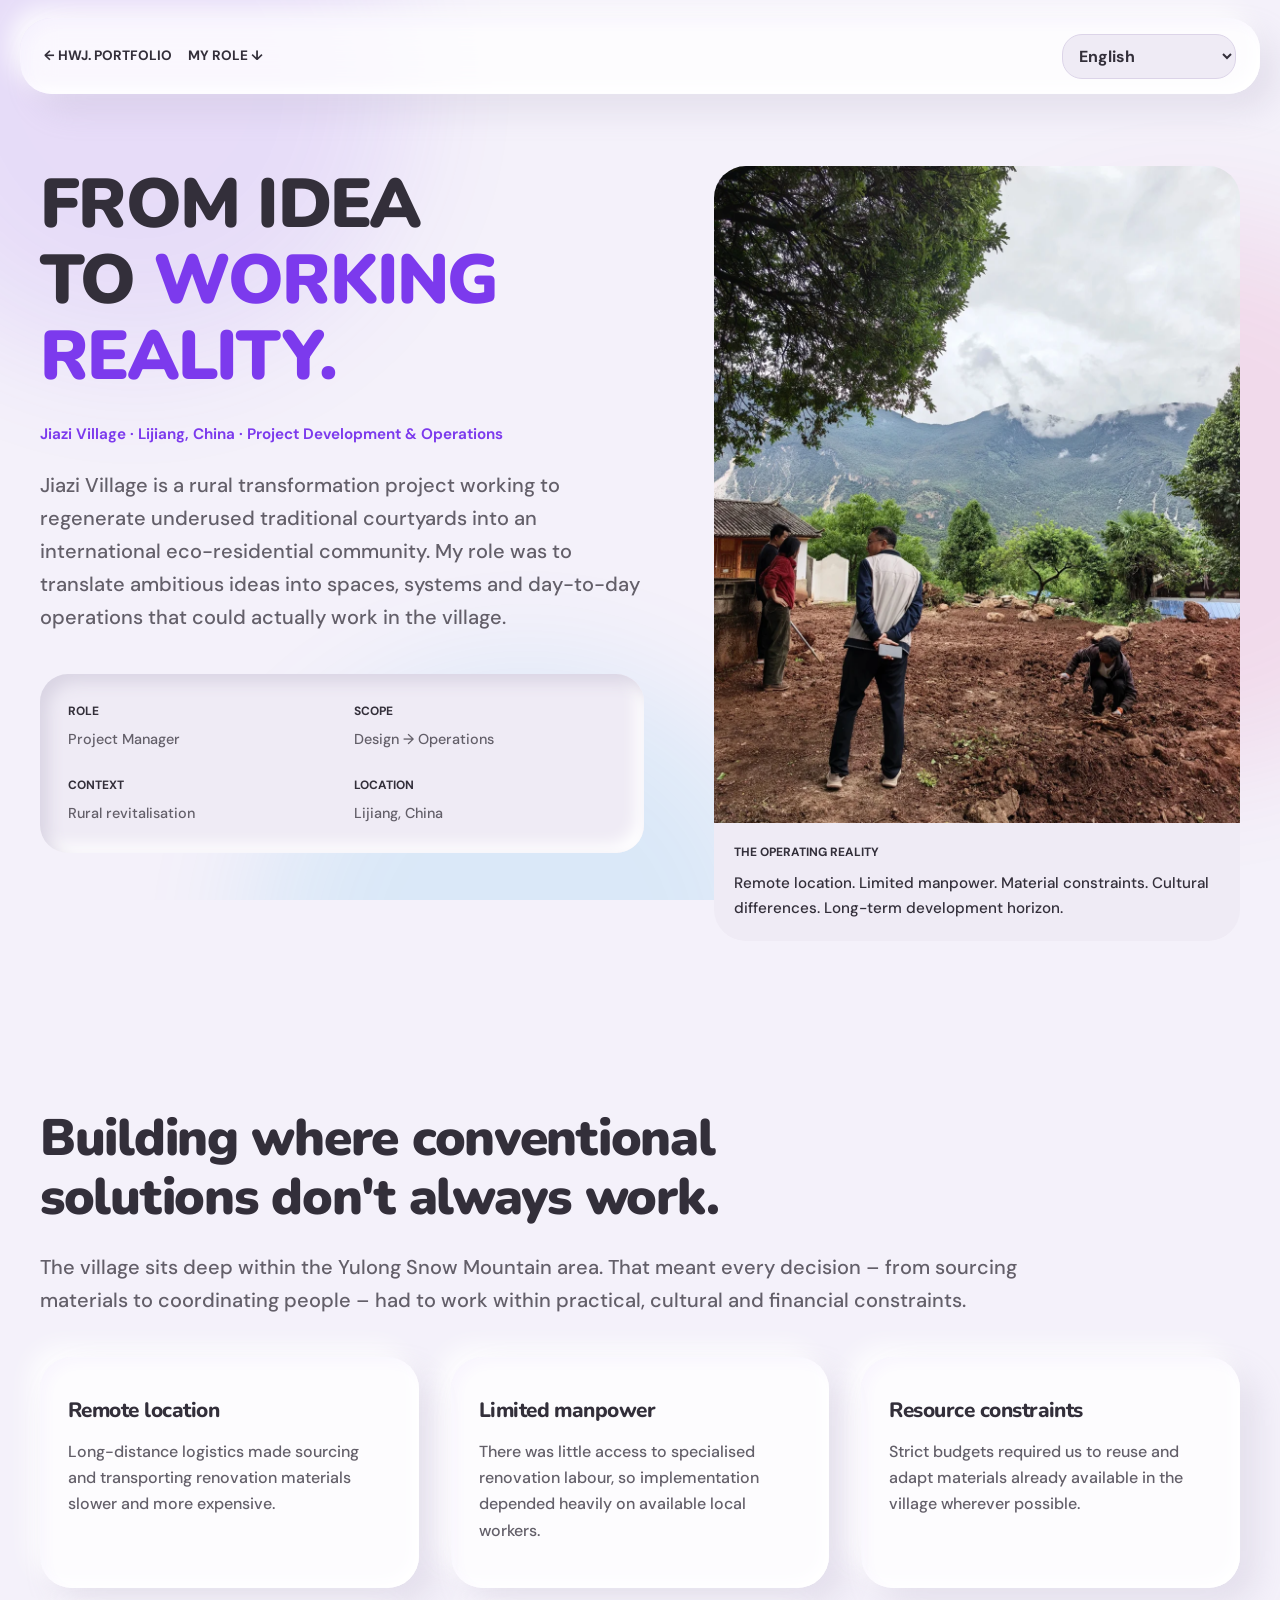
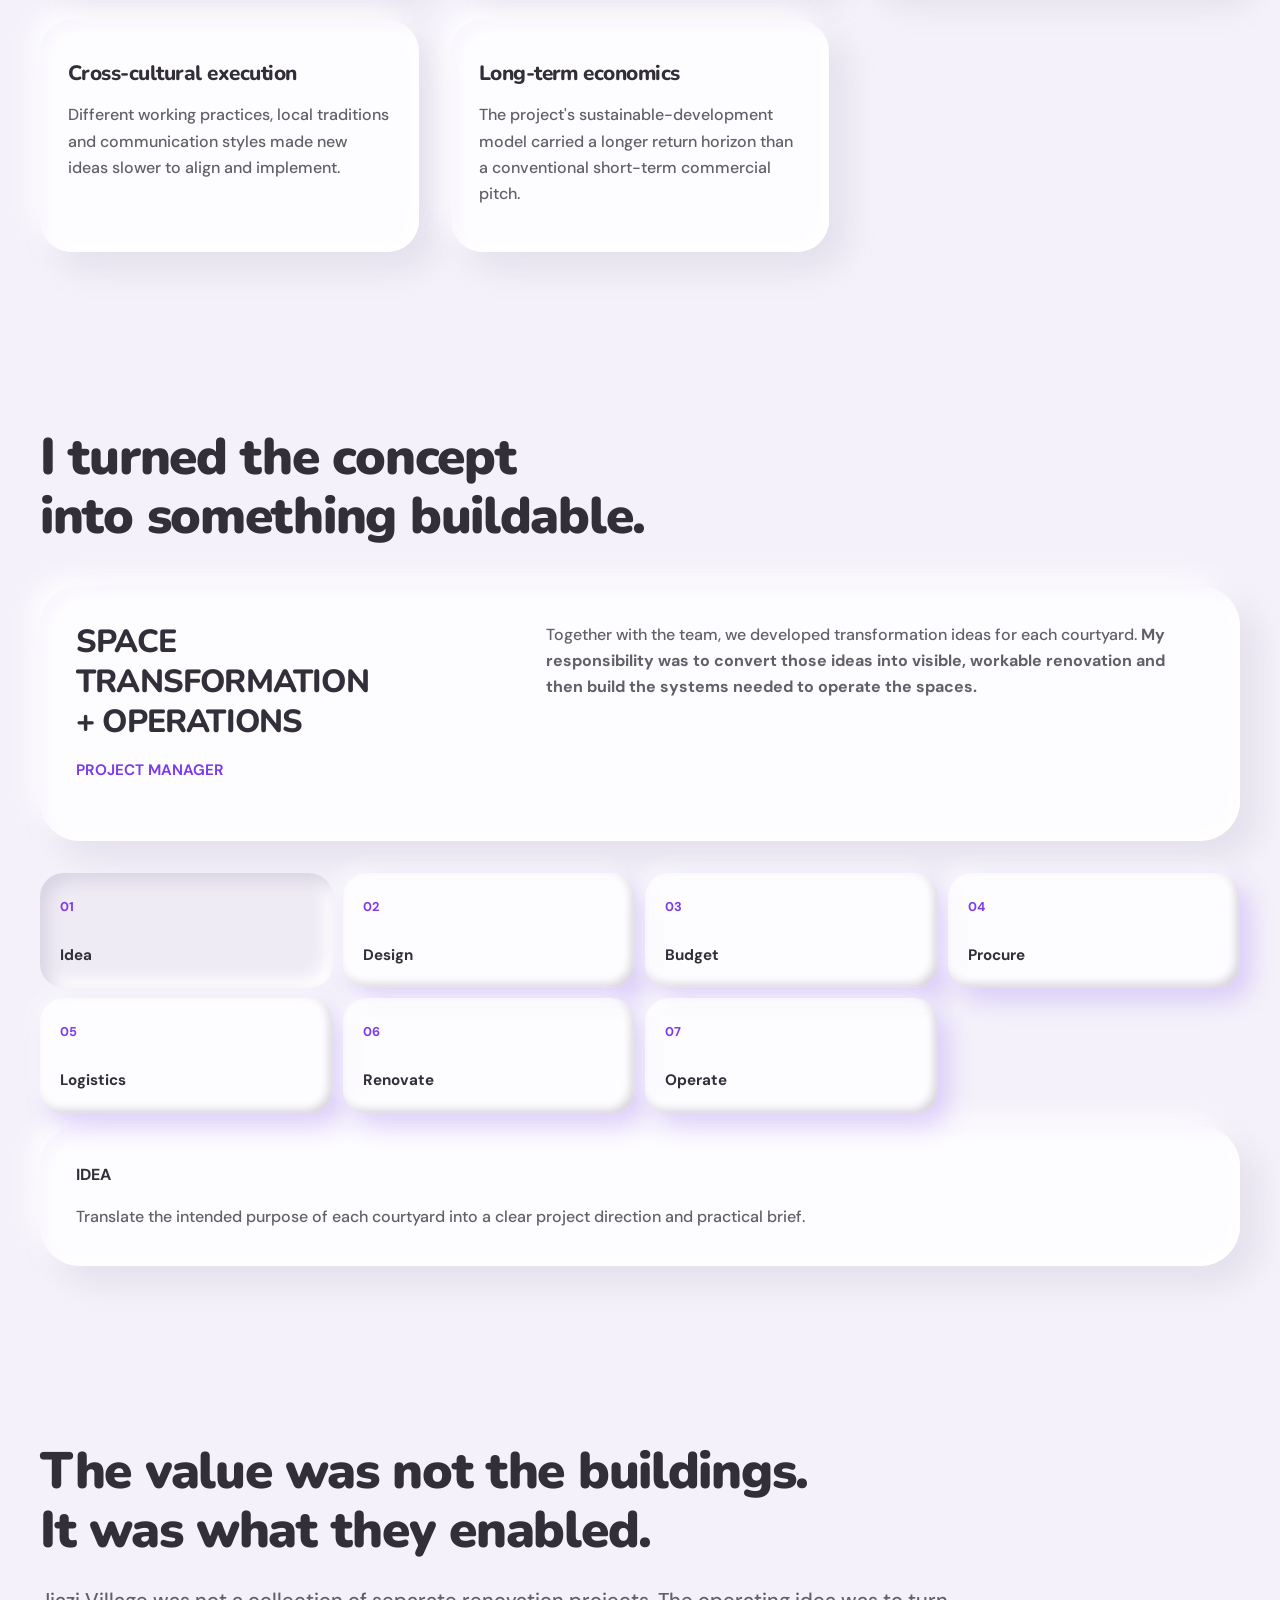
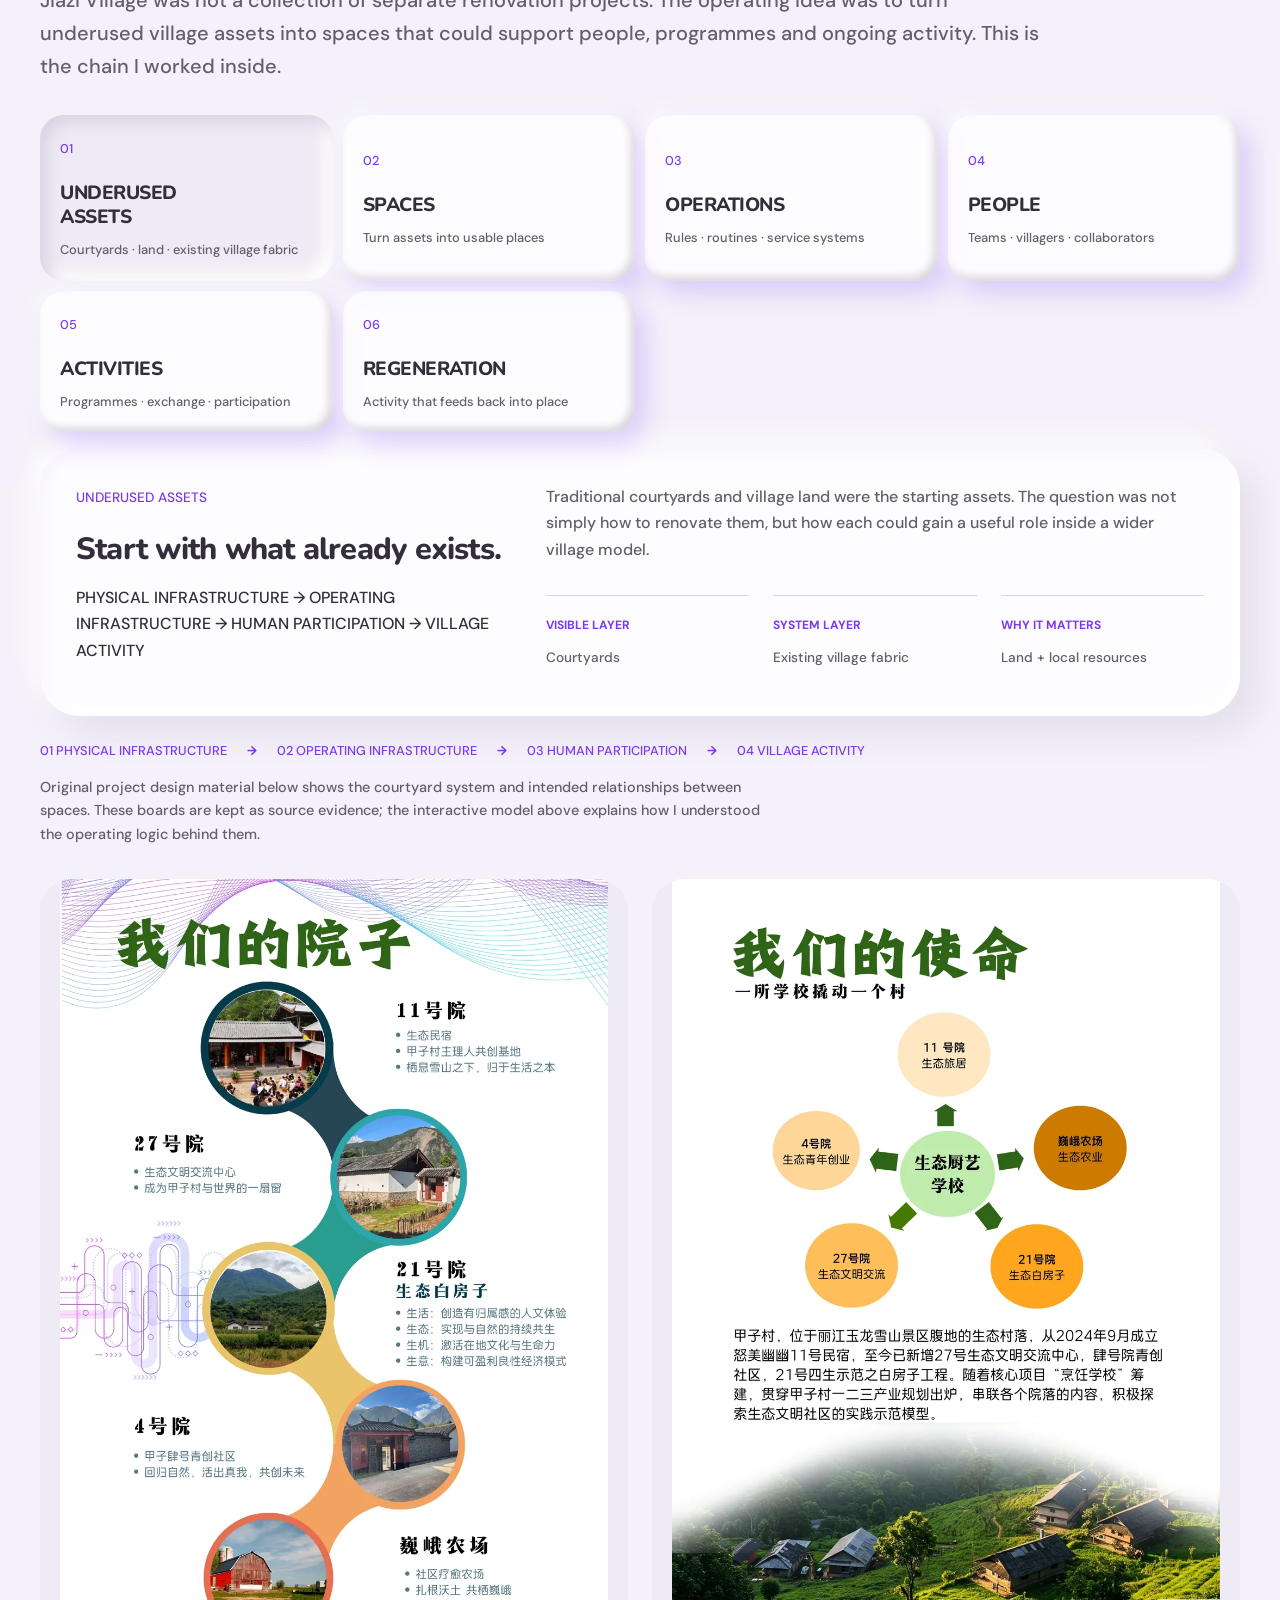
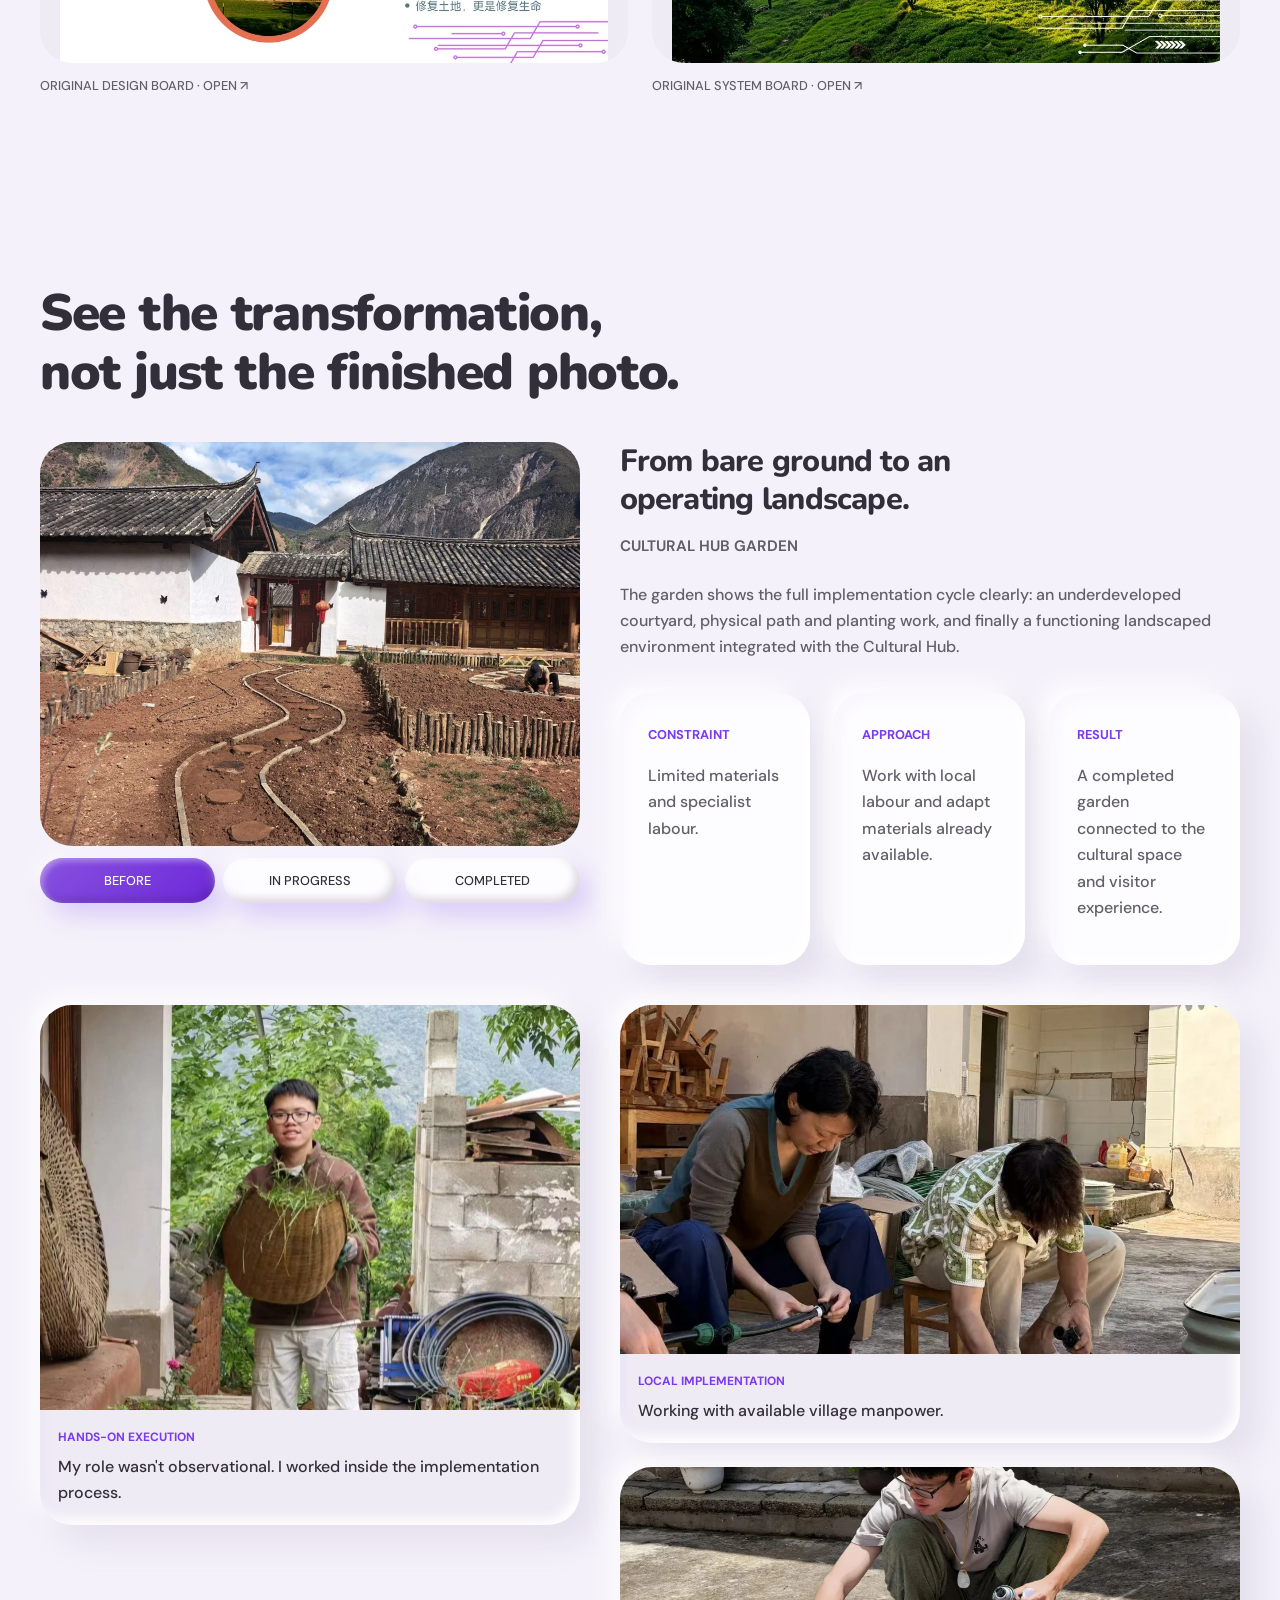
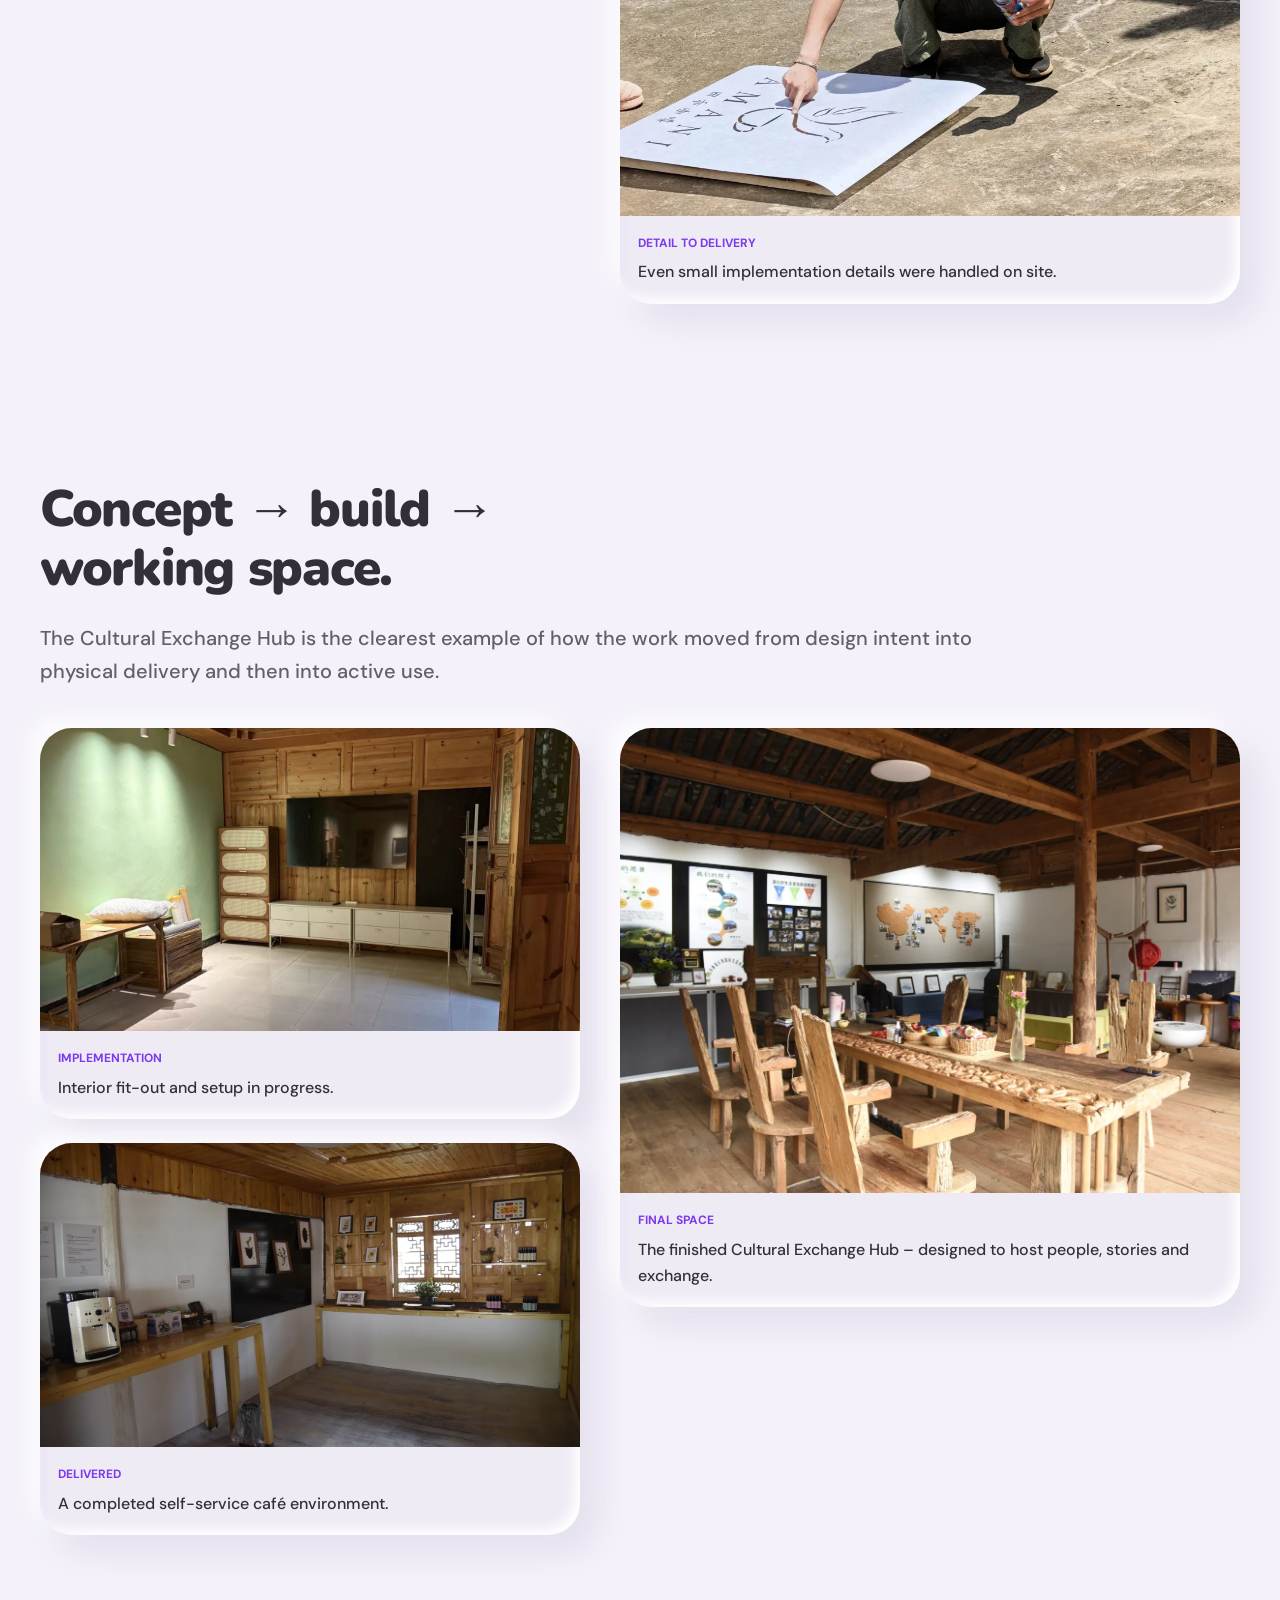
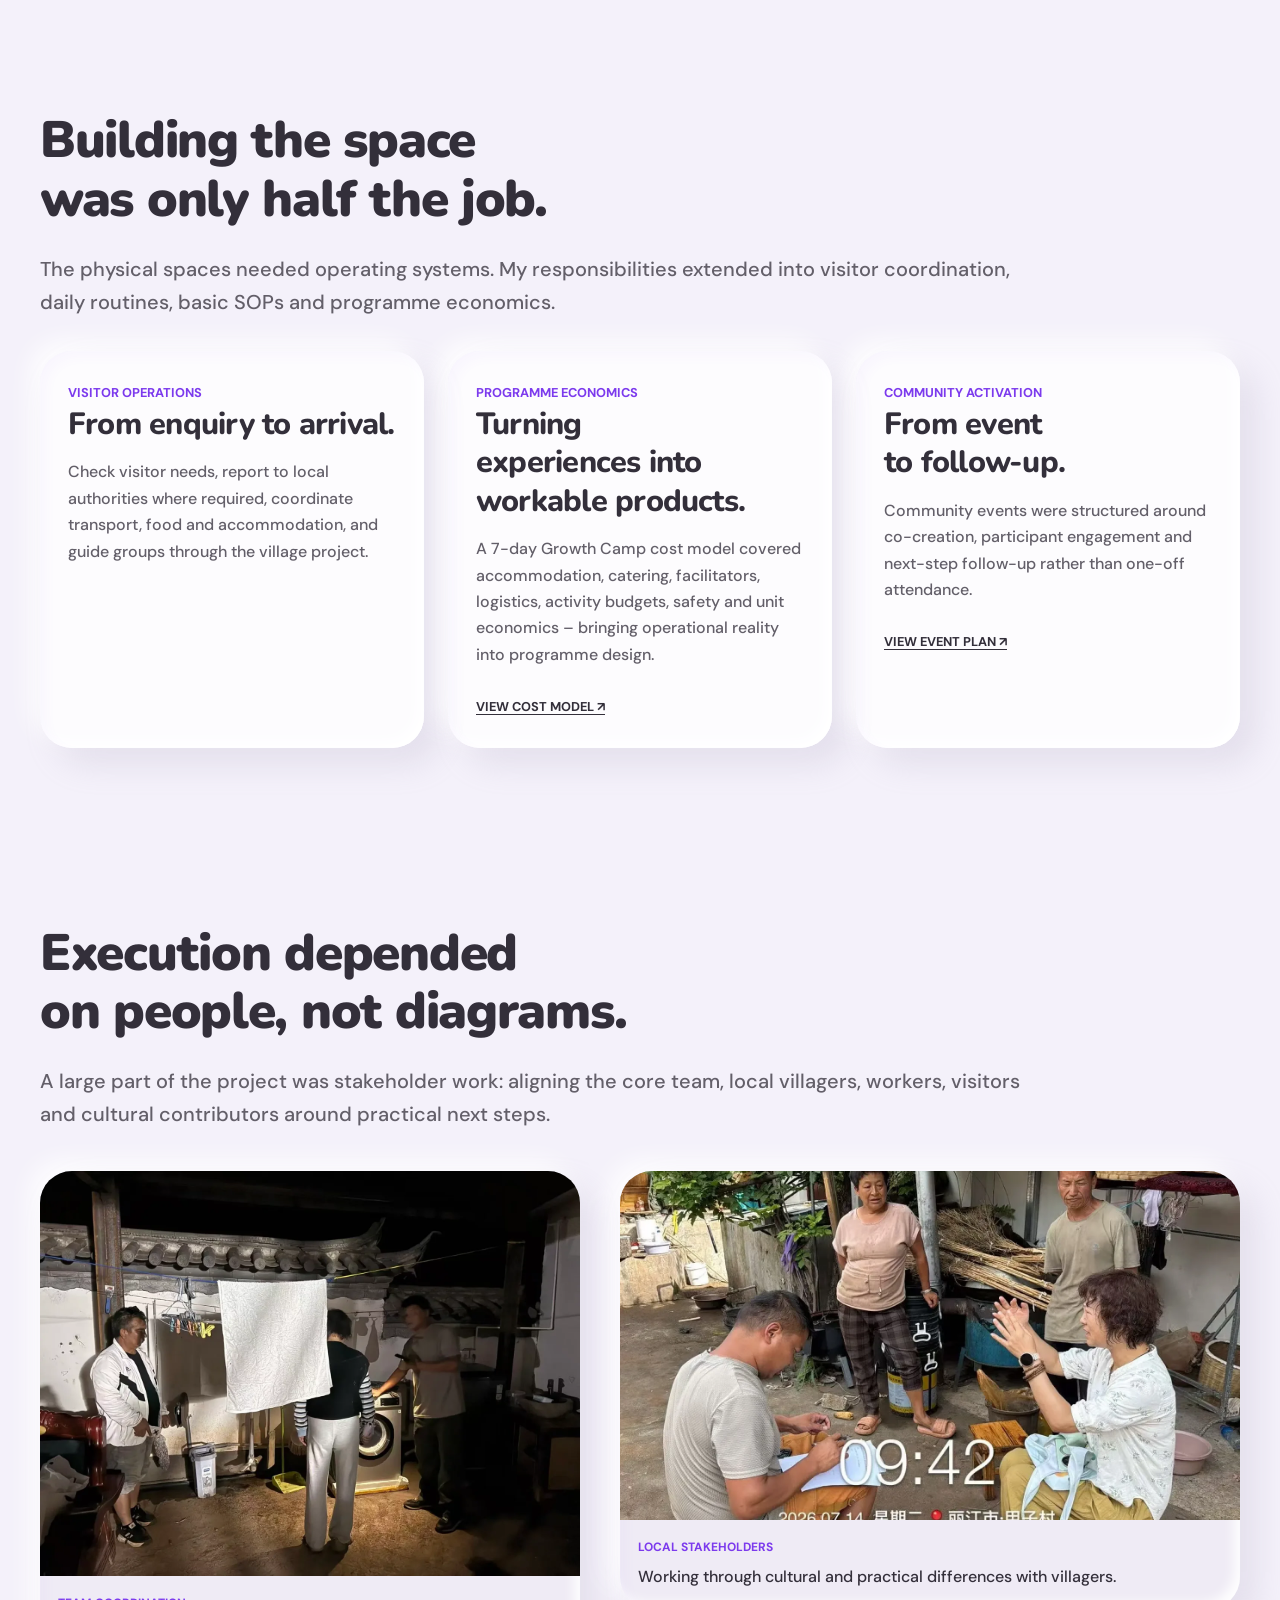
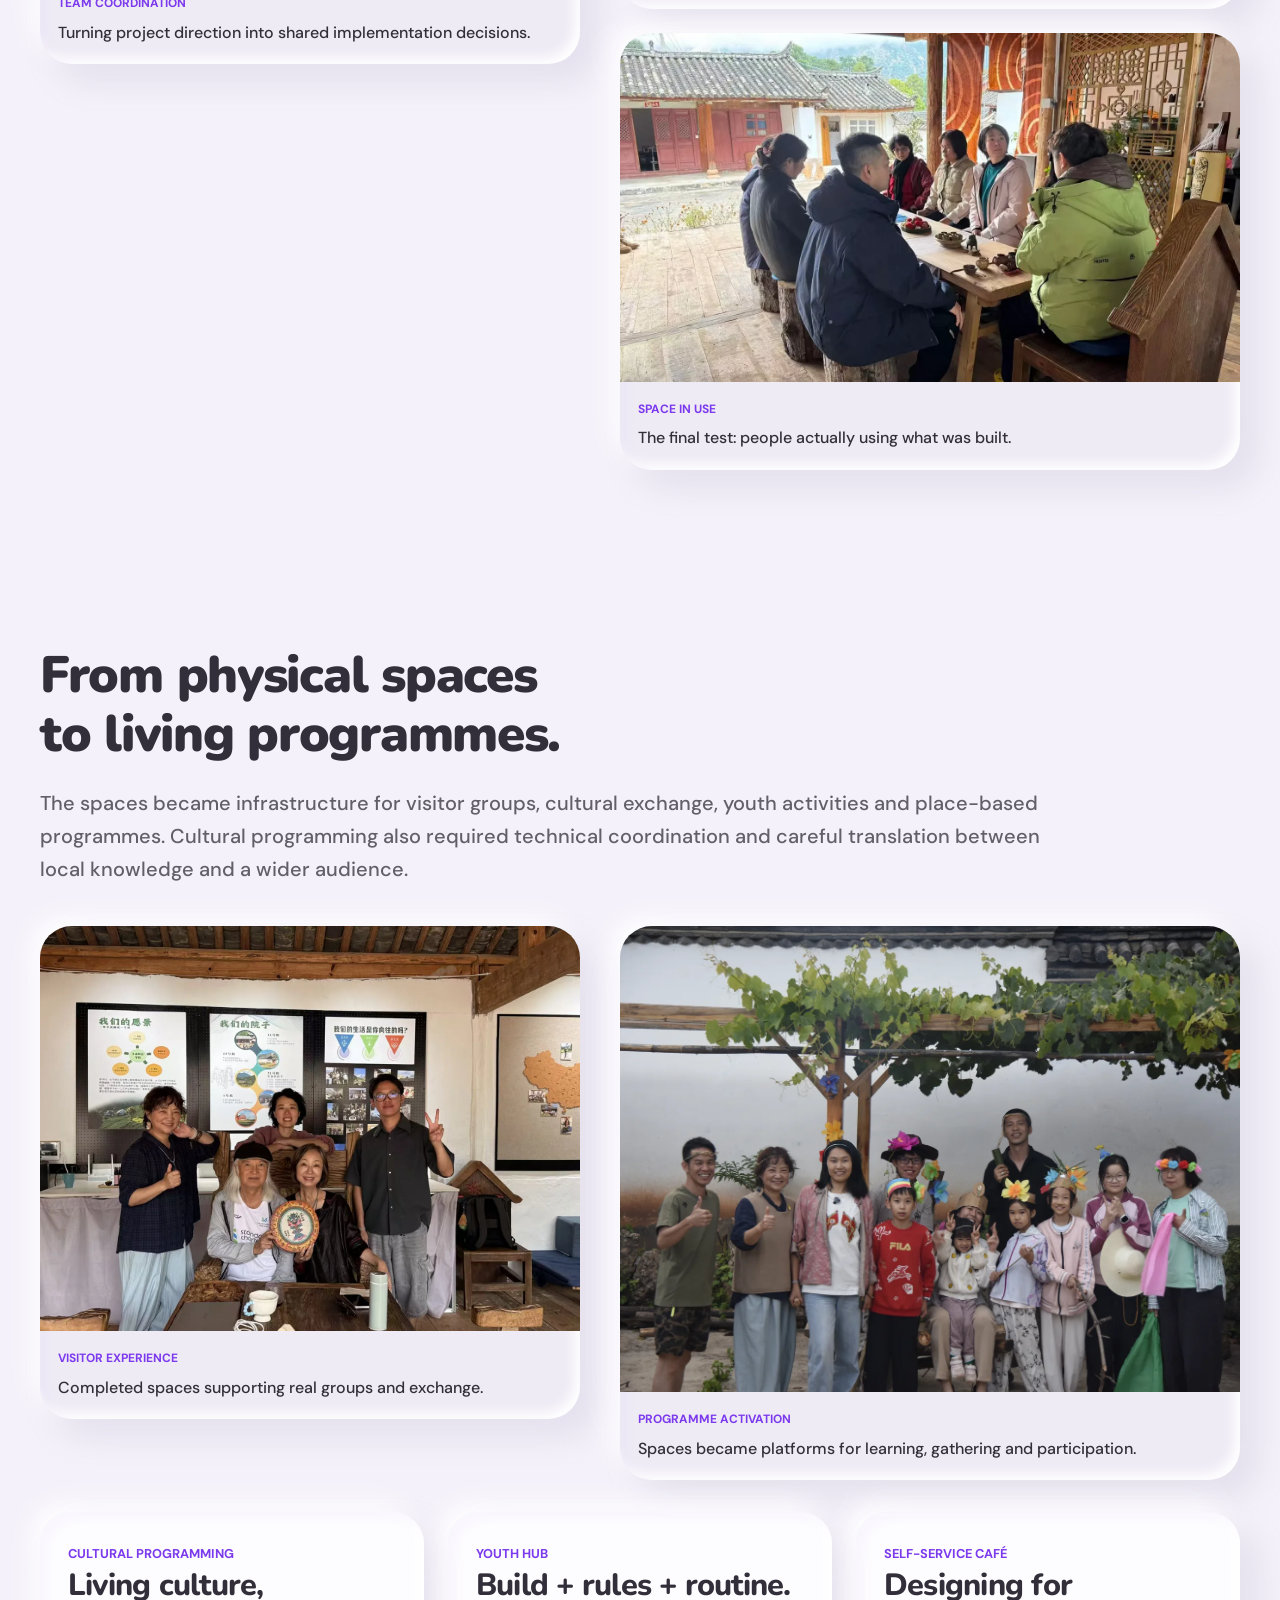
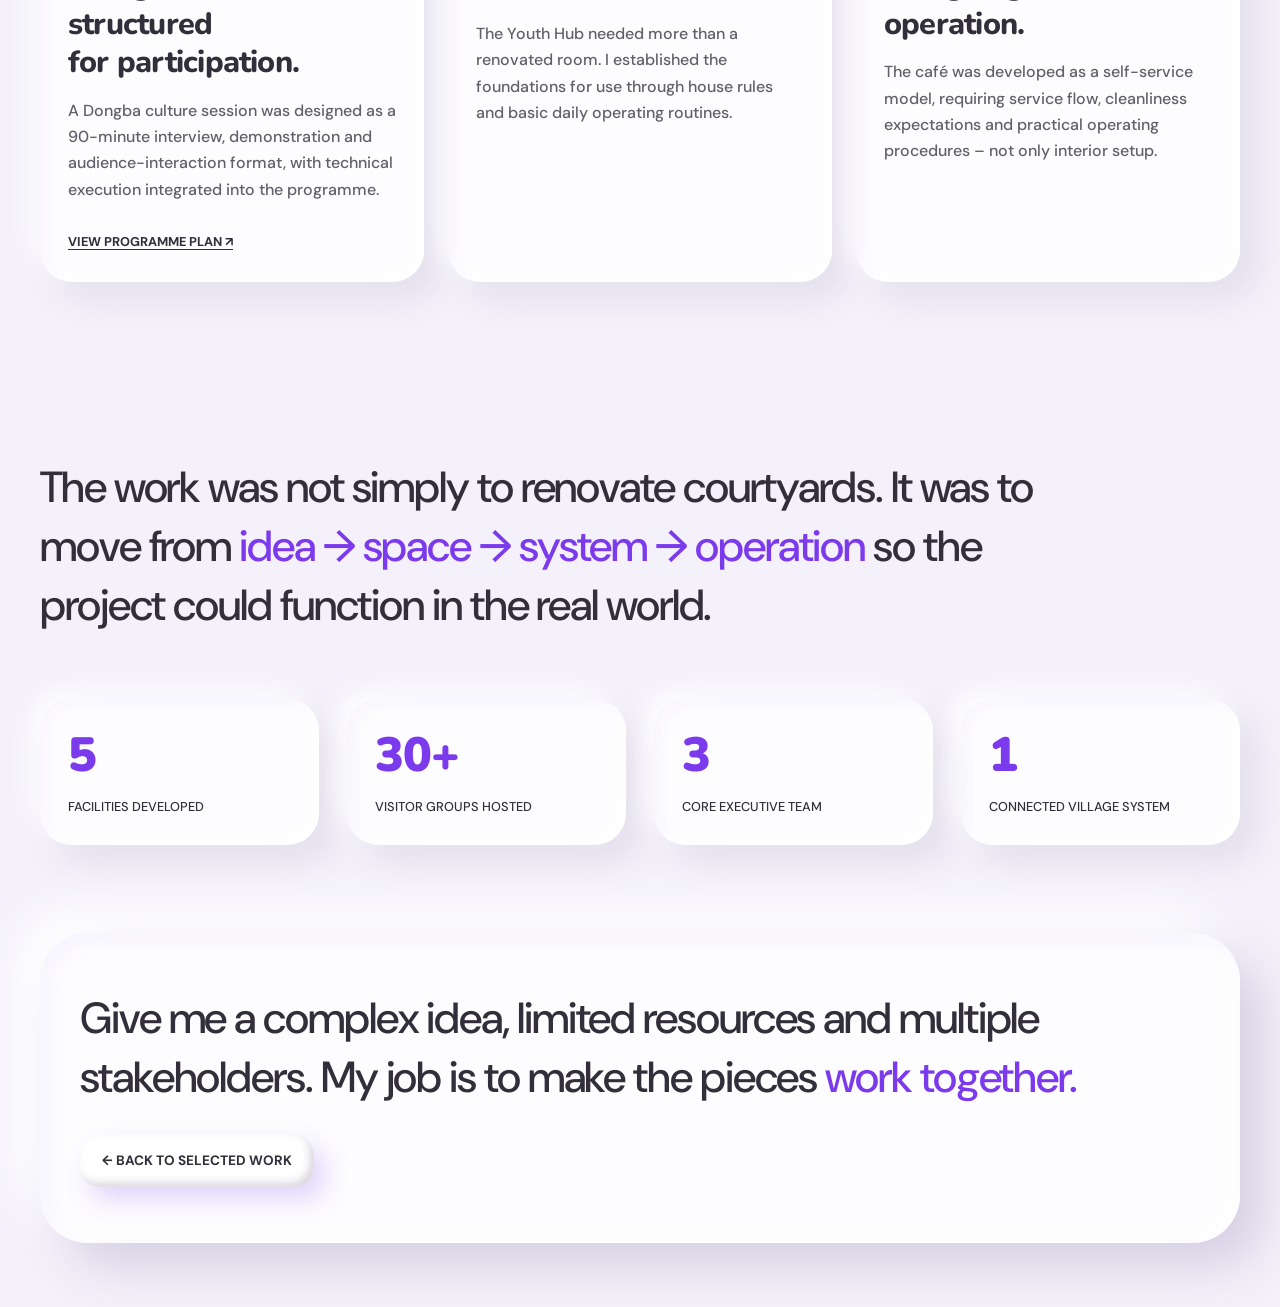
<file: projects/jiazi-village.html>
<!doctype html>
<html lang="en" data-theme="light">
<head>
<meta charset="utf-8">
<meta name="viewport" content="width=device-width,initial-scale=1">
<title>Jiazi Village  –  Hoong Wei Jun</title>
<meta name="description" content="A case study of Hoong Wei Jun's project management work in Jiazi Village: translating ideas into spaces, systems, operations and community programmes under real-world constraints.">
<link rel="stylesheet" href="../assets/site.css">
<script src="../assets/translations.js" defer></script>
<script src="../assets/site.js" defer>
</script>
<script src="../assets/i18n.js" defer></script>
<link rel="stylesheet" href="../assets/clay.css">
</head>
<body class="case-study">
<div class="clay-atmosphere" aria-hidden="true"><span class="clay-blob"></span><span class="clay-blob"></span><span class="clay-blob"></span></div>
<a class="skip-link" href="#main">Skip to content</a>
<nav aria-label="Case study navigation">
<div class="wrap">
<a href="../index.html#work">← HWJ. PORTFOLIO</a>
<a href="#role">MY ROLE ↓</a>

<label class="language-switch" hidden>
<span class="language-label">Language</span>
<select id="site-language" name="language">
<option value="en" lang="en">English</option>
<option value="zh-Hans" lang="zh-Hans">中文</option>
<option value="ms" lang="ms">Bahasa Malaysia</option>
</select>
</label>
</div>
</nav>
<main id="main">
<header class="hero">
<div class="wrap">
<div class="hero-grid">
<div>
<h1>FROM IDEA<br>TO <em>WORKING REALITY.</em>
</h1>
<p class="context">Jiazi Village · Lijiang, China · Project Development & Operations</p>
<p class="lead">Jiazi Village is a rural transformation project working to regenerate underused traditional courtyards into an international eco-residential community. My role was to translate ambitious ideas into spaces, systems and day-to-day operations that could actually work in the village.</p>
<div class="meta">
<div>
<b>ROLE</b>
<span>Project Manager</span>
</div>
<div>
<b>SCOPE</b>
<span>Design → Operations</span>
</div>
<div>
<b>CONTEXT</b>
<span>Rural revitalisation</span>
</div>
<div>
<b>LOCATION</b>
<span>Lijiang, China</span>
</div>
</div>
</div>
<div class="hero-visual">
<img src="../assets/previews/f3f9c650da51.webp" alt="Jiazi Village project site with local villagers working" width="2560" height="3413">
<div class="hero-tag">
<b>THE OPERATING REALITY</b>
<span>Remote location. Limited manpower. Material constraints. Cultural differences. Long-term development horizon.</span>
</div>
</div>
</div>
</div>
</header>
<section>
<div class="wrap">
<h2>Building where conventional<br>solutions don't always work.</h2>
<p class="intro">The village sits deep within the Yulong Snow Mountain area. That meant every decision – from sourcing materials to coordinating people – had to work within practical, cultural and financial constraints.</p>
<div class="challenge-grid">
<article class="challenge">

<h3>Remote location</h3>
<p>Long-distance logistics made sourcing and transporting renovation materials slower and more expensive.</p>
</article>
<article class="challenge">

<h3>Limited manpower</h3>
<p>There was little access to specialised renovation labour, so implementation depended heavily on available local workers.</p>
</article>
<article class="challenge">

<h3>Resource constraints</h3>
<p>Strict budgets required us to reuse and adapt materials already available in the village wherever possible.</p>
</article>
<article class="challenge">

<h3>Cross-cultural execution</h3>
<p>Different working practices, local traditions and communication styles made new ideas slower to align and implement.</p>
</article>
<article class="challenge">

<h3>Long-term economics</h3>
<p>The project's sustainable-development model carried a longer return horizon than a conventional short-term commercial pitch.</p>
</article>
</div>
</div>
</section>
<section id="role">
<div class="wrap">
<h2>I turned the concept<br>into something buildable.</h2>
<div class="role-panel">
<div class="role-title">
<h3>SPACE<br>TRANSFORMATION<br>+ OPERATIONS</h3>
<p class="context">PROJECT MANAGER</p>
</div>
<div class="role-copy">
<p>Together with the team, we developed transformation ideas for each courtyard. <strong>My responsibility was to convert those ideas into visible, workable renovation and then build the systems needed to operate the spaces.</strong>
</p>
</div>
</div>
<div class="process" role="tablist" aria-label="Project delivery process">
<button type="button" class="process-step active" aria-pressed="true" data-title="IDEA" data-copy="Translate the intended purpose of each courtyard into a clear project direction and practical brief.">
<b>01</b>
<span>Idea</span>
</button>
<button type="button" class="process-step" aria-pressed="false" data-title="DESIGN" data-copy="Turn themes into layouts, spatial decisions, furniture requirements and implementable renovation choices.">
<b>02</b>
<span>Design</span>
</button>
<button type="button" class="process-step" aria-pressed="false" data-title="BUDGET" data-copy="Work within strict cost constraints and decide where to buy, adapt, simplify or reuse existing materials.">
<b>03</b>
<span>Budget</span>
</button>
<button type="button" class="process-step" aria-pressed="false" data-title="PROCUREMENT" data-copy="Source renovation materials, furniture and operating equipment based on cost, availability and suitability.">
<b>04</b>
<span>Procure</span>
</button>
<button type="button" class="process-step" aria-pressed="false" data-title="LOGISTICS" data-copy="Coordinate the movement of materials into a remote village environment where access and supply were limited.">
<b>05</b>
<span>Logistics</span>
</button>
<button type="button" class="process-step" aria-pressed="false" data-title="RENOVATION" data-copy="Coordinate local workers across electricity, water, furniture, landscaping and general renovation work – often without specialised contractors.">
<b>06</b>
<span>Renovate</span>
</button>
<button type="button" class="process-step" aria-pressed="false" data-title="OPERATIONS" data-copy="After delivery, establish practical SOPs, house rules, visitor flows and daily operating routines so the spaces could function.">
<b>07</b>
<span>Operate</span>
</button>
</div>
<div class="process-detail" aria-live="polite" aria-atomic="true">
<b id="process-title">IDEA</b>
<p id="process-copy">Translate the intended purpose of each courtyard into a clear project direction and practical brief.</p>
</div>
</div>
</section>
<section>
<div class="wrap">
<h2>The value was not the buildings.<br>It was what they enabled.</h2>
<p class="intro">Jiazi Village was not a collection of separate renovation projects. The operating idea was to turn underused village assets into spaces that could support people, programmes and ongoing activity. This is the chain I worked inside.</p>
<div class="village-flow">
<div class="flow-rail" role="tablist" aria-label="Village transformation system">
<button type="button" class="flow-step active" aria-pressed="true" data-stage="UNDERUSED ASSETS" data-title="Start with what already exists." data-copy="Traditional courtyards and village land were the starting assets. The question was not simply how to renovate them, but how each could gain a useful role inside a wider village model." data-proof1="Courtyards" data-proof2="Existing village fabric" data-proof3="Land + local resources">
<span class="flow-dot">01</span>
<h3>UNDERUSED<br>ASSETS</h3>
<p>Courtyards · land · existing village fabric</p>
</button>
<button type="button" class="flow-step" aria-pressed="false" data-stage="SPACES" data-title="Give each asset a clear function." data-copy="Underused assets became working spaces: Cultural Hub, Youth Hub, café, accommodation and gardens. Physical transformation created the infrastructure for the next layer." data-proof1="Cultural Hub" data-proof2="Youth Hub + stay" data-proof3="Café + gardens">
<span class="flow-dot">02</span>
<h3>SPACES</h3>
<p>Turn assets into usable places</p>
</button>
<button type="button" class="flow-step" aria-pressed="false" data-stage="OPERATIONS" data-title="Make the spaces usable every day." data-copy="A finished room is not an operating project. SOPs, procurement, visitor flows, accommodation routines, maintenance and service expectations made the physical spaces functional." data-proof1="SOPs + house rules" data-proof2="Visitor operations" data-proof3="Maintenance + service flow">
<span class="flow-dot">03</span>
<h3>OPERATIONS</h3>
<p>Rules · routines · service systems</p>
</button>
<button type="button" class="flow-step" aria-pressed="false" data-stage="PEOPLE" data-title="Connect the people who keep it moving." data-copy="The system depended on the core team, local villagers, workers, courtyard operators, volunteers, collaborators and visitors. Coordination turned separate roles into shared execution." data-proof1="Core team" data-proof2="Local villagers + workers" data-proof3="Partners + volunteers">
<span class="flow-dot">04</span>
<h3>PEOPLE</h3>
<p>Teams · villagers · collaborators</p>
</button>
<button type="button" class="flow-step" aria-pressed="false" data-stage="ACTIVITIES" data-title="Activate the infrastructure." data-copy="Once spaces and operating systems were in place, they could host visitor groups, camps, cultural exchange, youth activities, community gatherings and other place-based programmes." data-proof1="Visitor groups" data-proof2="Cultural programmes" data-proof3="Camps + gatherings">
<span class="flow-dot">05</span>
<h3>ACTIVITIES</h3>
<p>Programmes · exchange · participation</p>
</button>
<button type="button" class="flow-step" aria-pressed="false" data-stage="REGENERATION" data-title="Create reasons for the village to stay active." data-copy="The longer-term purpose was not renovation for its own sake. It was to create a village system where spaces, people and programmes could reinforce one another and contribute to ongoing village activity." data-proof1="Active spaces" data-proof2="Ongoing participation" data-proof3="Village regeneration">
<span class="flow-dot">06</span>
<h3>REGENERATION</h3>
<p>Activity that feeds back into place</p>
</button>
</div>
<div class="flow-detail" aria-live="polite" aria-atomic="true">
<div class="flow-visual">
<span class="flow-kicker" id="flow-stage">UNDERUSED ASSETS</span>
<h3 id="flow-title">Start with what already exists.</h3>
<p>PHYSICAL INFRASTRUCTURE → OPERATING INFRASTRUCTURE → HUMAN PARTICIPATION → VILLAGE ACTIVITY</p>
</div>
<div class="flow-copy">
<p id="flow-copy">Traditional courtyards and village land were the starting assets. The question was not simply how to renovate them, but how each could gain a useful role inside a wider village model.</p>
<div class="flow-evidence">
<div class="evidence-chip">
<b>VISIBLE LAYER</b>
<span id="proof-1">Courtyards</span>
</div>
<div class="evidence-chip">
<b>SYSTEM LAYER</b>
<span id="proof-2">Existing village fabric</span>
</div>
<div class="evidence-chip">
<b>WHY IT MATTERS</b>
<span id="proof-3">Land + local resources</span>
</div>
</div>
</div>
</div>
</div>
<div class="system-line">
<span>01 PHYSICAL INFRASTRUCTURE</span>
<b>→</b>
<span>02 OPERATING INFRASTRUCTURE</span>
<b>→</b>
<span>03 HUMAN PARTICIPATION</span>
<b>→</b>
<span>04 VILLAGE ACTIVITY</span>
</div>
<p class="source-note">Original project design material below shows the courtyard system and intended relationships between spaces. These boards are kept as source evidence; the interactive model above explains how I understood the operating logic behind them.</p>
<div class="source-boards">
<a href="../assets/images/jiazi/jiazi-cultural-hub-design%2001.webp" target="_blank" rel="noopener">
<img loading="lazy" src="../assets/previews/0bc0721d5c57.webp" alt="Original Jiazi Village courtyard design board" width="2646" height="3780">
<span class="label">ORIGINAL DESIGN BOARD · OPEN ↗</span>
</a>
<a href="../assets/images/jiazi/jiazi-cultural-hub-design%2002.webp" target="_blank" rel="noopener">
<img loading="lazy" src="../assets/previews/ee246a557d30.webp" alt="Original Jiazi Village ecosystem design board" width="2646" height="3780">
<span class="label">ORIGINAL SYSTEM BOARD · OPEN ↗</span>
</a>
</div>
</div>
</section>
<section>
<div class="wrap">
<h2>See the transformation,<br>not just the finished photo.</h2>
<div class="build-grid">
<div class="stage-viewer">
<a class="zoom-link" href="../assets/images/jiazi/jiazi-cultural-hub-garden-before.webp" target="_blank" rel="noopener">
<img id="garden-image" src="../assets/previews/2aacedc4acb0.webp" alt="Cultural Hub garden before transformation" width="2560" height="3413">
</a>
<div class="stage-controls">
<button type="button" class="stage-btn active" aria-pressed="true" data-img="../assets/images/jiazi/jiazi-cultural-hub-garden-before.webp" data-alt="Cultural Hub garden before transformation">BEFORE</button>
<button type="button" class="stage-btn" aria-pressed="false" data-img="../assets/images/jiazi/jiazi-cultural-hub-garden-in-progress.webp" data-alt="Cultural Hub garden during implementation">IN PROGRESS</button>
<button type="button" class="stage-btn" aria-pressed="false" data-img="../assets/images/jiazi/cultural-hub-garden.webp" data-alt="Completed Cultural Hub garden">COMPLETED</button>
</div>
</div>
<div class="build-copy">
<h3>From bare ground to an operating landscape.</h3>
<p class="context">CULTURAL HUB GARDEN</p>
<p>The garden shows the full implementation cycle clearly: an underdeveloped courtyard, physical path and planting work, and finally a functioning landscaped environment integrated with the Cultural Hub.</p>
<div class="proof-strip">
<div class="proof-card">
<b>CONSTRAINT</b>
<p>Limited materials and specialist labour.</p>
</div>
<div class="proof-card">
<b>APPROACH</b>
<p>Work with local labour and adapt materials already available.</p>
</div>
<div class="proof-card">
<b>RESULT</b>
<p>A completed garden connected to the cultural space and visitor experience.</p>
</div>
</div>
</div>
</div>
<div class="field-grid">
<article class="photo-card">
<a class="zoom-link" href="../assets/images/jiazi/jiazi-me-working.webp" target="_blank" rel="noopener">
<img loading="lazy" src="../assets/previews/f5076aa7fc6f.webp" alt="Hoong Wei Jun working on site in Jiazi Village" width="1279" height="1706">
</a>
<div class="overlay">
<b>HANDS-ON EXECUTION</b>
<span>My role wasn't observational. I worked inside the implementation process.</span>
</div>
</article>
<div class="field-stack">
<article class="photo-card small">
<a class="zoom-link" href="../assets/images/jiazi/jiazi-team-working.webp" target="_blank" rel="noopener">
<img loading="lazy" src="../assets/previews/825f8f351a6f.webp" alt="Local team assembling infrastructure" width="1279" height="1706">
</a>
<div class="overlay">
<b>LOCAL IMPLEMENTATION</b>
<span>Working with available village manpower.</span>
</div>
</article>
<article class="photo-card small">
<a class="zoom-link" href="../assets/images/jiazi/jiazi-cafe-logo-in%20progress.webp" target="_blank" rel="noopener">
<img loading="lazy" src="../assets/previews/4c41a4485f10.webp" alt="Cafe identity work in progress" width="2560" height="3413">
</a>
<div class="overlay">
<b>DETAIL TO DELIVERY</b>
<span>Even small implementation details were handled on site.</span>
</div>
</article>
</div>
</div>
</div>
</section>
<section>
<div class="wrap">
<h2>Concept → build →<br>working space.</h2>
<p class="intro">The Cultural Exchange Hub is the clearest example of how the work moved from design intent into physical delivery and then into active use.</p>
<div class="field-grid">
<div class="field-stack">
<article class="photo-card small">
<a class="zoom-link" href="../assets/images/jiazi/jiazi-space-in%20progress%202.webp" target="_blank" rel="noopener">
<img loading="lazy" src="../assets/previews/b7bb9071cf2d.webp" alt="Interior during implementation" width="1706" height="1279">
</a>
<div class="overlay">
<b>IMPLEMENTATION</b>
<span>Interior fit-out and setup in progress.</span>
</div>
</article>
<article class="photo-card small">
<a class="zoom-link" href="../assets/images/jiazi/jiazi-cafe-interior.webp" target="_blank" rel="noopener">
<img loading="lazy" src="../assets/previews/b7e955a0863c.webp" alt="Completed cafe interior" width="7360" height="4912">
</a>
<div class="overlay">
<b>DELIVERED</b>
<span>A completed self-service café environment.</span>
</div>
</article>
</div>
<article class="photo-card">
<a class="zoom-link" href="../assets/images/jiazi/jiazi-final-cultural-hub%2002.webp" target="_blank" rel="noopener">
<img loading="lazy" src="../assets/previews/578645902534.webp" alt="Completed Cultural Exchange Hub interior" width="7360" height="4912">
</a>
<div class="overlay">
<b>FINAL SPACE</b>
<span>The finished Cultural Exchange Hub – designed to host people, stories and exchange.</span>
</div>
</article>
</div>
</div>
</section>
<section>
<div class="wrap">
<h2>Building the space<br>was only half the job.</h2>
<p class="intro">The physical spaces needed operating systems. My responsibilities extended into visitor coordination, daily routines, basic SOPs and programme economics.</p>
<div class="ops-grid">
<article class="ops-card">
<div>
<b>VISITOR OPERATIONS</b>
<h3>From enquiry to arrival.</h3>
<p>Check visitor needs, report to local authorities where required, coordinate transport, food and accommodation, and guide groups through the village project.</p>
</div>
<span>
</span>
</article>
<article class="ops-card">
<div>
<b>PROGRAMME ECONOMICS</b>
<h3>Turning experiences into workable products.</h3>
<p>A 7-day Growth Camp cost model covered accommodation, catering, facilitators, logistics, activity budgets, safety and unit economics – bringing operational reality into programme design.</p>
</div>
<a href="../assets/images/jiazi/%E7%94%B2%E5%AD%90%E6%9D%91%E6%88%90%E9%95%BF%E8%90%A5_%E6%B4%BB%E5%8A%A8%E6%88%90%E6%9C%AC%E6%8A%A5%E4%BB%B7%E5%8D%95.docx" target="_blank" rel="noopener">VIEW COST MODEL ↗</a>
</article>
<article class="ops-card">
<div>
<b>COMMUNITY ACTIVATION</b>
<h3>From event to follow-up.</h3>
<p>Community events were structured around co-creation, participant engagement and next-step follow-up rather than one-off attendance.</p>
</div>
<a href="../assets/images/jiazi/20260118%20%E7%9F%A5%E8%A1%8C%E8%80%85%E5%8A%9E%E5%85%AC%E5%AE%A4&%E7%94%B2%E5%AD%90%E6%9D%91%E8%8C%B6%E8%AF%9D%E4%BC%9A%E7%AC%AC%E4%B8%80%E6%9C%9F.docx" target="_blank" rel="noopener">VIEW EVENT PLAN ↗</a>
</article>
</div>
</div>
</section>
<section>
<div class="wrap">
<h2>Execution depended<br>on people, not diagrams.</h2>
<p class="intro">A large part of the project was stakeholder work: aligning the core team, local villagers, workers, visitors and cultural contributors around practical next steps.</p>
<div class="field-grid">
<article class="photo-card">
<a class="zoom-link" href="../assets/images/jiazi-team-discussion.webp" target="_blank" rel="noopener">
<img loading="lazy" src="../assets/previews/acd362f9ebb6.webp" alt="Project team discussion in Jiazi Village" width="1706" height="1279">
</a>
<div class="overlay">
<b>TEAM COORDINATION</b>
<span>Turning project direction into shared implementation decisions.</span>
</div>
</article>
<div class="field-stack">
<article class="photo-card small">
<a class="zoom-link" href="../assets/images/jiazi-villagers-discussion.webp" target="_blank" rel="noopener">
<img loading="lazy" src="../assets/previews/c8fce722436b.webp" alt="Discussion with villagers in Jiazi Village" width="1440" height="1080">
</a>
<div class="overlay">
<b>LOCAL STAKEHOLDERS</b>
<span>Working through cultural and practical differences with villagers.</span>
</div>
</article>
<article class="photo-card small">
<a class="zoom-link" href="../assets/images/jiazi/jiazi-cultural-hub-final-event.webp" target="_blank" rel="noopener">
<img loading="lazy" src="../assets/previews/cc2fb3cdca2b.webp" alt="People using the completed Cultural Hub" width="1706" height="1279">
</a>
<div class="overlay">
<b>SPACE IN USE</b>
<span>The final test: people actually using what was built.</span>
</div>
</article>
</div>
</div>
</div>
</section>
<section>
<div class="wrap">
<h2>From physical spaces<br>to living programmes.</h2>
<p class="intro">The spaces became infrastructure for visitor groups, cultural exchange, youth activities and place-based programmes. Cultural programming also required technical coordination and careful translation between local knowledge and a wider audience.</p>
<div class="activate-grid">
<article class="photo-card">
<a class="zoom-link" href="../assets/images/jiazi/cultural-hub-visitors-01.jpg" target="_blank" rel="noopener">
<img loading="lazy" src="../assets/previews/32543eaf88ed.webp" alt="Visitors at the Cultural Hub" width="1706" height="1279">
</a>
<div class="overlay">
<b>VISITOR EXPERIENCE</b>
<span>Completed spaces supporting real groups and exchange.</span>
</div>
</article>
<article class="photo-card">
<a class="zoom-link" href="../assets/images/jiazi/youth-hub-event-%20kids-camp.webp" target="_blank" rel="noopener">
<img loading="lazy" src="../assets/previews/d30bd66f6d98.webp" alt="Youth Hub event" width="7360" height="4912">
</a>
<div class="overlay">
<b>PROGRAMME ACTIVATION</b>
<span>Spaces became platforms for learning, gathering and participation.</span>
</div>
</article>
</div>
<div class="ops-grid">
<article class="ops-card">
<div>
<b>CULTURAL PROGRAMMING</b>
<h3>Living culture, structured for participation.</h3>
<p>A Dongba culture session was designed as a 90-minute interview, demonstration and audience-interaction format, with technical execution integrated into the programme.</p>
</div>
<a href="../assets/images/jiazi/20260305%20%E7%94%B2%E5%AD%90%E6%9D%91%E4%BA%BA%E7%89%A9%E5%BF%97%E7%AC%AC%E4%B8%89%E6%9C%9F%20%E5%92%8C%E9%92%A7%E8%80%81%E5%B8%88%E9%87%87%E8%AE%BF%E4%B8%8E%E6%96%87%E5%8C%96%E5%B1%95%E7%A4%BA.docx" target="_blank" rel="noopener">VIEW PROGRAMME PLAN ↗</a>
</article>
<article class="ops-card">
<div>
<b>YOUTH HUB</b>
<h3>Build + rules + routine.</h3>
<p>The Youth Hub needed more than a renovated room. I established the foundations for use through house rules and basic daily operating routines.</p>
</div>
</article>
<article class="ops-card">
<div>
<b>SELF-SERVICE CAFÉ</b>
<h3>Designing for operation.</h3>
<p>The café was developed as a self-service model, requiring service flow, cleanliness expectations and practical operating procedures – not only interior setup.</p>
</div>
</article>
</div>
</div>
</section>
<section>
<div class="wrap">
<p class="statement">The work was not simply to renovate courtyards. It was to move from <em>idea → space → system → operation</em> so the project could function in the real world.</p>
<div class="metrics">
<div class="metric">
<strong>5</strong>
<span>FACILITIES DEVELOPED</span>
</div>
<div class="metric">
<strong>30+</strong>
<span>VISITOR GROUPS HOSTED</span>
</div>
<div class="metric">
<strong>3</strong>
<span>CORE EXECUTIVE TEAM</span>
</div>
<div class="metric">
<strong>1</strong>
<span>CONNECTED VILLAGE SYSTEM</span>
</div>
</div>
</div>
</section>
<section class="closing">
<div class="wrap">
<p class="statement">Give me a complex idea, limited resources and multiple stakeholders. My job is to make the pieces <em>work together.</em>
</p>
<a class="back" href="../index.html#work">← BACK TO SELECTED WORK</a>
</div>
</section>
</main>
</body>
</html>
</file>
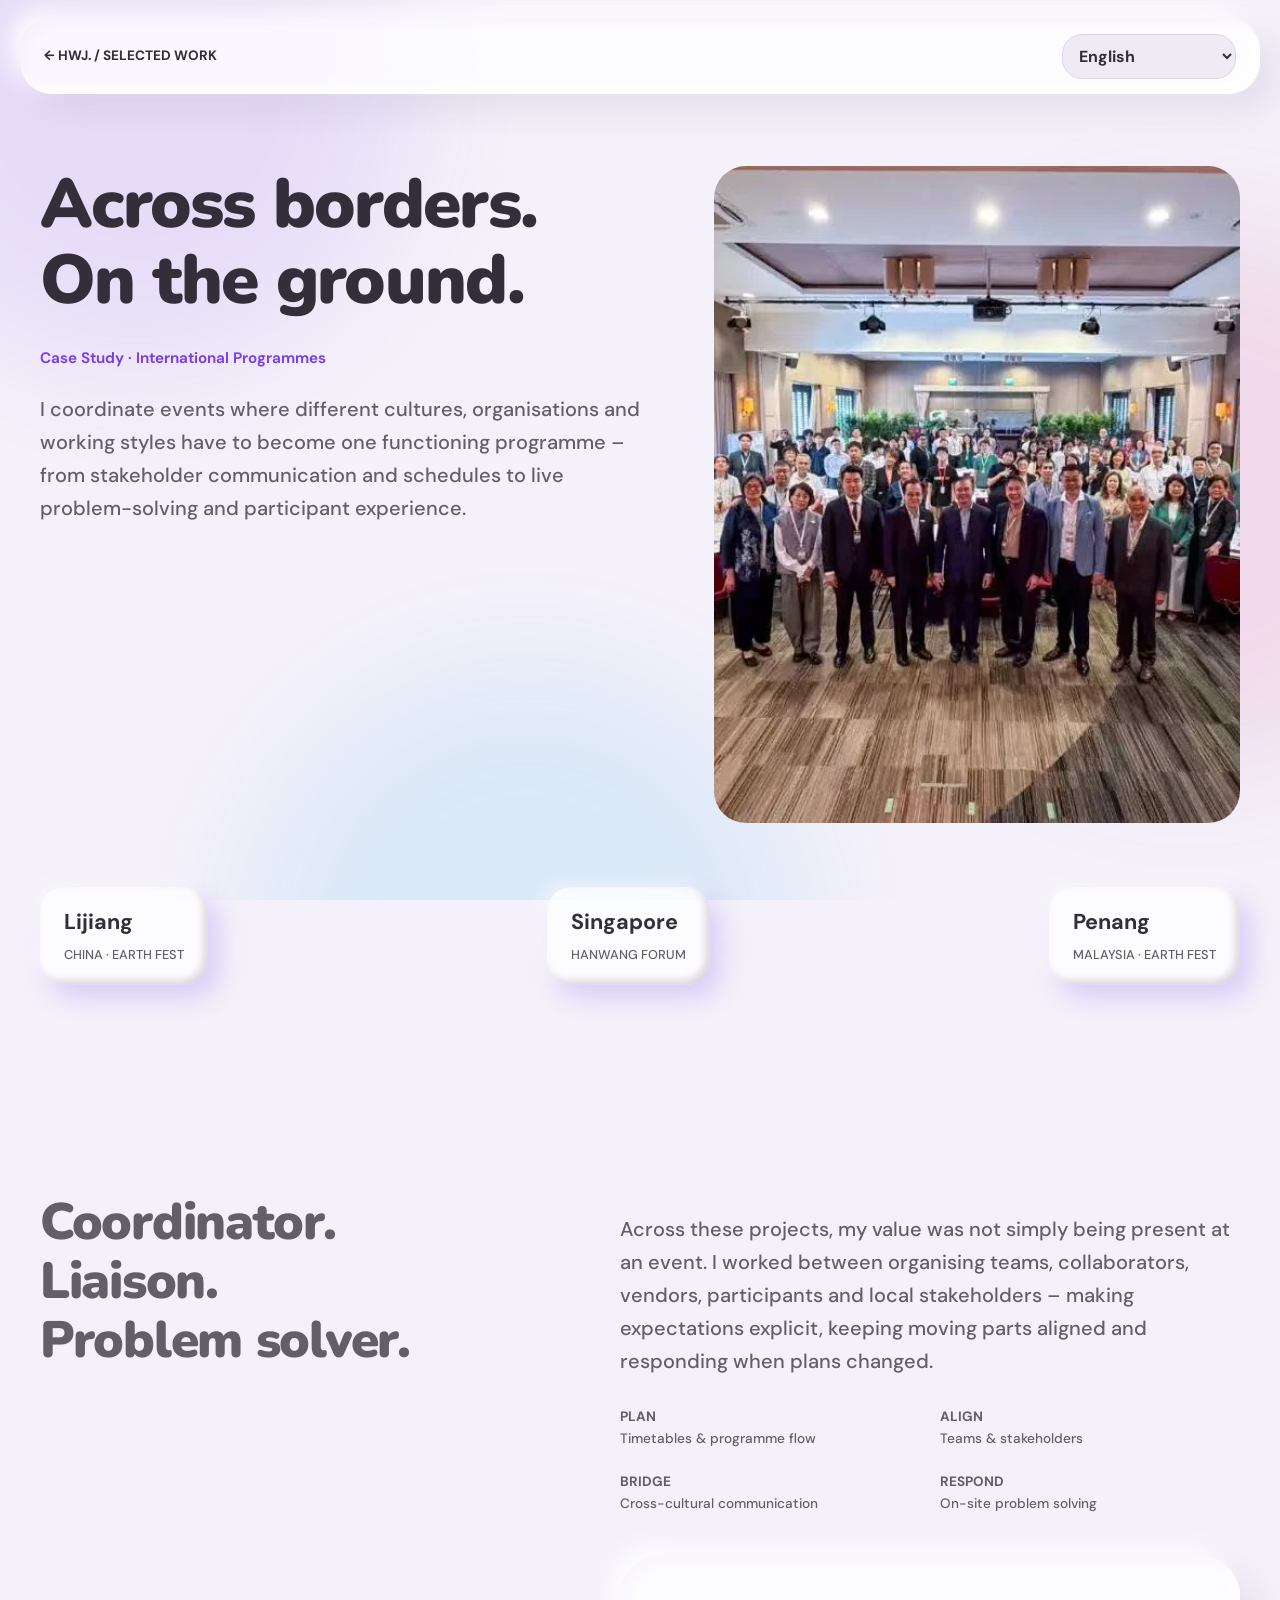
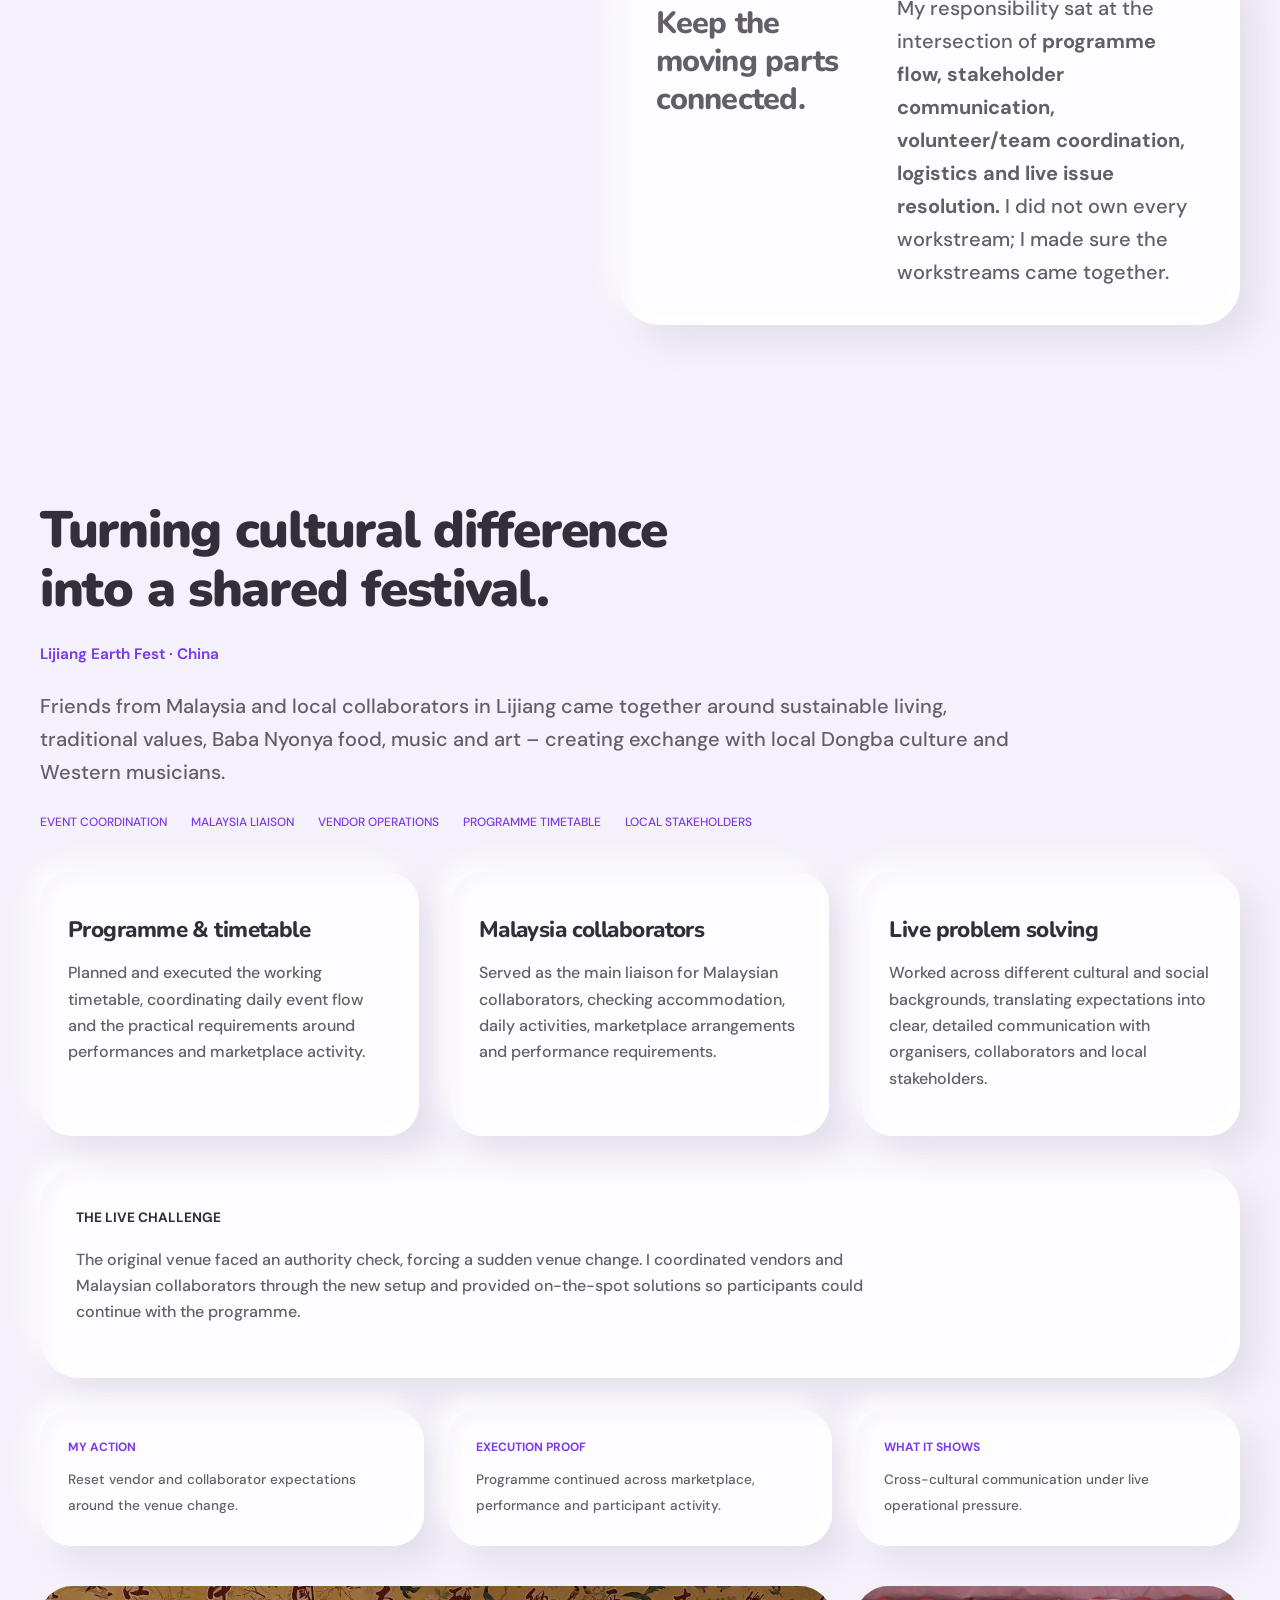
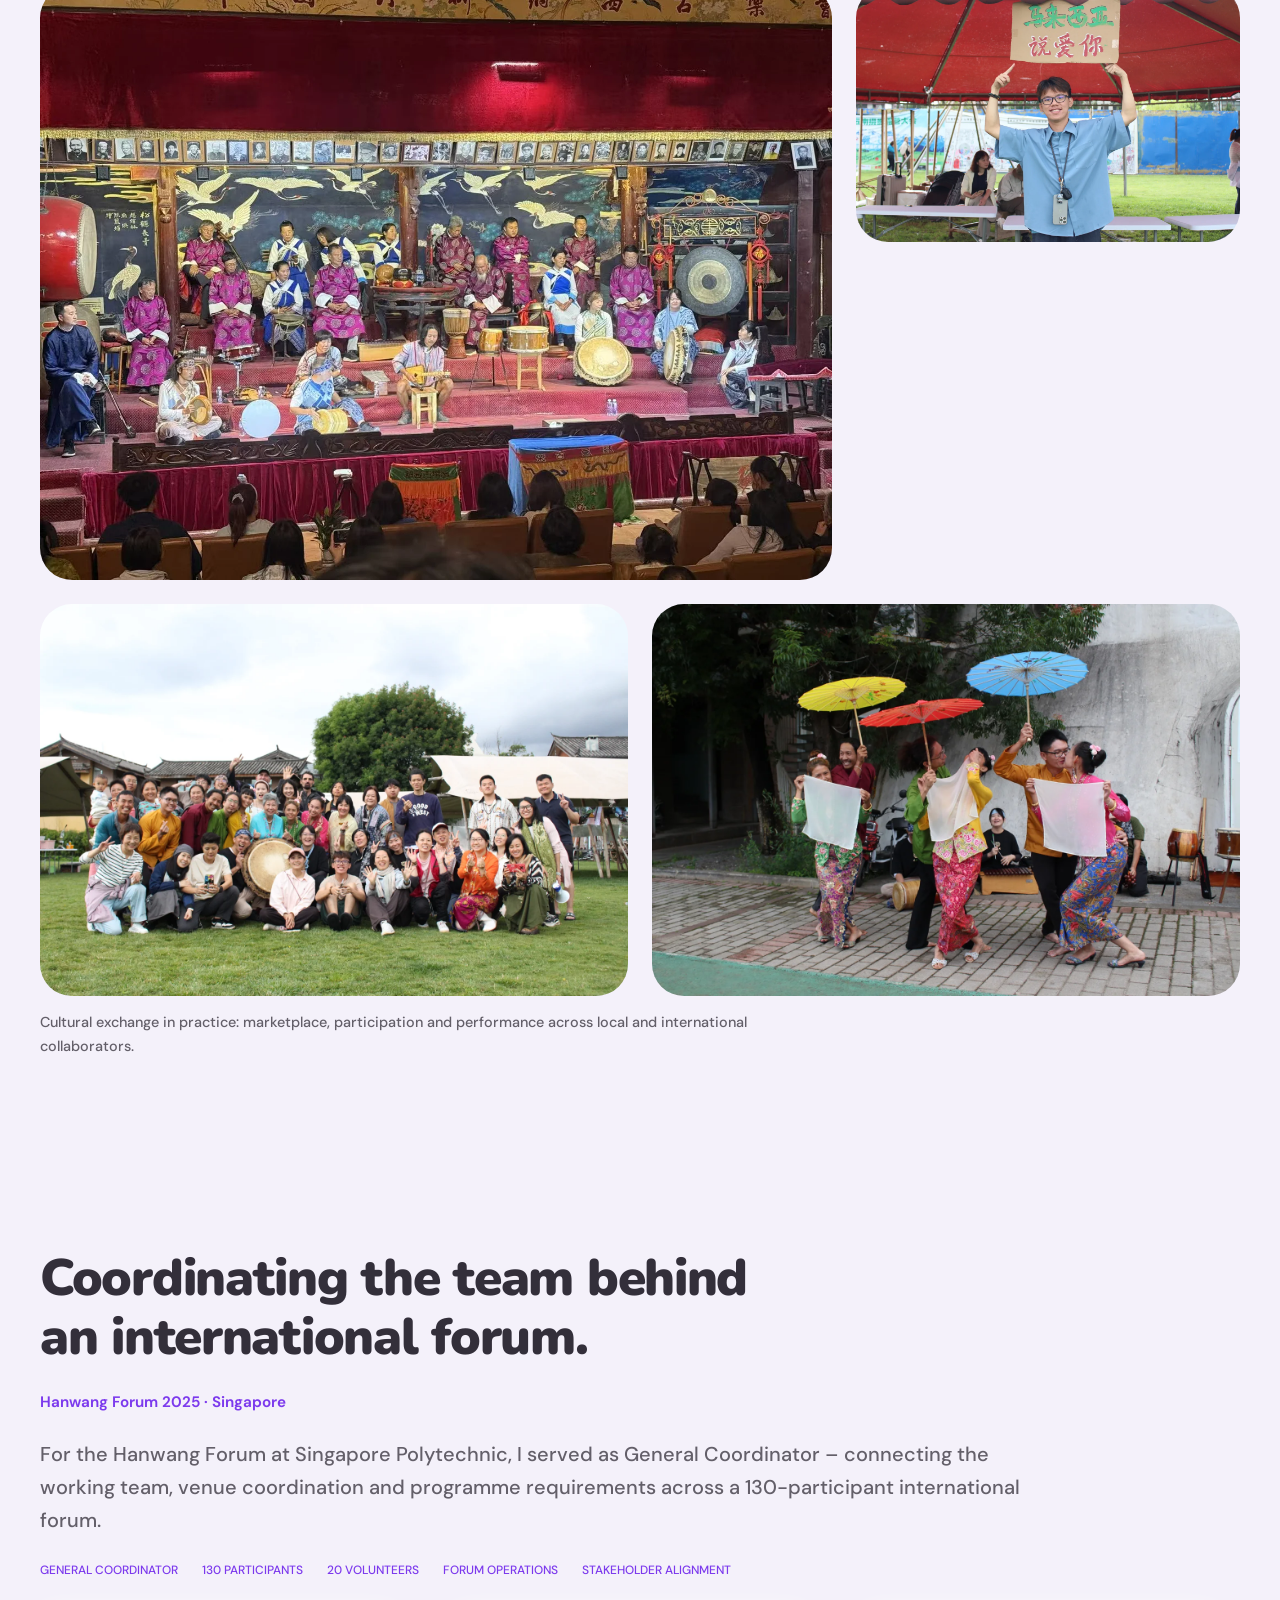
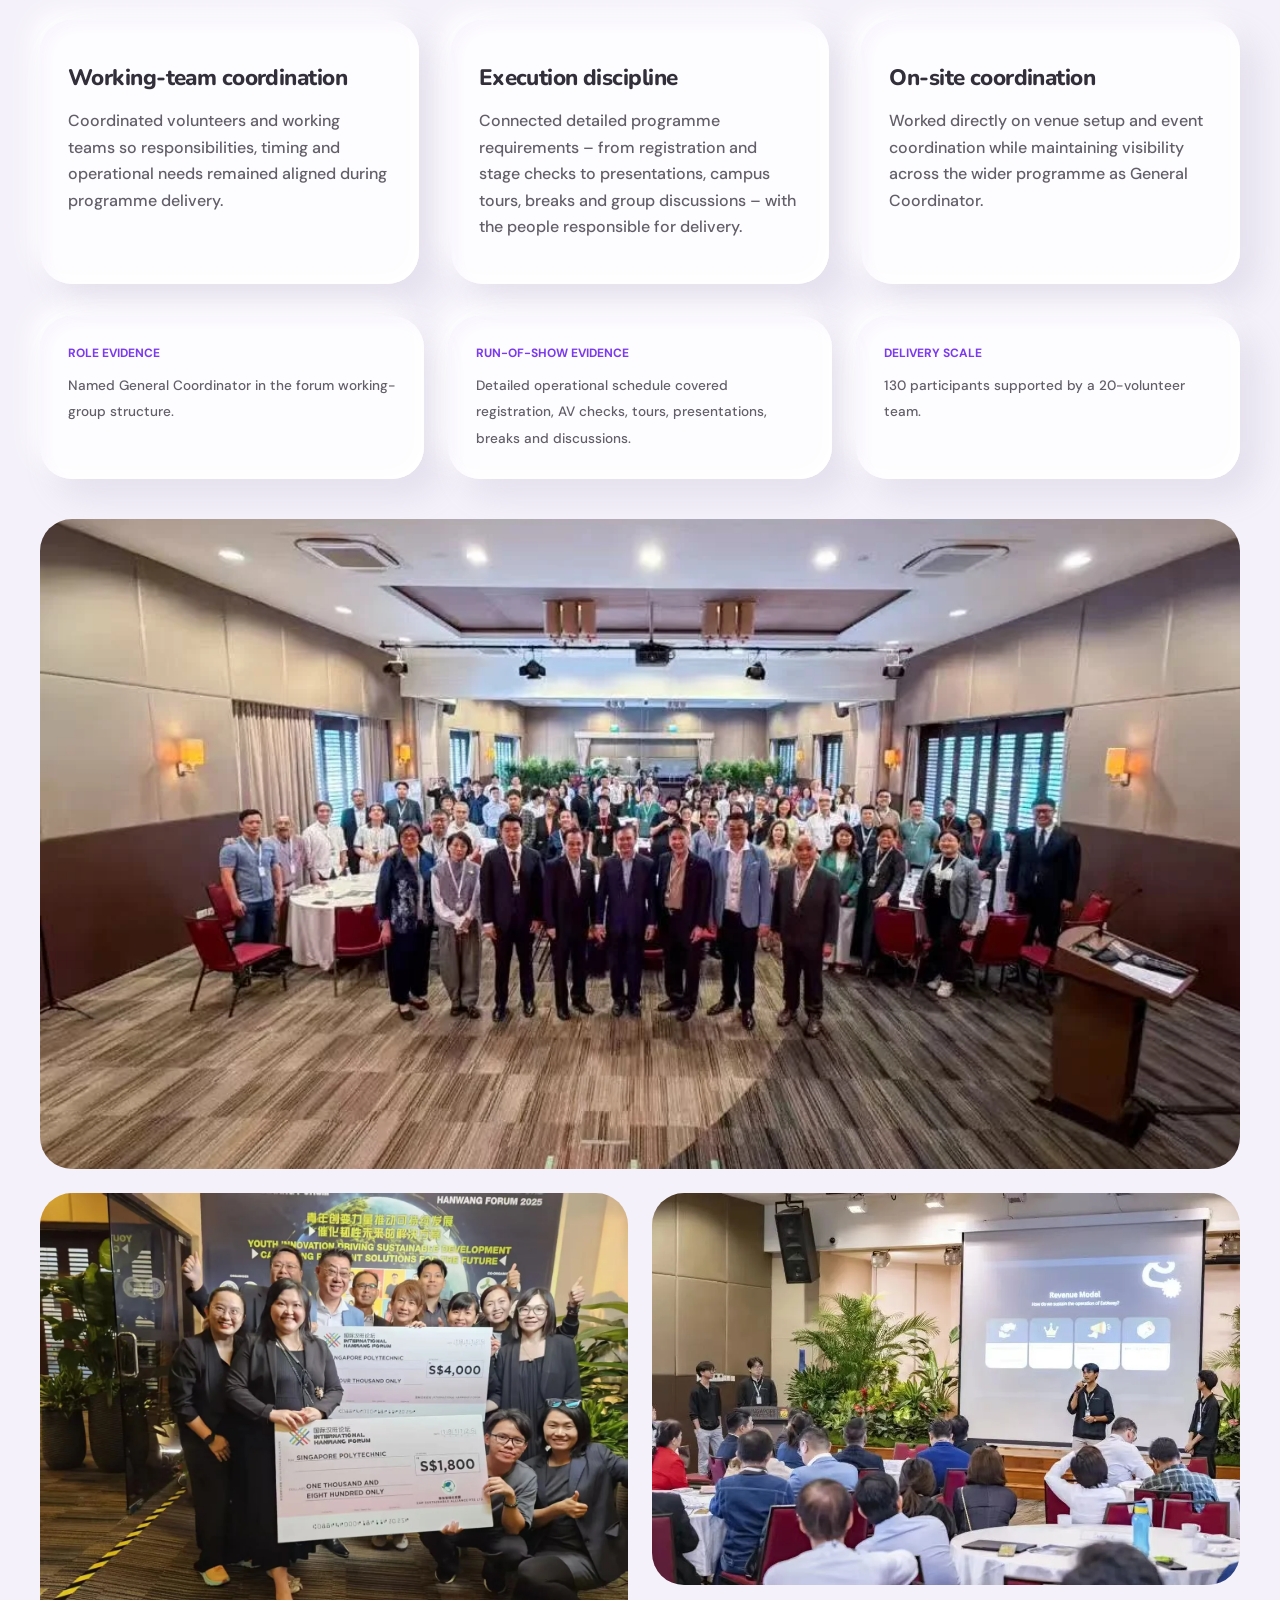
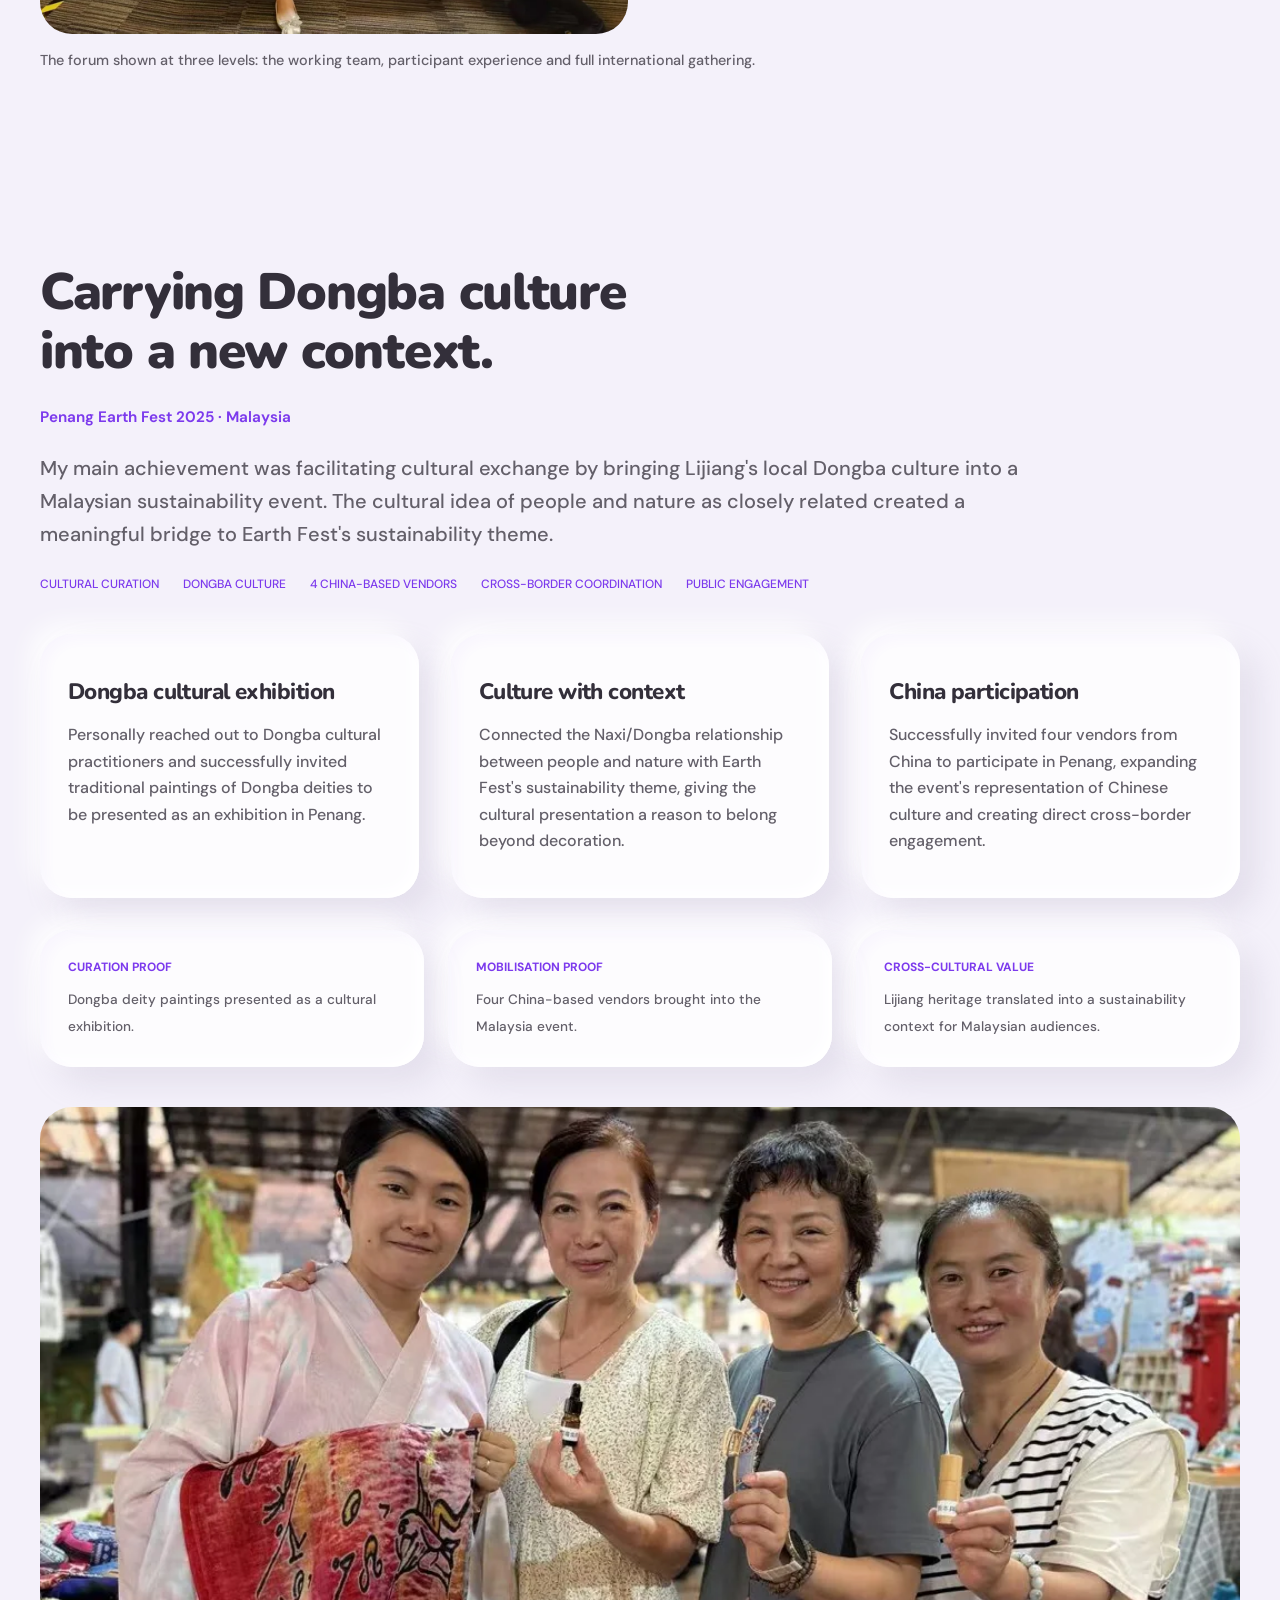
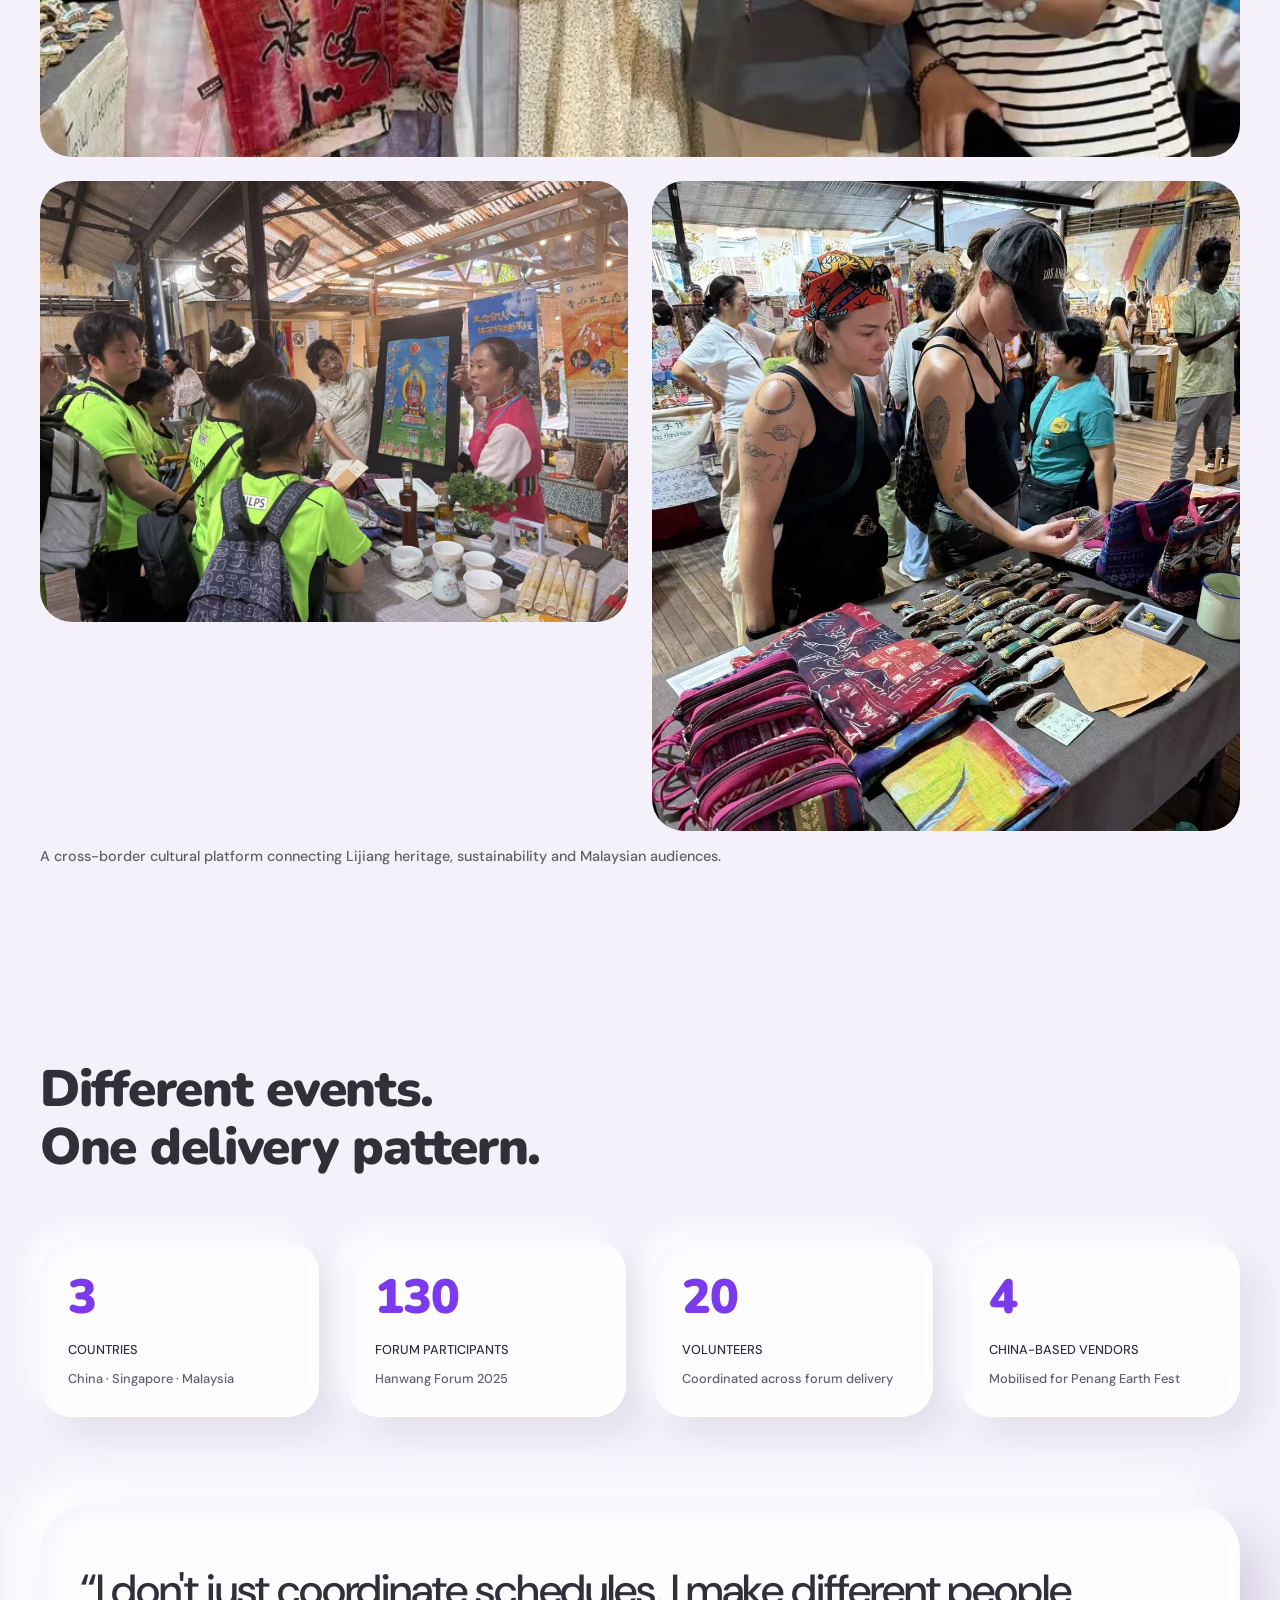
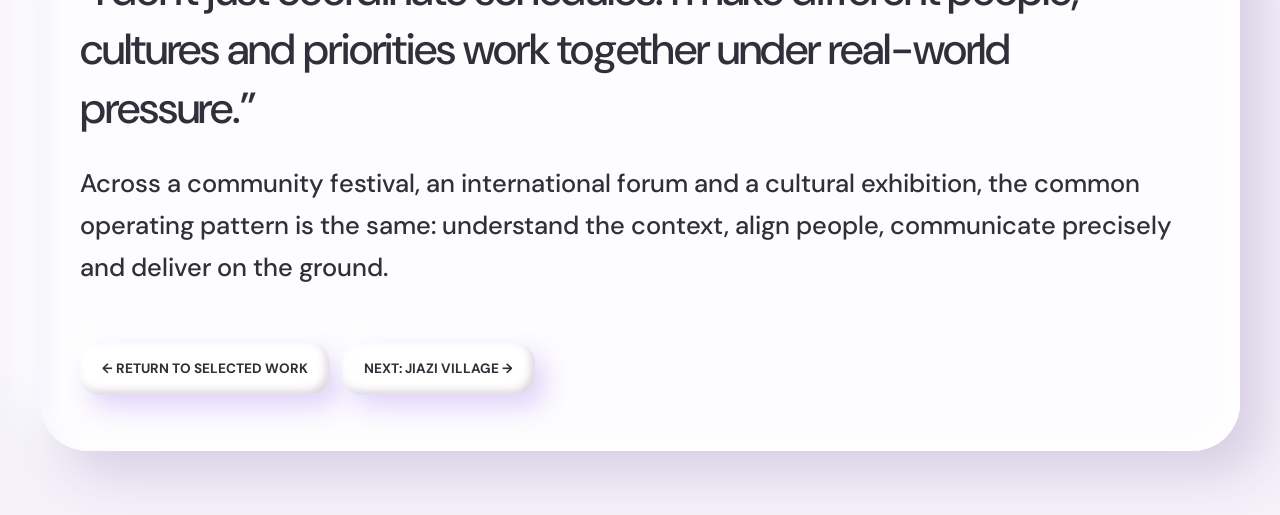
<file: projects/lijiang-earth-fest.html>
<!doctype html><html lang="en"><head><meta charset="utf-8"><meta name="viewport" content="width=device-width,initial-scale=1"><link rel="canonical" href="hanwang-forum.html#lijiang"><script src="../assets/redirect.js"></script><meta http-equiv="refresh" content="0; url=hanwang-forum.html#lijiang"><title>Lijiang Earth Fest — Hoong Wei Jun</title></head><body><p>Opening the grouped <a href="hanwang-forum.html#lijiang">Cross-Border Events & Forums case study</a>…</p></body></html>
</file>
<file: assets/site.css>
@font-face {
  font-family: Manrope;
  src: url("fonts/Manrope.ttf") format("truetype");
  font-weight: 200 800;
  font-display: swap;
}

/* Shared by the portfolio and all case studies. */
:root {
  color-scheme: light dark;
  --ink: #173d30;
  --muted: #53665d;
  --paper: #f5f6f2;
  --card: #eaf0e8;
  --green: #236448;
  --line: #cad5ca;
  --lime: #236448;
  --orange: #236448;
  --radius: 14px;
  --ease: cubic-bezier(.16, 1, .3, 1);
}
@media (prefers-color-scheme: dark) {
  :root {
    --ink: #e2eee3;
    --muted: #b0c3b6;
    --paper: #13241c;
    --card: #1d3226;
    --green: #a9d7b6;
    --line: #3b5444;
    --lime: #a9d7b6;
    --orange: #a9d7b6;
  }
}
* { box-sizing: border-box; }
html { scroll-padding-top: 100px; scrollbar-color: var(--muted) var(--paper); }
body { margin: 0; background: var(--paper); color: var(--ink); font-family: Manrope, sans-serif; line-height: 1.65; }
::selection { background: var(--green); color: var(--paper); }
a { color: inherit; text-underline-offset: .22em; }
button { font: inherit; color: inherit; cursor: pointer; }
button, a { -webkit-tap-highlight-color: transparent; }
:focus-visible { outline: 3px solid var(--green); outline-offset: 5px; }
img { max-width: 100%; height: auto; display: block; }
figure { margin: 0; }
em { font-style: normal; color: var(--green); }
p { max-width: 72ch; }
h1, h2, h3, h4 { font-weight: 650; letter-spacing: -.035em; text-wrap: balance; }
h1 { font-size: clamp(3rem, 6.8vw, 6rem); line-height: 1.04; margin: 0 0 28px; }
h2, .section-title { font-size: clamp(2.2rem, 4.6vw, 4.5rem); line-height: 1.1; margin: 0 0 24px; }
h3 { font-size: clamp(1.35rem, 2.4vw, 2rem); line-height: 1.25; margin: 0 0 16px; }
h4 { font-size: 1.4rem; line-height: 1.3; margin: 0 0 16px; }
.wrap { width: min(1200px, calc(100% - 80px)); margin-inline: auto; }
section, .section { padding: 96px 0; border-top: 1px solid var(--line); }
.lead, .intro, .section-intro, .event-lead { font-size: clamp(1.05rem, 1.7vw, 1.25rem); color: var(--muted); }
section.intro { max-width: none; }
.context { color: var(--green); font-size: .95rem; margin: 0 0 22px; font-weight: 650; }
.skip-link { position: fixed; top: 10px; left: 20px; z-index: 100; padding: 12px 20px; background: var(--paper); transform: translateY(-200%); }
.skip-link:focus { transform: none; }
nav { position: sticky; top: 0; z-index: 20; border-bottom: 1px solid var(--line); background: var(--paper); }
nav .wrap { min-height: 76px; display: flex; align-items: center; justify-content: space-between; gap: 20px; }
nav a { text-decoration: none; font-size: .85rem; font-weight: 650; padding-block: 12px; }
.brand { font-size: 1.25rem; font-weight: 800; letter-spacing: -.035em; }
.links { display: flex; align-items: center; gap: 26px; }
.links a { color: var(--muted); }
.links a:hover, .links a[aria-current] { color: var(--green); text-decoration: underline; }
.links .nav-cv { color: var(--ink); }
.mobile-nav { display: none; }
.theme-toggle { font-size: .8rem; border: 1px solid var(--line); border-radius: var(--radius); background: transparent; padding: 10px 14px; min-height: 44px; }
.theme-toggle:hover { background: var(--card); }
html[data-theme="light"] {
  color-scheme: light;
  --ink: #173d30; --muted: #53665d; --paper: #f5f6f2; --card: #eaf0e8;
  --green: #236448; --line: #cad5ca; --lime: #236448; --orange: #236448;
}
html[data-theme="dark"] {
  color-scheme: dark;
  --ink: #e2eee3; --muted: #b0c3b6; --paper: #13241c; --card: #1d3226;
  --green: #a9d7b6; --line: #3b5444; --lime: #a9d7b6; --orange: #a9d7b6;
}
.hero { padding: 72px 0 80px; border: 0; }
.hero-grid { display: grid; grid-template-columns: 1.15fr 1fr; gap: 70px; align-items: center; }
.home .hero h1 { font-size: clamp(3.5rem, 7.2vw, 6rem); line-height: 1.02; }
.home .hero h1 span { display: block; }
.home .hero h1 .connect { color: var(--green); margin-left: 7%; }
.home .hero h1 .deliver { margin-left: 14%; }
.home .intro { font-size: 1.18rem; max-width: 46ch; }
.hero-side { position: relative; }
.portrait { width: 100%; aspect-ratio: 4 / 5; object-fit: cover; border-radius: var(--radius); }
.hero-actions, .cv-actions, .contact-actions { display: flex; flex-wrap: wrap; gap: 12px; margin-top: 28px; }
.hero-btn, .smallbtn, .btn, .back, .doc-link {
  display: inline-flex; align-items: center; justify-content: center;
  min-height: 46px; padding: 12px 20px; border: 1px solid var(--line);
  border-radius: var(--radius); text-decoration: none; font-size: .85rem; font-weight: 700;
  transition: background .2s, color .2s, border-color .2s;
}
.primary { background: var(--green); color: var(--paper); border-color: var(--green); }
.hero-btn:hover, .smallbtn:hover, .btn:hover, .back:hover, .doc-link:hover { background: var(--ink); color: var(--paper); border-color: var(--ink); }
.identity-head, .experience-head, .work-head { display: block; max-width: 850px; }
.identity-stage { margin-top: 48px; }
.identity-top, .identity-result { display: grid; grid-template-columns: 1fr 1.35fr; gap: 40px; }
.identity-role, .identity-thesis, .result-copy { padding: 0; }
.identity-role h3 { font-size: 1.45rem; margin: 0; }
.identity-role small, .result-copy small { display: block; color: var(--muted); font-size: .8rem; margin-bottom: 12px; }
.identity-thesis p { margin: 0; font-size: 1.3rem; }
.operating-flow { display: grid; grid-template-columns: repeat(4, 1fr); gap: 24px; margin: 32px 0; padding: 0; list-style: none; }
.op { text-align: left; border-top: 1px solid var(--line); padding: 24px 0; }
.op strong { display: block; font-size: 1.1rem; margin: 0 0 12px; }
.op p { font-size: .85rem; color: var(--muted); margin: 0; }
.op-no { display: block; font-size: .8rem; color: var(--green); margin-bottom: 20px; }
.op-arrow { display: none; }
.identity-result { padding-top: 32px; border-top: 1px solid var(--line); }
.result-copy h3 { font-size: 1.8rem; }
.result-copy p { color: var(--muted); font-size: .95rem; }
.result-proof { display: grid; grid-template-columns: 1fr 1fr; gap: 24px; }
.mini-proof b { font-size: 2rem; font-weight: 650; display: block; }
.mini-proof span { color: var(--muted); font-size: .75rem; }
.journey-track { display: grid; grid-template-columns: repeat(4, 1fr); gap: 30px; margin: 48px 0; }
.era { border-top: 1px solid var(--green); padding-top: 20px; }
.year { font-size: .8rem; color: var(--green); }
.era h3 { font-size: 1.25rem; margin: 12px 0; }
.era p { font-size: .9rem; color: var(--muted); }
.career-chapter { padding-top: 32px; border-top: 1px solid var(--line); }
.chapter-head { display: grid; grid-template-columns: 1fr 1fr; gap: 48px; }
.chapter-head p { color: var(--muted); margin: 0; }
.chapter-head b { font-size: .9rem; font-weight: 650; }
.streams { margin-top: 40px; }
.stream { display: grid; grid-template-columns: 1fr 1.4fr; gap: 12px 40px; padding: 30px 0; border-top: 1px solid var(--line); }
.stream-no { color: var(--green); font-size: .8rem; grid-column: 1 / -1; }
.stream h4 { margin: 0; }
.stream p { color: var(--muted); margin: 0; }
.tags { display: flex; flex-wrap: wrap; gap: 8px 20px; color: var(--muted); font-size: .75rem; }
.stream .tags { grid-column: 2; }
.cvbar, .design-strip { display: flex; justify-content: space-between; align-items: center; gap: 30px; border-top: 1px solid var(--line); margin-top: 40px; padding: 30px 0 0; }
.cvbar h3, .design-strip h3 { font-size: 1.5rem; margin-bottom: 8px; }
.cvbar p, .design-strip p { font-size: .95rem; color: var(--muted); margin: 0; }
.cvbar .cv-actions { margin: 0; flex-shrink: 0; }
.work-editorial { display: grid; grid-template-columns: 1.2fr 1fr; gap: 40px; margin-top: 48px; }
.work-card { text-decoration: none; display: block; }
.work-card:first-child { grid-column: 1 / -1; display: grid; grid-template-columns: 1.35fr 1fr; align-items: center; gap: 48px; }
.work-art { overflow: hidden; border-radius: var(--radius); background: var(--card); }
.work-art img { width: 100%; aspect-ratio: 4 / 3; object-fit: cover; transition: transform .6s var(--ease); }
.work-card:hover img, .work-card:focus-visible img { transform: scale(1.035); }
.work-meta { padding: 24px 0; }
.work-card h3 { font-size: clamp(1.75rem, 3vw, 2.8rem); margin: 12px 0; }
.work-index { font-size: .8rem; color: var(--green); }
.work-role { color: var(--muted); margin: 0; }
.project-action { display: inline-block; margin-top: 20px; font-weight: 700; font-size: .85rem; text-decoration: underline; }
.proof-line { display: grid; grid-template-columns: repeat(4, 1fr); gap: 20px; margin-top: 48px; padding-top: 24px; border-top: 1px solid var(--line); }
.proof b { display: block; font-size: .75rem; color: var(--green); }
.proof span { font-size: .9rem; color: var(--muted); }
.about-layout { display: grid; grid-template-columns: .85fr 1.15fr; gap: 70px; align-items: center; }
.about-visual img { width: 100%; aspect-ratio: 4 / 5; object-fit: cover; border-radius: var(--radius); }
.about-note { margin-top: 16px; color: var(--muted); font-size: .95rem; }
.about-copy p { color: var(--muted); font-size: 1.05rem; }
.values { display: grid; grid-template-columns: 1fr 1fr; gap: 24px; margin-top: 32px; }
.value b, .value span { display: block; font-size: .85rem; }
.value b { color: var(--green); }
.contact h2 { max-width: 850px; }
.contact p { color: var(--muted); }
.contact-grid { display: flex; flex-wrap: wrap; gap: 12px; margin: 32px 0; }
.contact-path { padding: 16px 22px; border: 1px solid var(--line); border-radius: var(--radius); text-decoration: none; }
.contact-path:hover { background: var(--card); border-color: var(--green); }
.contact-path small { font-size: .75rem; color: var(--green); }
.contact-path h3 { font-size: 1.2rem; margin: 4px 0 0; }
footer { border-top: 1px solid var(--line); padding: 28px 0; }
.foot { display: flex; flex-wrap: wrap; justify-content: space-between; gap: 16px; font-size: .8rem; color: var(--muted); }

/* Case study layouts share the same reading rhythm and controls. */
.case-study .hero-grid { align-items: start; }
.case-study h1 { font-size: clamp(2.8rem, 5.4vw, 4.5rem); }
.hero-visual { border-radius: var(--radius); overflow: hidden; }
.hero-visual img { width: 100%; aspect-ratio: 4 / 5; object-fit: cover; }
.hero-tag { padding: 20px; background: var(--card); font-size: .95rem; }
.hero-tag b { display: block; font-size: .75rem; margin-bottom: 8px; }
.meta, .metrics { display: grid; grid-template-columns: repeat(4, 1fr); gap: 24px; margin-top: 40px; padding-top: 24px; border-top: 1px solid var(--line); }
.hero-grid .meta { grid-template-columns: 1fr 1fr; }
.meta b, .meta span, .metric span, .metric small { display: block; }
.meta b { font-size: .75rem; margin-bottom: 6px; }
.meta span { color: var(--muted); font-size: .9rem; }
.metric strong { display: block; font-size: clamp(2rem, 4vw, 3rem); line-height: 1.2; color: var(--green); font-weight: 650; }
.metric span { margin-top: 12px; font-size: .8rem; }
.metric small { margin-top: 8px; color: var(--muted); font-size: .8rem; }
.statement, .quote, blockquote { font-size: clamp(1.6rem, 3.4vw, 3rem); line-height: 1.35; letter-spacing: -.025em; margin: 0; max-width: 1000px; }
.challenge-grid { display: grid; grid-template-columns: repeat(3, 1fr); gap: 32px; margin-top: 40px; }
.challenge-grid .challenge { border-top: 1px solid var(--line); padding-top: 20px; }
.challenge b, .ops-card b, .proof-card b { color: var(--green); font-size: .8rem; }
.challenge h3 { font-size: 1.3rem; margin-top: 12px; }
.challenge p { color: var(--muted); }
.role-panel, .ownership, .flow-detail { display: grid; grid-template-columns: .85fr 1.3fr; gap: 40px; margin-top: 40px; padding: 32px; background: var(--card); border-radius: var(--radius); }
.role-title h3 { font-size: 2rem; }
.role-copy p, .ownership-copy p { margin: 0; color: var(--muted); }
.ownership-label b { font-size: .8rem; color: var(--green); }
.ownership-label h3 { margin-top: 12px; }
.process, .flow-rail, .pipeline { display: grid; grid-template-columns: repeat(4, 1fr); gap: 10px; margin-top: 32px; }
.process-step, .flow-step { background: transparent; border: 1px solid var(--line); border-radius: var(--radius); padding: 20px; text-align: left; }
.process-step.active, .flow-step.active, .process-step:hover, .flow-step:hover { background: var(--card); border-color: var(--green); }
.process-step b, .flow-dot, .step b { font-size: .8rem; color: var(--green); }
.process-step span { display: block; margin-top: 24px; font-size: .95rem; font-weight: 700; }
.flow-step h3 { font-size: 1.2rem; margin: 20px 0 10px; }
.flow-step p { font-size: .8rem; color: var(--muted); margin: 0; }
.process-detail { background: var(--card); border-radius: var(--radius); padding: 24px; margin-top: 12px; }
.process-detail p { margin-bottom: 0; color: var(--muted); }
.flow-detail { margin-top: 16px; }
.flow-kicker { color: var(--green); font-size: .85rem; }
.flow-visual h3 { margin-top: 20px; }
.flow-copy p { margin-top: 0; color: var(--muted); }
.flow-evidence, .proof-strip, .ops-grid, .evidence-strip { display: grid; grid-template-columns: repeat(3, 1fr); gap: 24px; margin-top: 32px; }
.evidence-chip, .proof-card, .ops-card, .evidence-card { border-top: 1px solid var(--line); padding-top: 20px; }
.evidence-chip b, .evidence-card b { display: block; font-size: .75rem; color: var(--green); margin-bottom: 8px; }
.evidence-chip span, .evidence-card span { color: var(--muted); font-size: .85rem; }
.system-line { display: flex; flex-wrap: wrap; gap: 20px; margin-top: 24px; font-size: .8rem; color: var(--green); }
.source-note, .caption { color: var(--muted); font-size: .9rem; }
.source-boards { display: grid; grid-template-columns: 1fr 1fr; gap: 24px; margin-top: 32px; }
.source-boards a, .library-shot, .poster-stack a { text-decoration: none; }
.source-boards img { width: 100%; aspect-ratio: 3 / 4; object-fit: contain; background: var(--card); border-radius: var(--radius); }
.label, .proof-label { display: block; padding: 12px 0; color: var(--muted); font-size: .8rem; }
.build-grid, .field-grid, .activate-grid, .intro-grid { display: grid; grid-template-columns: 1fr 1.15fr; gap: 40px; margin-top: 40px; align-items: start; }
.stage-viewer img { width: 100%; aspect-ratio: 4 / 3; object-fit: cover; border-radius: var(--radius); }
.stage-controls { display: flex; gap: 8px; margin-top: 12px; }
.stage-btn { flex: 1; padding: 12px 8px; background: transparent; border: 1px solid var(--line); border-radius: var(--radius); font-size: .8rem; }
.stage-btn.active, .stage-btn:hover { background: var(--green); color: var(--paper); border-color: var(--green); }
.build-copy p, .ops-card p { color: var(--muted); }
.ops-card a { display: inline-block; margin-top: 12px; font-size: .8rem; font-weight: 700; }
.photo-card { border-radius: var(--radius); overflow: hidden; background: var(--card); }
.photo-card img { width: 100%; aspect-ratio: 4 / 3; object-fit: cover; }
.photo-card .overlay { padding: 18px; }
.overlay b, .overlay span { display: block; }
.overlay b { font-size: .75rem; color: var(--green); }
.overlay span { margin-top: 6px; }
.field-stack { display: grid; gap: 24px; }
.field-stack .photo-card img { aspect-ratio: 16 / 9; }
.closing { background: var(--card); }
.closing .wrap > p:not(.statement) { font-size: clamp(1.2rem, 2vw, 1.8rem); }
.back { margin-top: 28px; margin-right: 8px; }
.pipeline .step { padding: 20px 0; border-top: 1px solid var(--line); }
.step h3 { font-size: 1.1rem; margin: 20px 0 10px; }
.step p { color: var(--muted); font-size: .85rem; }
.visual-proof { display: grid; grid-template-columns: 1.4fr 1fr; gap: 32px; margin-top: 40px; align-items: start; }
.visual-proof img { border-radius: var(--radius); width: 100%; }
.poster-stack { display: grid; gap: 24px; }
.poster-stack img { max-height: 430px; object-fit: contain; background: var(--card); }
.evidence { margin-top: 40px; display: grid; grid-template-columns: 1fr 1fr; gap: 0 48px; }
.artifact { border-top: 1px solid var(--line); padding: 32px 0; }
.artifact-number { font-size: .8rem; color: var(--green); }
.artifact h3 { margin: 16px 0; }
.artifact-copy { color: var(--muted); }
.mini-list { display: flex; flex-wrap: wrap; gap: 8px 18px; font-size: .8rem; color: var(--muted); margin: 20px 0; }
.route { display: flex; flex-wrap: wrap; justify-content: space-between; gap: 20px; border-top: 1px solid var(--line); padding-top: 24px; margin-top: 40px; }
.route i { display: none; }
.place { text-decoration: none; border-radius: var(--radius); padding: 10px 16px; }
.place:hover { background: var(--card); }
.place b { font-size: 1.35rem; display: block; }
.place span { color: var(--muted); font-size: .8rem; }
.capabilities { display: grid; grid-template-columns: 1fr 1fr; gap: 20px; margin-top: 28px; }
.cap b, .cap span { display: block; font-size: .85rem; }
.cap span { color: var(--muted); }
.event-head { max-width: 1000px; }
.event-no { display: none; }
.facts { display: flex; flex-wrap: wrap; gap: 12px 24px; font-size: .75rem; color: var(--green); margin: 24px 0; }
.story { display: grid; grid-template-columns: repeat(3, 1fr); gap: 32px; margin-top: 40px; }
.story-card { border-top: 1px solid var(--line); padding-top: 20px; }
.story-card h3 { font-size: 1.4rem; margin-top: 16px; }
.story-card p { color: var(--muted); }
.event .challenge { padding: 28px; background: var(--card); border-radius: var(--radius); margin-top: 32px; }
.event .challenge strong { font-size: .85rem; }
.gallery { display: grid; grid-template-columns: repeat(12, 1fr); gap: 24px; margin-top: 40px; }
.gallery .full { grid-column: 1 / -1; }
.gallery .wide { grid-column: span 8; }
.gallery .small { grid-column: span 4; }
.gallery .half { grid-column: span 6; }
.gallery img { width: 100%; height: 100%; max-height: 650px; object-fit: cover; border-radius: var(--radius); }
.designs .hero .tags { margin-top: 24px; }
.grid { display: grid; grid-template-columns: repeat(3, 1fr); gap: 32px 24px; }
.item a { display: block; cursor: zoom-in; border-radius: var(--radius); overflow: hidden; background: var(--card); }
.item img { width: 100%; aspect-ratio: 3 / 4; object-fit: contain; transition: transform .4s var(--ease); }
.item:hover img { transform: scale(1.02); }
.item.wide img { aspect-ratio: 4 / 3; }
.item figcaption { padding: 14px 0; font-size: .8rem; color: var(--muted); }
.note { color: var(--muted); margin-bottom: 32px; }
.image-viewer { border: 0; border-radius: var(--radius); padding: 20px; background: var(--paper); color: var(--ink); width: min(1100px, 94vw); max-height: 94dvh; }
.image-viewer::backdrop { background: rgb(8 22 14 / .85); }
.viewer-bar { display: flex; flex-wrap: wrap; align-items: center; justify-content: space-between; gap: 12px; margin-bottom: 16px; }
.viewer-bar p { margin: 0; font-size: .9rem; }
.viewer-bar button { padding: 10px 16px; border: 1px solid var(--line); border-radius: var(--radius); background: transparent; }
.viewer-bar button:hover { background: var(--card); }
.image-viewer img { max-height: 70dvh; width: 100%; object-fit: contain; }
.image-viewer a { display: inline-block; margin-top: 12px; font-size: .85rem; }
.image-status { font-size: .85rem; }
.zoom-link { cursor: zoom-in; display: block; }
@media (prefers-reduced-motion: no-preference) {
  .home .portrait { animation: portrait-arrive .7s var(--ease); }
  @keyframes portrait-arrive { from { transform: translateY(14px); } to { transform: none; } }
}
@media (max-width: 1000px) {
  .wrap { width: calc(100% - 48px); }
  .links { gap: 18px; }
  .hero-grid, .about-layout { gap: 36px; }
  .hero-grid { grid-template-columns: 1.1fr 1fr; }
  .home .hero h1 { font-size: 7.5vw; }
  .cvbar, .design-strip { align-items: start; flex-direction: column; }
  .hero-actions .hero-btn { padding-inline: 14px; }
  .operating-flow, .journey-track, .process, .flow-rail { grid-template-columns: 1fr 1fr; }
  .case-study .hero-grid { grid-template-columns: 1fr; }
  .case-study .hero-visual { display: grid; grid-template-columns: 1.5fr 1fr; }
  .case-study .hero-visual img { aspect-ratio: 16 / 9; }
  .pipeline { grid-template-columns: repeat(3, 1fr); }
  .story, .ops-grid, .challenge-grid { grid-template-columns: 1fr 1fr; }
}
@media (max-width: 720px) {
  .wrap { width: calc(100% - 40px); }
  section, .section { padding: 64px 0; }
  nav .wrap { min-height: 68px; flex-wrap: wrap; gap: 8px; padding-block: 12px; }
  .home nav .wrap { flex-wrap: nowrap; gap: 20px; }
  .home nav .wrap { position: relative; }
  .home .links { display: none; }
  .mobile-nav { display: block; margin-left: auto; }
  .mobile-nav summary { cursor: pointer; padding: 10px 12px; min-height: 44px; font-size: .85rem; font-weight: 650; }
  .mobile-nav .links { display: flex; flex-direction: column; align-items: stretch; position: absolute; top: 100%; right: 0; min-width: 220px; padding: 16px 24px; gap: 4px; background: var(--paper); border: 1px solid var(--line); border-radius: var(--radius); }
  .links { gap: 18px; }
  .links a { font-size: .78rem; }
  .brand { flex-shrink: 0; }
  .hero { padding: 44px 0 56px; }
  .hero-grid, .about-layout, .identity-top, .identity-result, .chapter-head, .work-card:first-child,
  .build-grid, .field-grid, .activate-grid, .intro-grid, .role-panel, .ownership, .flow-detail, .visual-proof { grid-template-columns: 1fr; gap: 28px; }
  .home .hero h1 { font-size: clamp(3rem, 11vw, 5rem); }
  .home .hero h1 .connect, .home .hero h1 .deliver { margin-left: 0; }
  .home .hero .portrait { aspect-ratio: 5 / 4; object-position: 50% 60%; }
  .hero-actions { gap: 10px; }
  .hero-actions .hero-btn { font-size: .78rem; }
  .stream { grid-template-columns: 1fr; gap: 16px; }
  .stream .tags { grid-column: 1; }
  .work-editorial, .evidence, .source-boards { grid-template-columns: 1fr; gap: 32px; }
  .work-card:first-child { grid-column: auto; }
  .work-card:first-child .work-meta { padding-top: 0; }
  .proof-line, .meta, .metrics, .flow-evidence, .proof-strip, .evidence-strip { grid-template-columns: 1fr 1fr; }
  .story, .ops-grid, .challenge-grid { grid-template-columns: 1fr; }
  .pipeline { grid-template-columns: 1fr 1fr; }
  .case-study .hero-visual { display: block; }
  .gallery { gap: 16px; }
  .gallery .wide, .gallery .small { grid-column: 1 / -1; }
  .gallery .half { grid-column: span 6; }
  .gallery img { aspect-ratio: 4 / 3; }
  .grid { grid-template-columns: 1fr 1fr; gap: 24px 16px; }
  .role-panel, .ownership, .flow-detail { padding: 24px; }
  .contact-path { width: 100%; }
}
@media (max-width: 420px) {
  .operating-flow, .process, .flow-rail { grid-template-columns: 1fr; }
  .op { padding: 20px; }
  .op-no { margin-bottom: 12px; }
  .grid { grid-template-columns: 1fr; }
  .gallery .half { grid-column: 1 / -1; }
  .flow-evidence, .proof-strip, .evidence-strip { grid-template-columns: 1fr; }
  h1 { font-size: 2.8rem; }
}
@media (prefers-reduced-motion: reduce) {
  html { scroll-behavior: auto; }
  *, *::before, *::after { animation: none !important; transition: none !important; }
}
</file>
<file: assets/clay.css>
@font-face { font-family: Nunito; src: url("fonts/Nunito.ttf") format("truetype"); font-weight: 200 1000; font-display: swap; }
@font-face { font-family: "DM Sans"; src: url("fonts/DM-Sans.ttf") format("truetype"); font-weight: 100 1000; font-display: swap; }

/* The user-supplied clay system: one shared material and token layer. */
:root, html[data-theme="light"] {
  color-scheme: light;
  --ink: #332f3a; --muted: #635f69; --paper: #f4f1fa; --card: #efebf5;
  --green: #7c3aed; --lime: #7c3aed; --orange: #db2777; --line: #dcd4e8;
  --pink: #db2777; --sky: #0ea5e9; --mint: #10b981;
  --surface: rgb(255 255 255 / .78); --radius: 32px;
  --button-gradient: linear-gradient(135deg, #8751df, #6d28d9);
  --clay-card: 16px 16px 32px rgb(160 150 180 / .2), -10px -10px 24px rgb(255 255 255 / .9), inset 6px 6px 12px rgb(139 92 246 / .035), inset -6px -6px 12px rgb(255 255 255 / .95);
  --clay-button: 10px 12px 24px rgb(139 92 246 / .25), -6px -6px 16px rgb(255 255 255 / .55), inset 3px 3px 6px rgb(255 255 255 / .4), inset -4px -4px 8px rgb(39 16 62 / .18);
  --clay-pressed: inset 8px 8px 16px #d9d4e3, inset -8px -8px 16px #ffffff;
  --clay-deep: 24px 24px 48px #d7d0e4, -24px -24px 48px #ffffff, inset 8px 8px 18px rgb(139 92 246 / .05), inset -8px -8px 18px rgb(255 255 255 / .8);
}


body { font-family: "DM Sans", sans-serif; font-weight: 500; background: var(--paper); isolation: isolate; }
h1, h2, h3, h4, .section-title, .metric strong, .mini-proof b, .brand { font-family: Nunito, sans-serif; font-weight: 900; letter-spacing: -.025em; }
h1 { line-height: 1.1; }
h2, .section-title { font-size: clamp(2rem, 4vw, 3.5rem); line-height: 1.15; }
h3 { font-weight: 800; }
section, .section { border: 0; padding-block: 88px; }
p { line-height: 1.65; }
.clay-atmosphere { position: fixed; inset: 0; z-index: -1; overflow: hidden; pointer-events: none; }
.clay-blob { position: absolute; width: 60vh; height: 60vh; border-radius: 50%; filter: blur(64px); opacity: .11; background: var(--green); }
.clay-blob:nth-child(1) { top: -20vh; left: -15vh; }
.clay-blob:nth-child(2) { right: -20vh; top: 25vh; background: var(--pink); }
.clay-blob:nth-child(3) { left: 20vw; bottom: -35vh; background: var(--sky); }
nav, .home nav, .home nav.past-hero { position: sticky; top: 18px; width: min(1240px, calc(100% - 40px)); margin: 18px auto 0; background: var(--surface); border: 0; border-radius: 32px; color: var(--ink); box-shadow: var(--clay-card); backdrop-filter: blur(16px); }
nav .wrap, .home nav .wrap { width: calc(100% - 48px); min-height: 76px; }
.home nav .brand, .brand { font-size: 1.6rem; }
nav a, .home nav a, .home .links a, .home .links .nav-cv, .home nav.past-hero .links a { color: var(--ink); font-weight: 700; }
.links a:hover, .home .links a:hover, .home .links a[aria-current], .home nav.past-hero .links a[aria-current] { color: var(--green); }
button, .hero-btn, .smallbtn, .btn, .back, .doc-link, .hero-pill, .contact-path { border-radius: 20px; transition: transform .2s var(--ease), box-shadow .2s, background .2s, color .2s; }
.hero-btn, .smallbtn, .btn, .back, .doc-link, .hero-pill { min-height: 52px; padding: 14px 22px; border: 0; background: var(--surface); color: var(--ink); box-shadow: var(--clay-button); font-weight: 700; }
.primary, .hero-pill:first-child { background: var(--button-gradient); color: #ffffff; }
.hero-btn:hover, .smallbtn:hover, .btn:hover, .back:hover, .doc-link:hover, .hero-pill:hover { background: var(--surface); color: var(--ink); transform: translateY(-4px); box-shadow: var(--clay-button); }
.primary:hover, .hero-pill:first-child:hover { background: var(--button-gradient); color: #ffffff; }
button:active, .hero-btn:active, .smallbtn:active, .btn:active, .back:active, .doc-link:active, .hero-pill:active { transform: scale(.92); box-shadow: var(--clay-pressed); }
.primary:active, .hero-pill:first-child:active, .stage-btn.active:active { box-shadow: inset 6px 6px 12px rgb(35 10 70 / .45), inset -6px -6px 12px rgb(238 220 255 / .15); }
.theme-toggle, .home nav .theme-toggle, .home nav.past-hero .theme-toggle { background: var(--card); color: var(--ink); border: 0; box-shadow: var(--clay-button); min-height: 46px; border-radius: 20px; }
.theme-toggle:hover, .home nav .theme-toggle:hover, .home nav.past-hero .theme-toggle:hover { background: var(--surface); color: var(--ink); transform: translateY(-3px); }
:focus-visible, .home nav :focus-visible, .home nav.past-hero :focus-visible, .home .immersive-hero :focus-visible { outline: 3px solid var(--green); outline-offset: 5px; }
.home .immersive-hero { margin: 48px auto 32px; width: min(1200px, calc(100% - 80px)); min-height: 690px; padding: 44px; align-items: center; overflow: visible; background: var(--surface); color: var(--ink); border-radius: 56px; box-shadow: var(--clay-deep); }
.home .immersive-content { width: 100%; padding-right: 51%; }
.home .immersive-hero h1 { font-size: clamp(3.25rem, 5.4vw, 5rem); line-height: 1.1; margin-bottom: 24px; font-weight: 900; }
.home .immersive-hero h1 span { color: var(--ink); }
.home .immersive-hero h1 span:nth-child(2) { color: var(--green); }
.hero-person { color: var(--muted); font-weight: 700; font-size: .9rem; }
.hero-introduction { font-size: 1.1rem; color: var(--muted); min-height: 6.6em; }
.hero-actions { max-width: none; gap: 14px; }
.hero-pill { font-size: .8rem; padding: 12px 17px; min-height: 48px; }
.email-copy { background: var(--surface); color: var(--ink); }
.hero-mail { color: var(--green); font-weight: 700; margin-top: 8px; }
.hero-feedback { color: var(--muted); }
.identity-stage, .career-chapter, .cvbar, .design-strip, .role-panel, .ownership, .flow-detail, .process-detail, .event .challenge { background: var(--surface); border: 0; border-radius: 40px; box-shadow: var(--clay-card); padding: 36px; }
.identity-stage, .work-card, .career-chapter { backdrop-filter: blur(12px); }
.identity-top { grid-template-columns: .85fr 1.15fr; }
.identity-result { border-color: var(--line); margin-top: 24px; }
.identity-role h3 { font-size: 1.6rem; color: var(--green); }
.operating-flow { gap: 16px; }
.op { background: var(--card); border: 0; border-radius: 24px; padding: 24px; box-shadow: var(--clay-pressed); }
.op strong { font-family: Nunito, sans-serif; font-weight: 900; }
.result-proof { gap: 22px; }
.mini-proof { background: linear-gradient(145deg, rgb(139 92 246 / .12), rgb(219 39 119 / .08)); border-radius: 26px; padding: 20px; box-shadow: var(--clay-card); }
.mini-proof b { font-size: 2.1rem; color: var(--green); }
.mini-proof span { color: var(--muted); font-size: .75rem; }
.journey-track { gap: 24px; }
.era { padding: 24px; border: 0; border-radius: 28px; background: var(--surface); box-shadow: var(--clay-card); }
.year { font-weight: 700; }
.career-chapter .stream { border-color: var(--line); }
.cvbar, .design-strip { margin-top: 40px; }
.work-editorial { gap: 36px; }
.work-card { padding: 28px; border-radius: 40px; background: var(--surface); box-shadow: var(--clay-card); transition: transform .4s var(--ease), box-shadow .4s; }
.work-card:first-child { gap: 40px; }
.work-card:hover, .work-card:focus-visible { transform: translateY(-8px); }
.work-art { border-radius: 28px; }
.work-card h3 { font-weight: 900; }
.work-card .context { color: var(--green); font-weight: 700; font-size: .85rem; }
.work-meta { padding: 20px 0 0; }
.work-card:first-child .work-meta { padding: 0; }
.proof-line { border: 0; border-radius: 32px; background: var(--card); padding: 28px; box-shadow: var(--clay-pressed); }
.about-visual img, .portrait, .hero-visual, .photo-card, .source-boards img, .stage-viewer img, .gallery img, .visual-proof img { border-radius: 32px; }
.about-visual { padding: 18px; background: var(--surface); border-radius: 48px; box-shadow: var(--clay-deep); }
.about-note { padding: 8px 12px; }
.values { gap: 20px; }
.value { padding: 22px; border-radius: 24px; background: var(--surface); box-shadow: var(--clay-card); }
.contact { background: transparent; }
.contact-path { background: var(--surface); box-shadow: var(--clay-card); border: 0; padding: 22px 28px; }
.contact-path:hover { background: var(--surface); transform: translateY(-4px); }
.contact-main { margin-top: 28px; }
.closing { margin-inline: auto; width: min(1200px, calc(100% - 80px)); background: var(--surface); border-radius: 48px; padding: 56px 0; box-shadow: var(--clay-deep); margin-bottom: 64px; }
.closing .wrap { width: calc(100% - 80px); }
.challenge-grid .challenge, .ops-card, .proof-card, .evidence-card, .story-card, .artifact, .pipeline .step { background: var(--surface); border: 0; border-radius: 32px; padding: 28px; box-shadow: var(--clay-card); }
.evidence { gap: 28px; }
.process-step, .flow-step, .stage-btn { background: var(--surface); border: 0; border-radius: 24px; box-shadow: var(--clay-button); }
.process-step.active, .flow-step.active { background: var(--card); color: var(--ink); box-shadow: var(--clay-pressed); }
.process-step:hover, .flow-step:hover { background: var(--surface); transform: translateY(-3px); }
.stage-btn.active, .stage-btn:hover { background: var(--button-gradient); color: #ffffff; }
.metrics { border: 0; gap: 28px; }
.metric { background: var(--surface); padding: 28px; border-radius: 32px; box-shadow: var(--clay-card); }
.metric strong { color: var(--green); }
.meta { padding: 28px; background: var(--card); border: 0; border-radius: 28px; box-shadow: var(--clay-pressed); }
.photo-card { box-shadow: var(--clay-card); }
.place { background: var(--surface); padding: 18px 24px; border-radius: 24px; box-shadow: var(--clay-button); }
.route { border: 0; gap: 24px; }
.place:hover { background: var(--surface); transform: translateY(-3px); }
.item { padding: 16px; background: var(--surface); border-radius: 32px; box-shadow: var(--clay-card); }
.item a { border-radius: 24px; }
.item figcaption { padding: 18px 8px 6px; }
.image-viewer { background: var(--paper); border-radius: 32px; box-shadow: var(--clay-deep); }
.viewer-bar button { border: 0; background: var(--surface); border-radius: 20px; box-shadow: var(--clay-button); min-height: 44px; }
.viewer-bar button:hover { background: var(--card); transform: translateY(-2px); }
footer { border: 0; background: var(--surface); border-radius: 32px 32px 0 0; }


@media (min-width: 721px) {
  .home .immersive-hero h1 span:nth-child(2) { background: linear-gradient(115deg, var(--ink) 8%, var(--green) 55%, var(--pink)); background-clip: text; -webkit-background-clip: text; color: transparent; }
}
@media (max-width: 1000px) {
  .home .immersive-hero { width: calc(100% - 48px); padding: 32px; }
  .home .immersive-hero h1 { font-size: clamp(2.8rem, 5.7vw, 4.5rem); }
  .home .immersive-content { padding-right: 49%; }
  .hero-introduction { font-size: 1rem; }
  .operating-flow { grid-template-columns: 1fr 1fr; }
}
@media (max-width: 720px) {
  nav, .home nav, .home nav.past-hero { width: calc(100% - 24px); top: 12px; margin-top: 12px; border-radius: 28px; }
  nav .wrap, .home nav .wrap { width: calc(100% - 32px); min-height: 64px; }
  .home nav .brand { font-size: 1.3rem; }
  .home .mobile-nav .links, .home nav.past-hero .mobile-nav .links { background: var(--paper); color: var(--ink); border: 0; border-radius: 28px; box-shadow: var(--clay-card); }
  .home .mobile-nav .links a { color: var(--ink); }
  .home .immersive-hero { display: block; width: calc(100% - 32px); min-height: 0; padding: 32px 24px 24px; margin-top: 30px; border-radius: 36px; }
  .home .immersive-content { padding: 0; }
  .home .immersive-hero h1 { font-size: clamp(2.7rem, 11.7vw, 4rem); }
  .hero-introduction { min-height: 6.6em; }
  .hero-actions { gap: 12px; }
  section, .section { padding-block: 60px; }
  .identity-stage, .career-chapter, .cvbar, .design-strip, .role-panel, .ownership, .flow-detail, .process-detail { padding: 24px; border-radius: 32px; }
  .identity-top { grid-template-columns: 1fr; }
  .op { padding: 20px; }
  .mini-proof { padding: 18px; }
  .work-card { padding: 20px; border-radius: 32px; }
  .work-art { border-radius: 24px; }
  .closing { width: calc(100% - 40px); border-radius: 32px; }
  .closing .wrap { width: calc(100% - 48px); }
  .metrics { gap: 18px; }
  .metric { padding: 20px; }
  .clay-blob { width: 45vh; height: 45vh; }
}
@media (max-width: 420px) {
  .operating-flow { grid-template-columns: 1fr; }
  .hero-pill:first-child { width: 100%; justify-content: center; }
  .mini-proof span { font-size: .7rem; }
}
@media (prefers-reduced-motion: reduce) {
  *, *::before, *::after { animation: none !important; transition: none !important; }
  .work-card:hover, button:active, .hero-pill:active { transform: none; }
}

/* Static, light and lively: personality comes from color and the real person. */
.home .immersive-hero { display: grid; grid-template-columns: 1.15fr .85fr; gap: 42px; min-height: 0; padding: 40px; }
.home .immersive-content { padding: 0; }
.home .immersive-hero h1 { font-size: clamp(2.6rem, 4.6vw, 4.3rem); line-height: 1.12; text-wrap: normal; }
.home .immersive-hero h1 span { display: block; }
.hero-person { line-height: 1.5; margin: 20px 0; }
.hero-introduction { min-height: 0; margin-bottom: 28px; line-height: 1.65; }
.hero-actions { display: flex; flex-wrap: wrap; gap: 14px; margin-top: 24px; }
.hero-pill { text-decoration: none; display: inline-flex; align-items: center; justify-content: center; }
.hero-mail { display: block; flex-basis: 100%; text-underline-offset: .2em; }
.hero-feedback { min-height: 1.5em; margin: 12px 0 0; font-size: .85rem; }
.email-copy[hidden] { display: none; }
.hero-portrait { background: linear-gradient(140deg, #ffe2ee, #d9efff); padding: 16px; border-radius: 40px; box-shadow: var(--clay-card); }
.hero-portrait img { width: 100%; aspect-ratio: 4 / 5; object-fit: cover; border-radius: 28px; }
.hero-portrait figcaption { padding: 18px 8px 4px; font-size: .85rem; color: #635f69; text-align: center; }
.home #identity .op:nth-child(2) { background: #e6edff; }
.home #identity .op:nth-child(3) { background: #ffe7f0; }
.home #identity .op:nth-child(4) { background: #fff1cc; }
.home .era:nth-child(2), .home .value:nth-child(2) { background: #e6f3ff; }
.home .era:nth-child(3), .home .value:nth-child(3) { background: #ffe9f2; }
.home .era:nth-child(4), .home .value:nth-child(4) { background: #e4f5e9; }
.home .work-card:nth-child(2) { background: #ffeaf2; }
.home .work-card:nth-child(3) { background: #e7f4ff; }
.home .contact-path:nth-child(2) { background: #ffe5ef; }
.home .contact-path:nth-child(3) { background: #e1f2ff; }
.home *, .home *::before, .home *::after { animation: none !important; transition: none !important; }
.home .work-card:hover, .home .hero-pill:hover, .home button:active, .home .hero-pill:active, .home .contact-path:hover, .home .smallbtn:hover, .home .btn:hover { transform: none; }
.home .work-card:hover img, .home .work-card:focus-visible img { transform: none; }
.case-study .hero-text-only { display: block; max-width: 900px; }

/* A native language control stays available outside the mobile menu. */
.language-switch { display: flex; align-items: center; flex-shrink: 0; margin-inline-start: auto; }
.language-switch[hidden] { display: none; }
.language-label { position: absolute; width: 1px; height: 1px; padding: 0; overflow: hidden; clip-path: inset(50%); white-space: nowrap; }
.language-switch select { font: inherit; font-size: 1rem; font-weight: 700; color: var(--ink); background: var(--card); border: 1px solid var(--line); border-radius: 20px; min-height: 44px; max-width: 100%; padding: 10px 12px; cursor: pointer; }
.language-switch select:focus-visible { outline: 3px solid var(--green); outline-offset: 4px; }
:lang(zh-Hans) { font-family: 'DM Sans', 'PingFang SC', 'Microsoft YaHei', sans-serif; }
html[lang="zh-Hans"] :is(h1, h2, h3, h4) { font-family: 'Nunito', 'PingFang SC', 'Microsoft YaHei', sans-serif; letter-spacing: 0; line-height: 1.3; }
html[lang="ms"] :is(h1, h2, h3, h4) { overflow-wrap: anywhere; }
nav > .wrap { gap: 16px; }
@media (max-width: 1050px) {
  .home nav > .wrap > .links { display: none; }
  .home .mobile-nav { display: block; margin-inline-start: auto; }
  .home nav > .wrap { position: relative; flex-wrap: nowrap; gap: 8px; }
  .home .mobile-nav .links { display: flex; }
  .home .language-switch { margin-inline-start: 0; }
}
@media (max-width: 420px) {
  .language-switch select { padding-inline: 8px; }
  .home .mobile-nav summary { padding-inline: 6px; }
  .home nav > .wrap { gap: 4px; }
}
@media (max-width: 360px) {
  .home nav > .wrap { flex-wrap: wrap; padding-block: 8px; }
  .home .language-switch { flex-basis: 100%; }
  .home .language-switch select { width: 100%; }
  .journey-track, .pipeline { grid-template-columns: 1fr; }
}
.home :is(button, .hero-pill, .hero-btn, .smallbtn, .btn, .back, .doc-link, .work-card, .contact-path):is(:hover, :active, :focus-visible) { transform: none; }
@media (max-width: 1000px) {
  .home .immersive-hero { gap: 28px; padding: 32px; }
  .home .immersive-hero h1 { font-size: clamp(2.4rem, 4.4vw, 3.7rem); }
}
@media (max-width: 720px) {
  .home .immersive-hero { grid-template-columns: 1fr; gap: 24px; padding: 28px 24px; }
  .home .immersive-hero h1 { font-size: clamp(2.25rem, 9.3vw, 3.8rem); }
  .hero-portrait { padding: 12px; border-radius: 32px; }
  .hero-portrait img { aspect-ratio: 5 / 4; object-position: 50% 65%; border-radius: 24px; }
}
</file>
